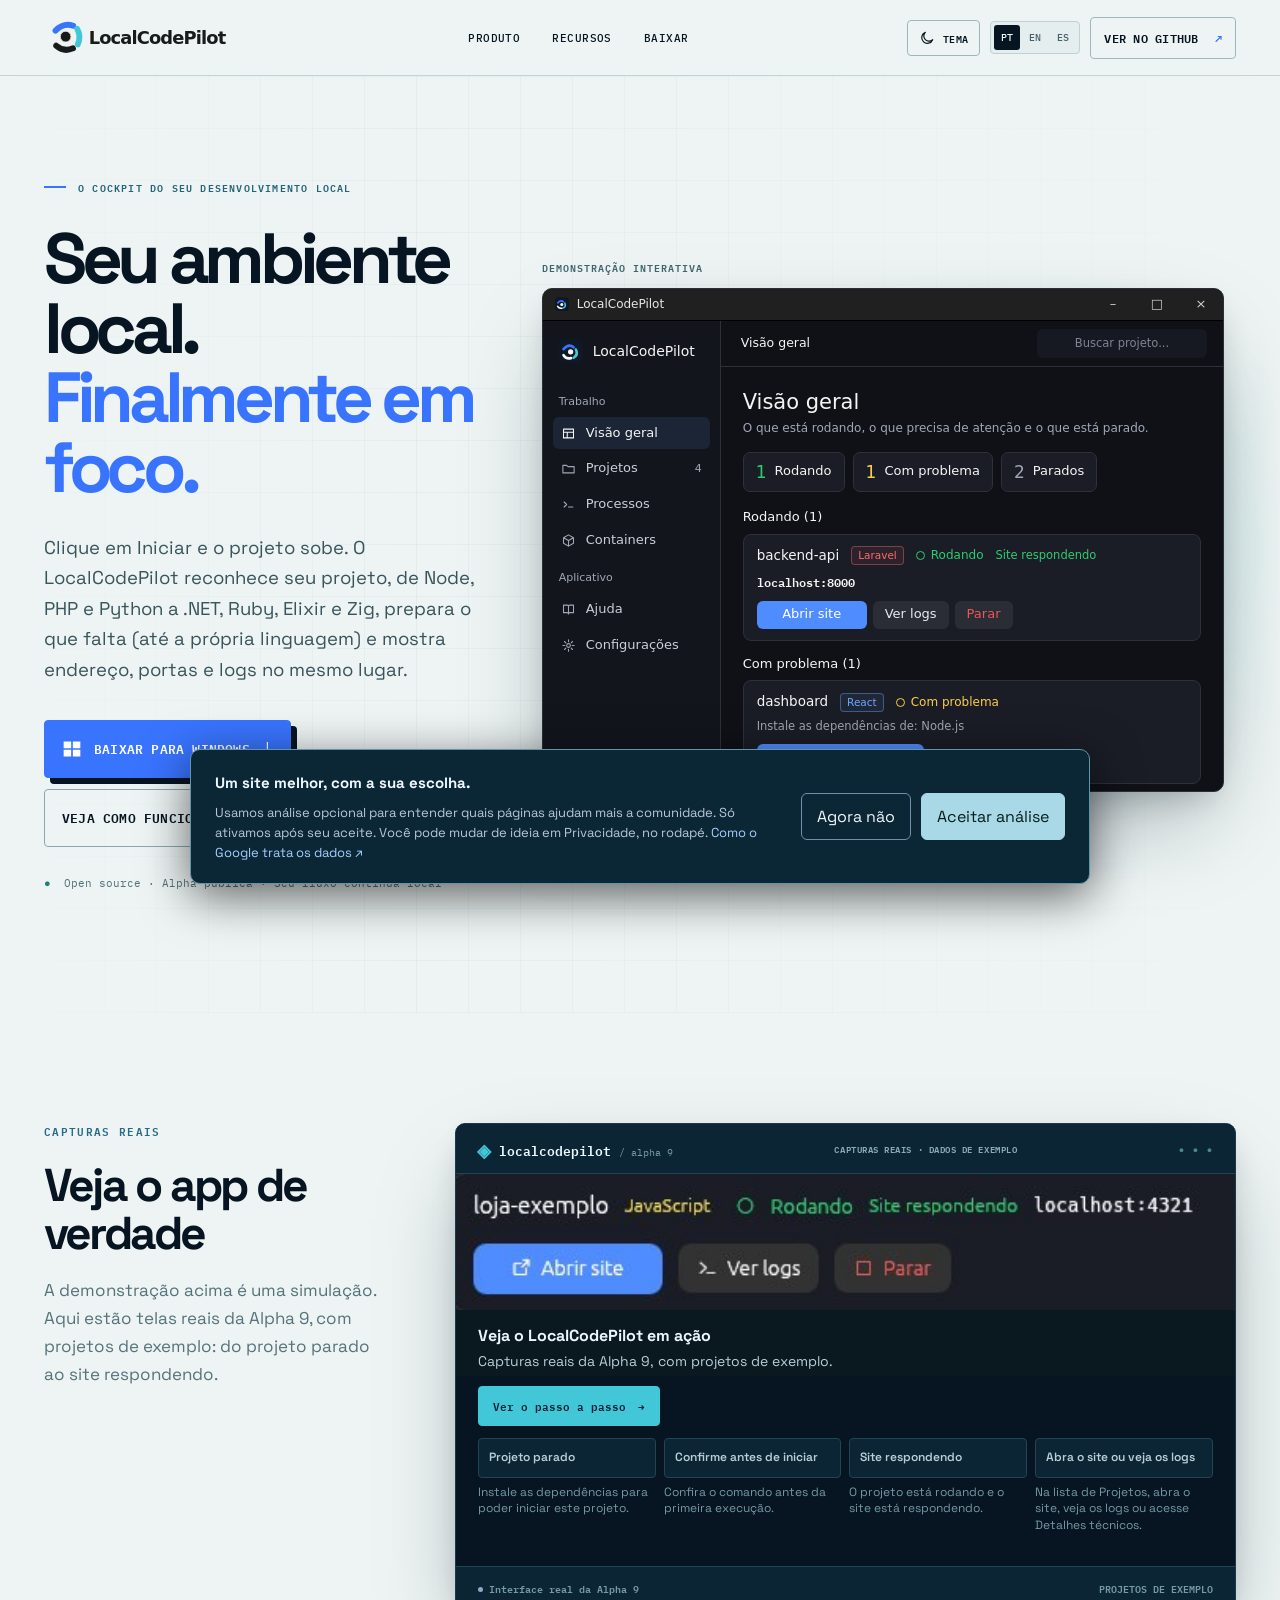
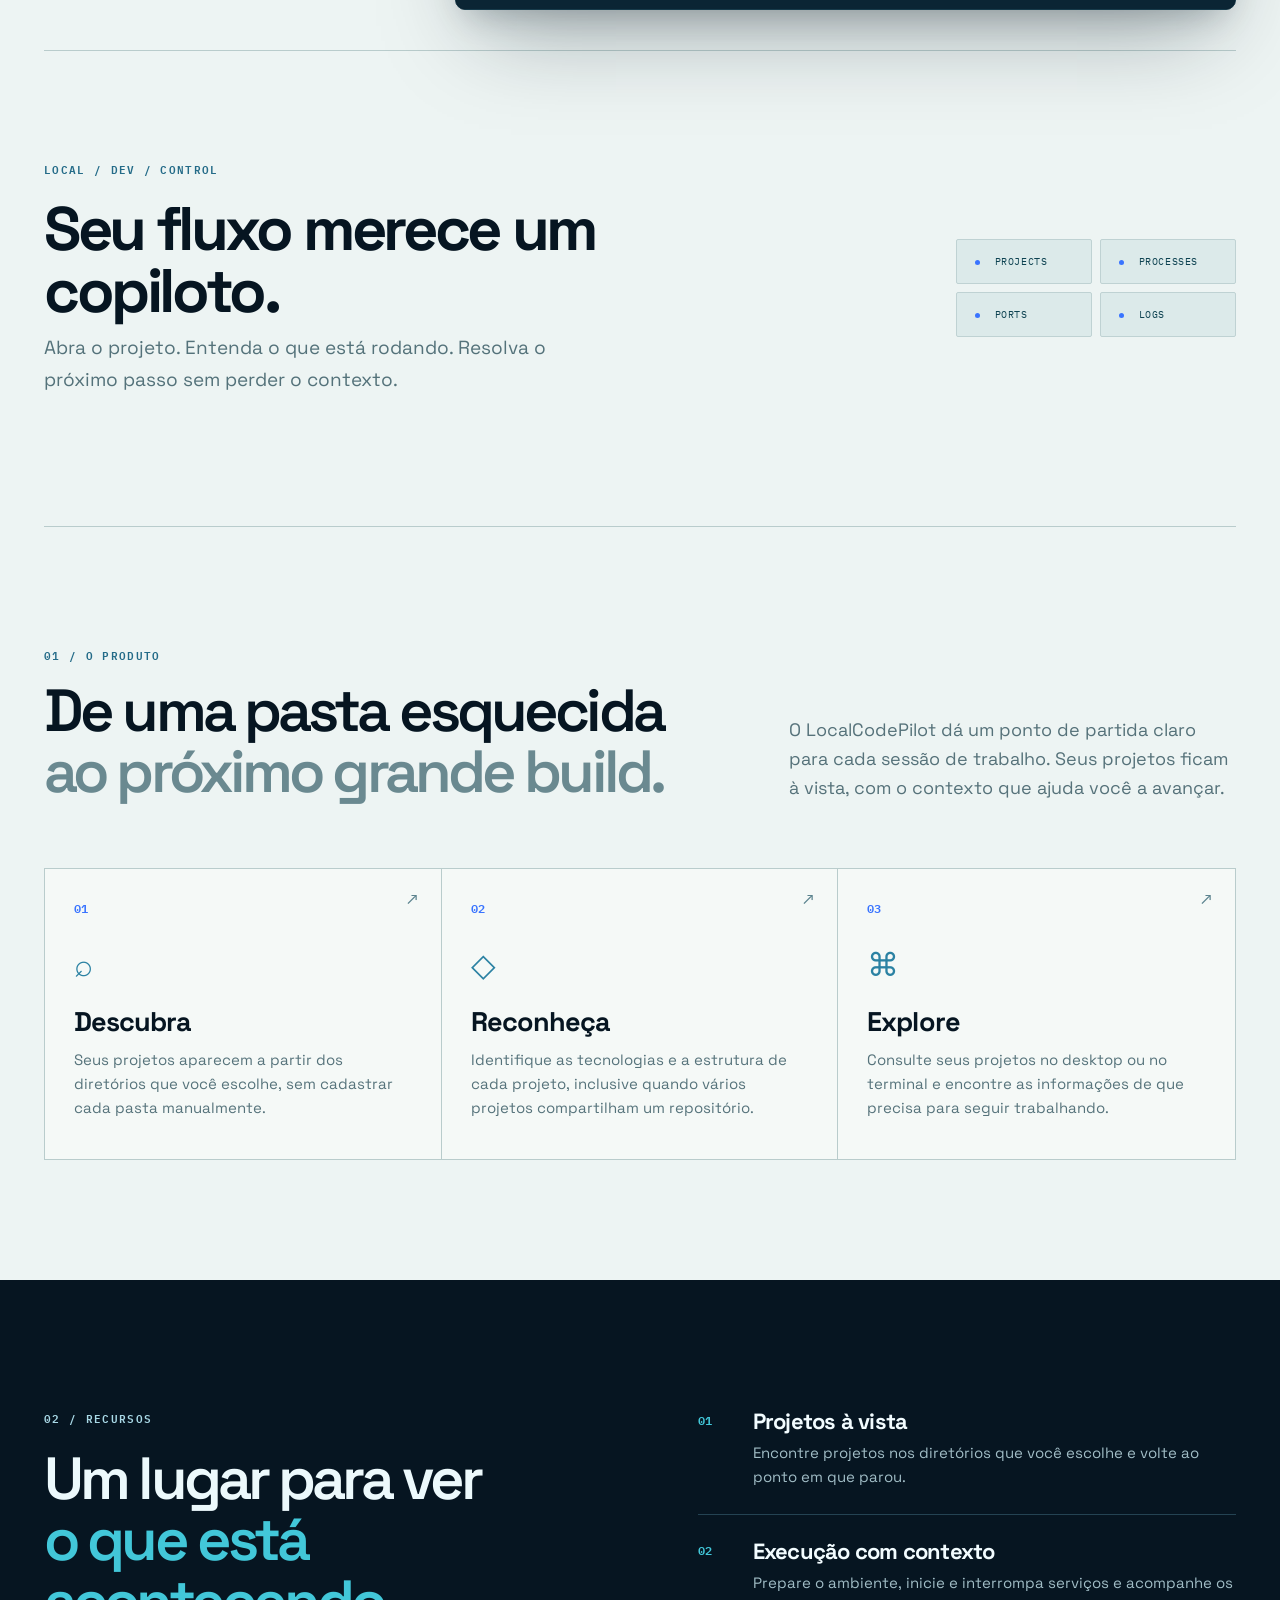
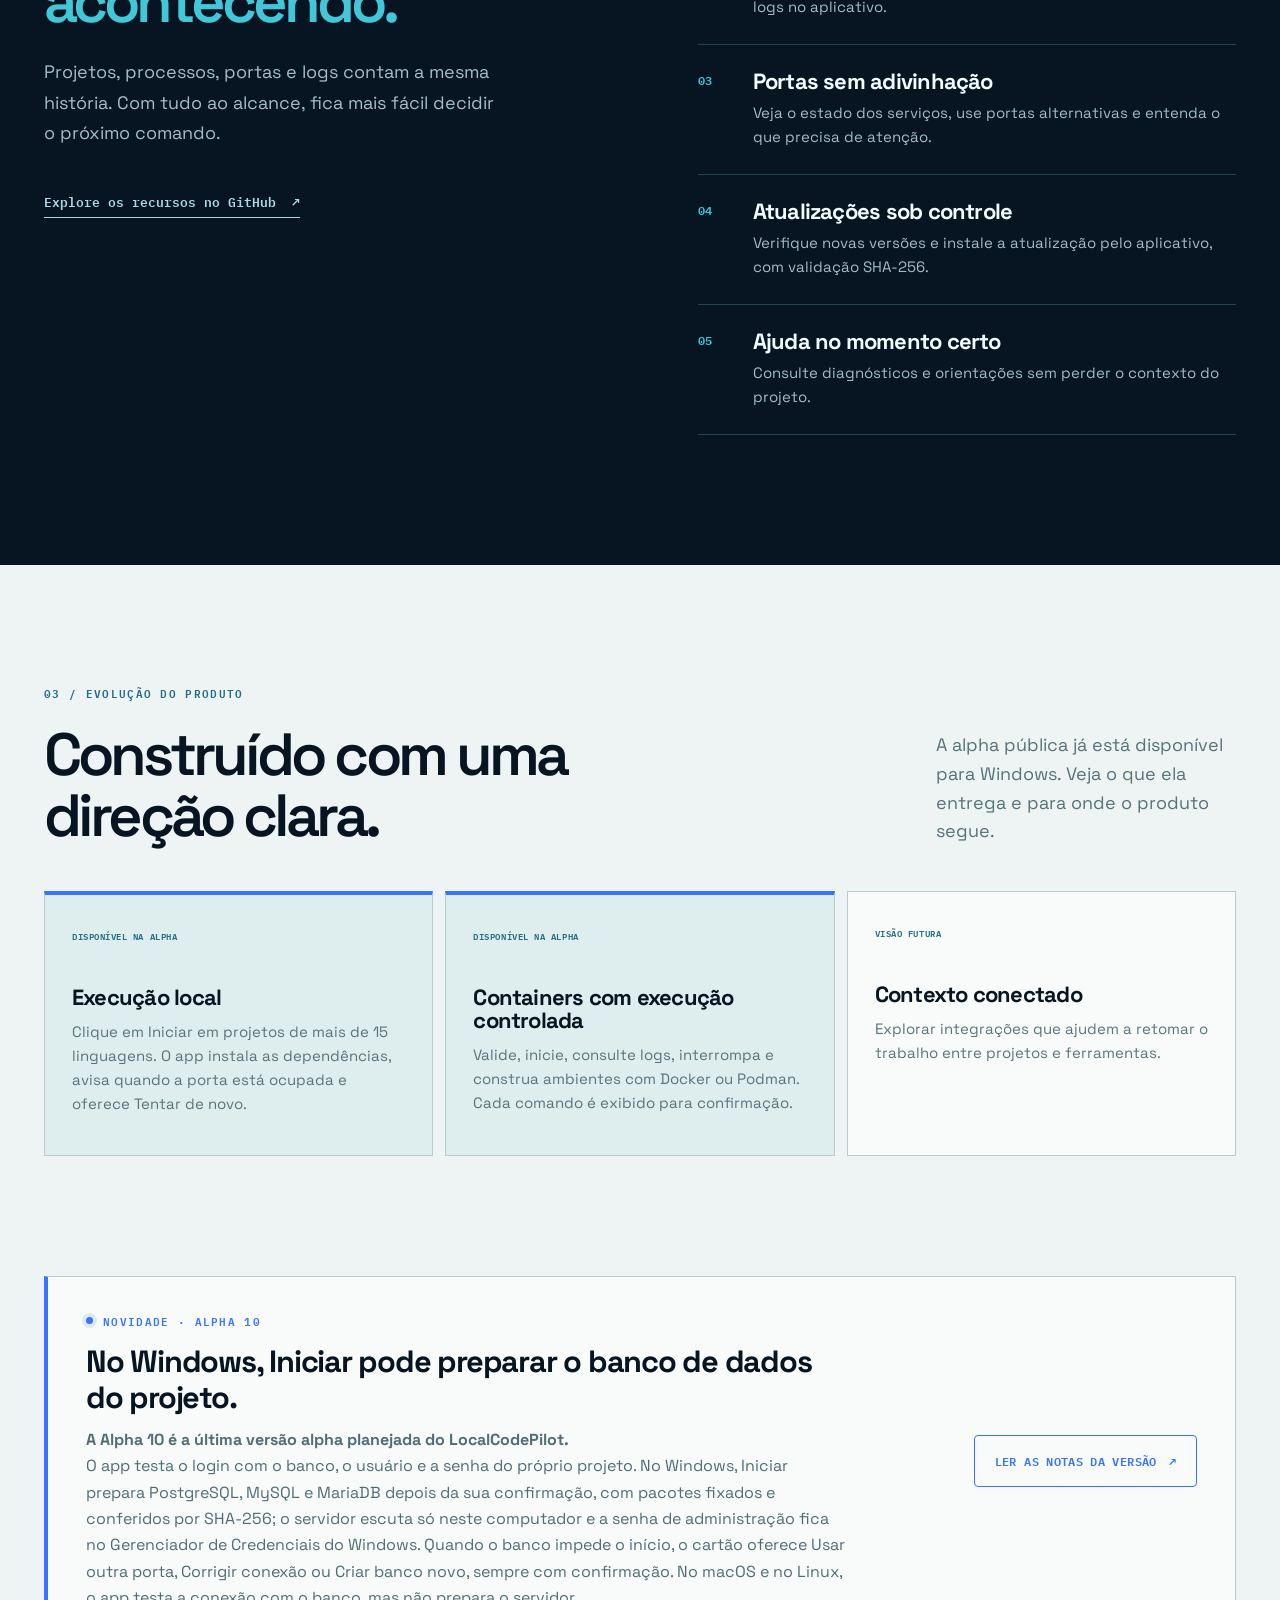
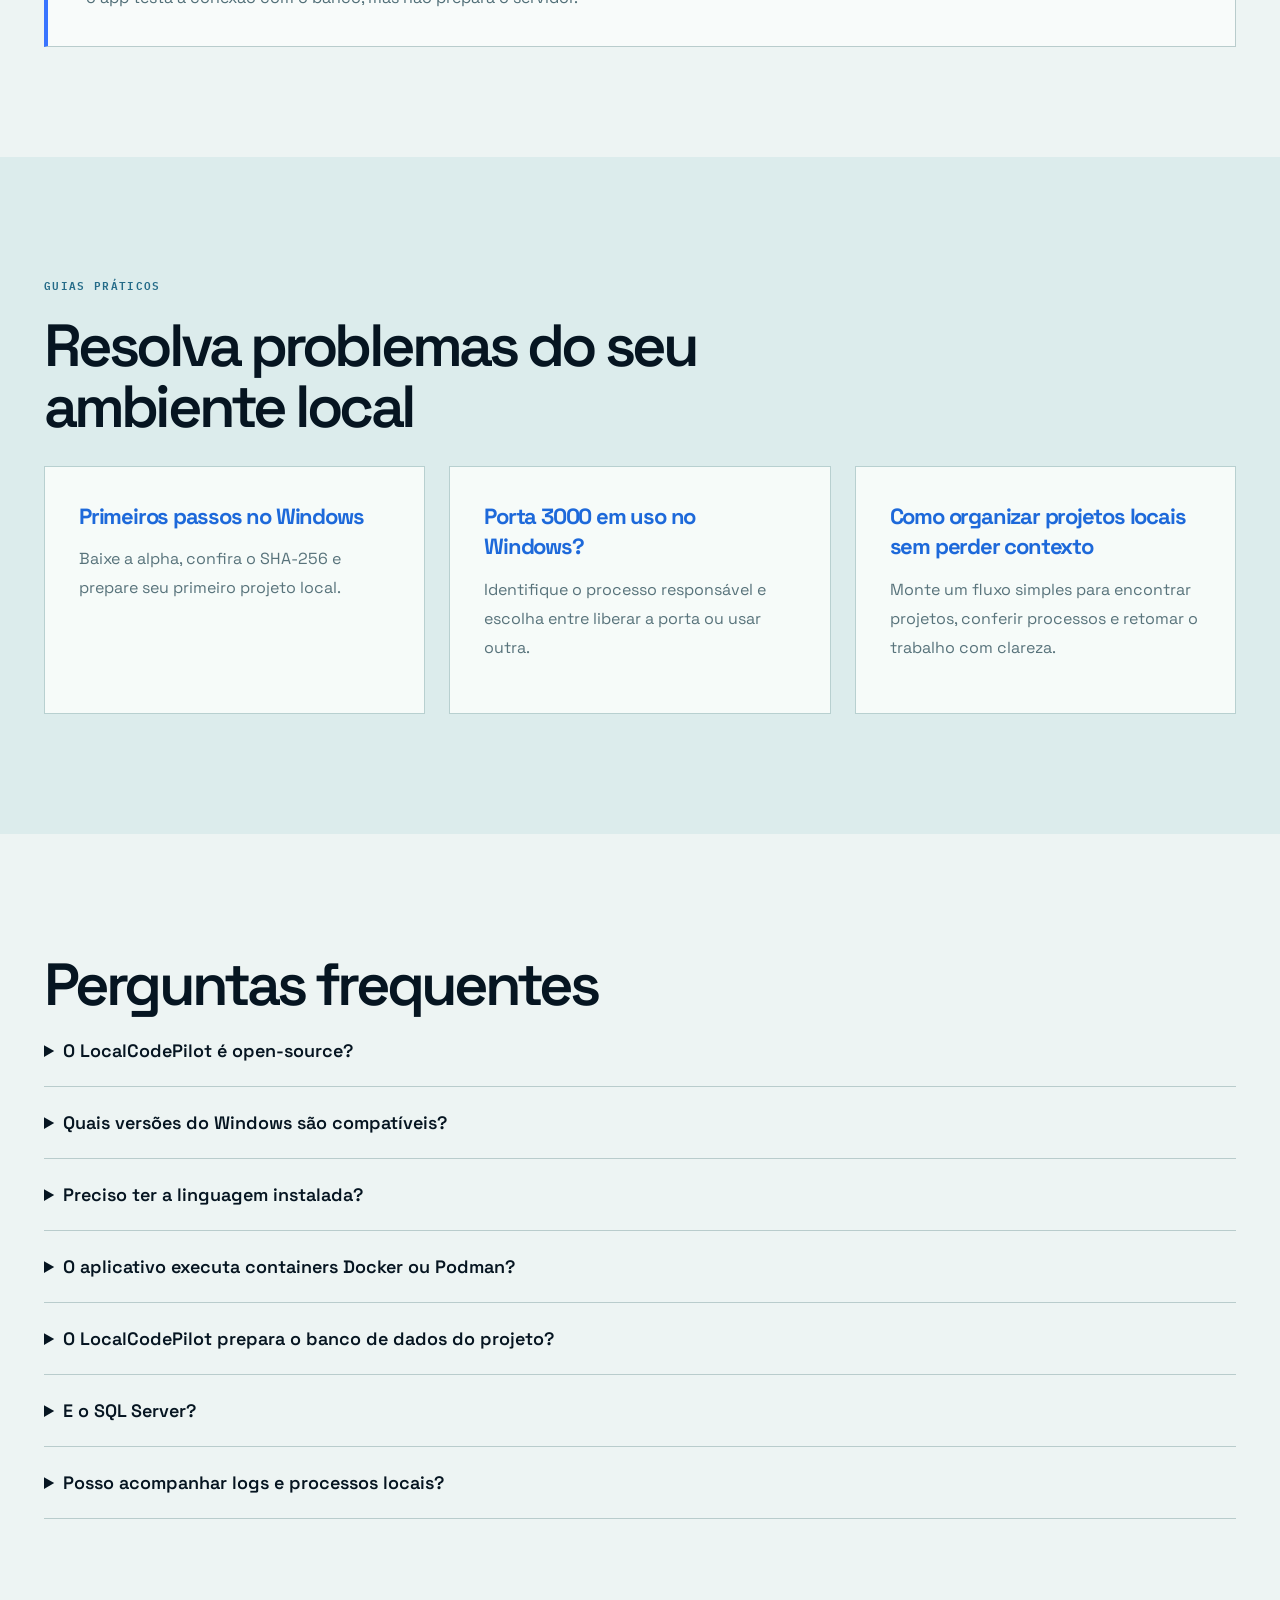
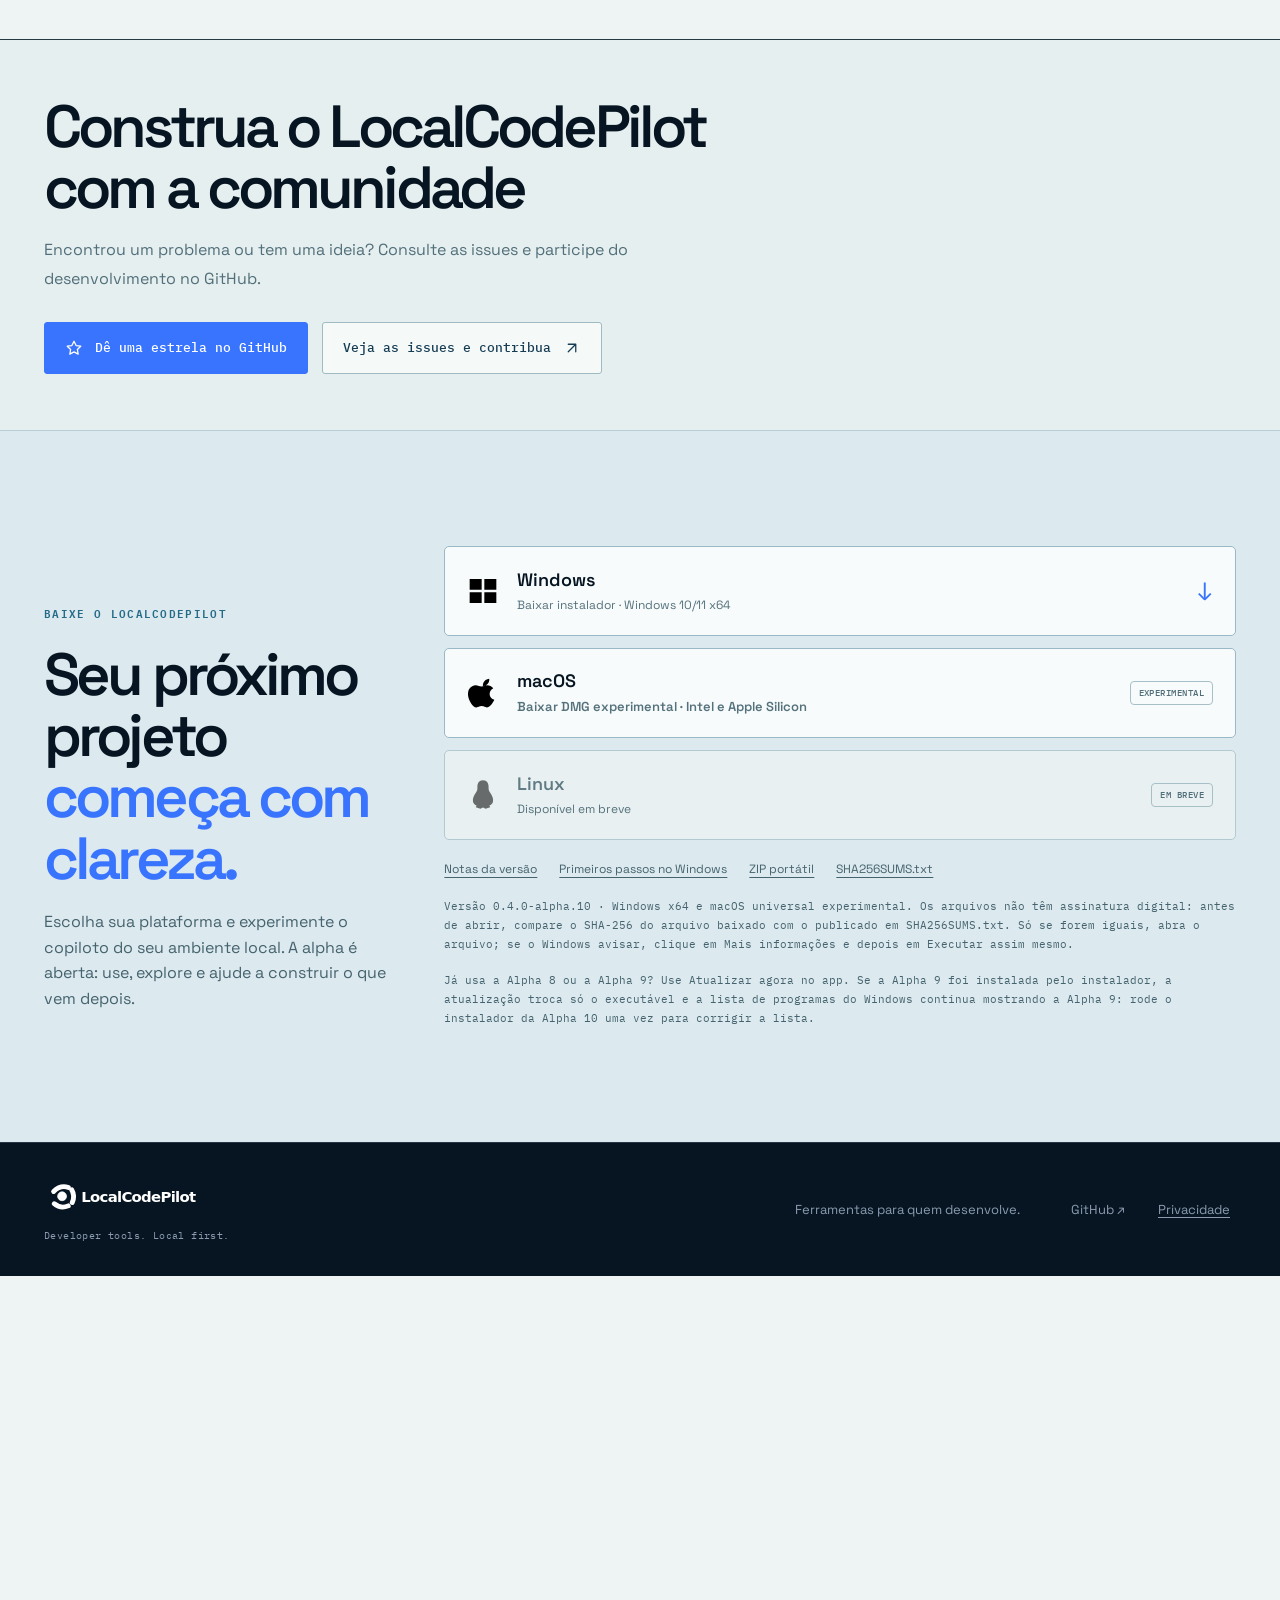
<file: index.html>
<!doctype html>
<html lang="pt-BR">
<head>
  <meta charset="utf-8">
  <meta http-equiv="Content-Security-Policy" content="base-uri 'none'; object-src 'none'; frame-src 'none'; form-action 'none'; connect-src 'self' https://www.google-analytics.com https://region1.google-analytics.com https://www.googletagmanager.com">
  <meta name="referrer" content="no-referrer">
  <meta name="viewport" content="width=device-width, initial-scale=1">
  <meta name="theme-color" content="#eaf2f2">
  <meta name="description" content="LocalCodePilot organiza projetos, processos, portas e logs do seu ambiente de desenvolvimento local. Conheça a ferramenta open source e baixe para Windows.">
  <title>LocalCodePilot | Projetos, processos e portas no Windows</title>
  <meta property="og:type" content="website">
  <meta property="og:site_name" content="LocalCodePilot">
  <meta property="og:url" content="https://localcodepilot.com.br/">
  <meta property="og:locale" content="pt_BR">
  <meta property="og:title" content="LocalCodePilot | Projetos, processos e portas no Windows">
  <meta property="og:description" content="LocalCodePilot organiza projetos, processos, portas e logs do seu ambiente de desenvolvimento local. Conheça a ferramenta open source e baixe para Windows.">
  <meta name="twitter:card" content="summary">
  <meta name="twitter:title" content="LocalCodePilot | Projetos, processos e portas no Windows">
  <meta name="twitter:description" content="LocalCodePilot organiza projetos, processos, portas e logs do seu ambiente de desenvolvimento local. Conheça a ferramenta open source e baixe para Windows.">
  <link rel="canonical" href="https://localcodepilot.com.br/">
  <link rel="alternate" hreflang="pt-BR" href="https://localcodepilot.com.br/">
  <link rel="alternate" hreflang="en" href="https://localcodepilot.com.br/en/">
  <link rel="alternate" hreflang="es" href="https://localcodepilot.com.br/es/">
  <link rel="alternate" hreflang="x-default" href="https://localcodepilot.com.br/">
  <link rel="icon" href="icon.svg" type="image/svg+xml">
  <script src="theme.js"></script>
  <link rel="stylesheet" href="styles.css">
  <link rel="stylesheet" href="experience.css">
  <script type="application/ld+json">{"@context":"https://schema.org","@type":"SoftwareApplication","name":"LocalCodePilot","url":"https://localcodepilot.com.br/","applicationCategory":"DeveloperApplication","operatingSystem":"Windows 10, Windows 11, macOS (experimental)","softwareVersion":"0.4.0-alpha.10","downloadUrl":"https://github.com/cjulio1993/LocalCodePilot/releases/tag/v0.4.0-alpha.10","description":"Aplicativo open source para organizar projetos, processos, portas e logs no ambiente local.","offers":{"@type":"Offer","price":"0","priceCurrency":"BRL"}}</script>
  <script src="navigation.js" defer></script>
  <script src="demo.js" defer></script>
  <script src="analytics.js" defer></script>
</head>
<body>
  <a class="skip" href="#conteudo">Pular para o conteúdo</a>
  <header class="site-header">
    <div class="wrap header-inner">
      <a class="brand" href="#inicio" aria-label="LocalCodePilot, início"><img src="logo.svg" alt="LocalCodePilot"></a>
      <nav aria-label="Navegação principal"><a href="#como-funciona">Produto</a><a href="#recursos">Recursos</a><a href="#comecar">Baixar</a></nav>
      <div class="header-actions">
        <button class="theme-toggle" id="theme-toggle" type="button" aria-label="Ativar tema escuro" aria-pressed="false"><span class="theme-icon" aria-hidden="true"></span><span class="theme-text">Tema</span></button>
        <div class="language-switch" role="group" aria-label="Idioma">
          <a href="./" lang="pt-BR" hreflang="pt-BR" aria-label="Português" aria-current="page">PT</a>
          <a href="en/" lang="en" hreflang="en" aria-label="English">EN</a>
          <a href="es/" lang="es" hreflang="es" aria-label="Español">ES</a>
        </div>
        <a class="header-github" href="https://github.com/cjulio1993/LocalCodePilot" target="_blank" rel="noopener noreferrer">Ver no GitHub <span aria-hidden="true">↗</span></a>
      </div>
    </div>
  </header>
  <main id="conteudo">
    <section class="hero wrap" id="inicio" aria-labelledby="hero-title">
      <div class="hero-copy">
        <div class="eyebrow"><span class="eyebrow-line"></span> O COCKPIT DO SEU DESENVOLVIMENTO LOCAL</div>
        <h1 id="hero-title">Seu ambiente local.<br><em>Finalmente em foco.</em></h1>
        <p class="lead">Clique em Iniciar e o projeto sobe. O LocalCodePilot reconhece seu projeto, de Node, PHP e Python a .NET, Ruby, Elixir e Zig, prepara o que falta (até a própria linguagem) e mostra endereço, portas e logs no mesmo lugar.</p>
        <div class="hero-actions"><a class="button primary platform-download" href="https://github.com/cjulio1993/LocalCodePilot/releases/download/v0.4.0-alpha.10/LocalCodePilotSetup-0.4.0-alpha.10-windows-x64.exe" target="_blank" rel="noopener noreferrer"><img src="windows.svg" alt="" width="20" height="20"><span>Baixar para Windows</span><span aria-hidden="true">↓</span></a><a class="button secondary" href="#como-funciona">Veja como funciona <span aria-hidden="true">↓</span></a></div>
        <p class="hero-note"><span aria-hidden="true">●</span> Open source · Alpha pública · Seu fluxo continua local</p>
      </div>
      <div class="product-stage">
        <p class="stage-caption"><span class="pulse" aria-hidden="true"></span>Demonstração interativa</p>
        <div class="app-window" id="app-demo" role="group" aria-label="Demonstração interativa do LocalCodePilot">
          <div class="app-titlebar" aria-hidden="true"><span class="app-title"><img src="icon.svg" alt="" width="14" height="14">LocalCodePilot</span><span class="app-winctl"><i>&#8211;</i><i>&#9633;</i><i>&#215;</i></span></div>
          <div class="app-body">
            <div class="app-sidebar" aria-hidden="true">
              <div class="app-brand"><img src="icon.svg" alt="" width="24" height="24"><span>LocalCodePilot</span></div>
              <p class="app-group">Trabalho</p>
              <span class="app-nav is-active"><svg viewBox="0 0 24 24" width="14" height="14" fill="none" stroke="currentColor" stroke-width="1.7" stroke-linecap="round" stroke-linejoin="round"><path d="M4 5h16v14H4zM4 10h16M10 10v9"/></svg><span>Visão geral</span></span>
              <span class="app-nav"><svg viewBox="0 0 24 24" width="14" height="14" fill="none" stroke="currentColor" stroke-width="1.7" stroke-linecap="round" stroke-linejoin="round"><path d="M3 7h6l2 2h10v10H3z"/></svg><span>Projetos</span><b>3</b></span>
              <span class="app-nav"><svg viewBox="0 0 24 24" width="14" height="14" fill="none" stroke="currentColor" stroke-width="1.7" stroke-linecap="round" stroke-linejoin="round"><path d="m5 8 4 4-4 4M12 16h7"/></svg><span>Processos</span></span>
              <span class="app-nav"><svg viewBox="0 0 24 24" width="14" height="14" fill="none" stroke="currentColor" stroke-width="1.7" stroke-linecap="round" stroke-linejoin="round"><path d="m12 3 8 4.5v9L12 21l-8-4.5v-9zM4 7.5l8 4.5 8-4.5M12 12v9"/></svg><span>Containers</span></span>
              <p class="app-group">Aplicativo</p>
              <span class="app-nav"><svg viewBox="0 0 24 24" width="14" height="14" fill="none" stroke="currentColor" stroke-width="1.7" stroke-linecap="round" stroke-linejoin="round"><path d="M4 5h6a2 2 0 0 1 2 2v12a2 2 0 0 0-2-2H4zM20 5h-6a2 2 0 0 0-2 2v12a2 2 0 0 1 2-2h6z"/></svg><span>Ajuda</span></span>
              <span class="app-nav"><svg viewBox="0 0 24 24" width="14" height="14" fill="none" stroke="currentColor" stroke-width="1.7" stroke-linecap="round" stroke-linejoin="round"><circle cx="12" cy="12" r="3"/><path d="M12 3v3M12 18v3M3 12h3M18 12h3M5.6 5.6l2.1 2.1M16.3 16.3l2.1 2.1M5.6 18.4l2.1-2.1M16.3 7.7l2.1-2.1"/></svg><span>Configurações</span></span>
            </div>
            <div class="app-main">
              <div class="app-topbar"><span>Visão geral</span><span class="app-search" aria-hidden="true">Buscar projeto...</span></div>
              <div class="app-content">
                <p class="app-h1">Visão geral</p>
                <p class="app-sub">O que está rodando, o que precisa de atenção e o que está parado.</p>
                <div class="app-stats"><span class="app-stat"><b class="is-ok" data-stat="running">1</b><span>Rodando</span></span><span class="app-stat"><b class="is-warn" data-stat="problem">1</b><span>Com problema</span></span><span class="app-stat"><b data-stat="stopped">1</b><span>Parados</span></span></div>
                <div class="app-list" id="app-list">
                  <p class="app-section">Rodando <span>(1)</span></p>
                  <article class="app-card"><div class="app-card-head"><strong>backend-api</strong><span class="app-tag tag-red">Laravel</span><span class="app-state is-ok"><i></i><span>Rodando</span></span><span class="app-note is-ok">Site respondendo</span><code>localhost:8000</code></div><div class="app-actions"><button class="app-btn is-primary" type="button" data-id="backend" data-action="open">Abrir site</button><button class="app-btn" type="button" data-id="backend" data-action="logs">Ver logs</button><button class="app-btn is-danger" type="button" data-id="backend" data-action="stop">Parar</button></div></article>
                  <p class="app-section">Com problema <span>(1)</span></p>
                  <article class="app-card"><div class="app-card-head"><strong>dashboard</strong><span class="app-tag tag-blue">React</span><span class="app-state is-warn"><i></i><span>Com problema</span></span><span class="app-note">Instale as dependências de: Node.js</span></div><div class="app-actions"><button class="app-btn is-primary" type="button" data-id="dashboard" data-action="install">Instalar dependências</button></div></article>
                  <p class="app-section">Parados <span>(1)</span></p>
                  <article class="app-card"><div class="app-card-head"><strong>frontend-app</strong><span class="app-tag tag-yellow">Node.js</span><span class="app-state"><i></i><span>Parado</span></span></div><div class="app-actions"><button class="app-btn is-primary" type="button" data-id="frontend" data-action="start">Iniciar</button></div></article>
                </div>
              </div>
              <div class="app-logs" id="app-logs" hidden></div>
              <p class="app-toast" id="app-toast" role="status" hidden></p>
            </div>
          </div>
          <div class="app-dialog-layer" id="app-dialog" hidden></div>
        </div>
        <p class="stage-note">Simulação no navegador: nenhum comando real é executado.</p>
      </div>
    </section>
    <section class="real-captures wrap" id="capturas" aria-labelledby="captures-title">
      <div class="real-captures-intro"><p class="section-kicker">CAPTURAS REAIS</p><h2 id="captures-title">Veja o app de verdade</h2><p>A demonstração acima é uma simulação. Aqui estão telas reais da Alpha 9, com projetos de exemplo: do projeto parado ao site respondendo.</p></div>
      <div class="real-captures-stage">
        <div class="product-window real-demo" id="demo-real" role="region" aria-label="Capturas reais do LocalCodePilot">
          <div class="window-top"><span class="window-mark"><span>◈</span> localcodepilot <small>/ alpha 9</small></span><span class="window-caption">CAPTURAS REAIS · DADOS DE EXEMPLO</span><span class="window-controls" aria-hidden="true">● ● ●</span></div>
          <figure class="real-demo-figure">
            <picture>
              <source id="real-demo-mobile" media="(max-width: 640px)" srcset="demo/demo-3-rodando-m.jpg" width="494" height="86">
              <img id="real-demo-image" src="demo/demo-3-rodando.jpg" width="1264" height="792" fetchpriority="high" decoding="async" alt="Projeto de exemplo loja-exemplo Rodando, com Site respondendo em localhost:4321 e as ações Abrir site, Ver logs e Parar.">
            </picture>
            <figcaption aria-live="polite" aria-atomic="true">
              <span class="real-demo-counter" id="real-demo-counter" hidden></span>
              <strong id="real-demo-title" tabindex="-1">Veja o LocalCodePilot em ação</strong>
              <span id="real-demo-caption">Capturas reais da Alpha 9, com projetos de exemplo.</span>
              <span class="real-demo-lang">A interface do aplicativo está em português.</span>
            </figcaption>
          </figure>
          <div class="real-demo-controls">
            <button type="button" id="real-demo-start" class="demo-run" hidden>Ver o passo a passo <span aria-hidden="true">→</span></button>
            <button type="button" id="real-demo-prev" class="demo-reset" hidden>Anterior</button>
            <button type="button" id="real-demo-next" class="demo-run" hidden>Próximo</button>
          </div>
          <ol class="real-demo-steps" aria-label="Passo a passo">
            <li><button type="button" data-step="0" disabled>Projeto parado</button><p>Instale as dependências para poder iniciar este projeto.</p></li>
            <li><button type="button" data-step="1" disabled>Confirme antes de iniciar</button><p>Confira o comando antes da primeira execução.</p></li>
            <li><button type="button" data-step="2" disabled>Site respondendo</button><p>O projeto está rodando e o site está respondendo.</p></li>
            <li><button type="button" data-step="3" disabled>Abra o site ou veja os logs</button><p>Na lista de Projetos, abra o site, veja os logs ou acesse Detalhes técnicos.</p></li>
          </ol>
          <div class="terminal-footer"><span>Interface real da Alpha 9</span><span>PROJETOS DE EXEMPLO</span></div>
        </div>
      </div>
    </section>
    <section class="diagnostic-band wrap" aria-labelledby="diagnostic-title"><div><p class="section-kicker">LOCAL / DEV / CONTROL</p><h2 id="diagnostic-title">Seu fluxo merece um copiloto.</h2><p>Abra o projeto. Entenda o que está rodando. Resolva o próximo passo sem perder o contexto.</p></div><div class="diagnostic-chips" aria-hidden="true"><span><i></i> PROJECTS</span><span><i></i> PROCESSES</span><span><i></i> PORTS</span><span><i></i> LOGS</span></div></section>
    <section class="section wrap" id="como-funciona"><div class="section-intro"><p class="section-kicker">01 / O PRODUTO</p><h2>De uma pasta esquecida<br><span>ao próximo grande build.</span></h2><p>O LocalCodePilot dá um ponto de partida claro para cada sessão de trabalho. Seus projetos ficam à vista, com o contexto que ajuda você a avançar.</p></div>
      <div class="steps"><article><span class="step-no">01</span><div class="step-icon">⌕</div><h3>Descubra</h3><p>Seus projetos aparecem a partir dos diretórios que você escolhe, sem cadastrar cada pasta manualmente.</p></article><article><span class="step-no">02</span><div class="step-icon">◇</div><h3>Reconheça</h3><p>Identifique as tecnologias e a estrutura de cada projeto, inclusive quando vários projetos compartilham um repositório.</p></article><article><span class="step-no">03</span><div class="step-icon">⌘</div><h3>Explore</h3><p>Consulte seus projetos no desktop ou no terminal e encontre as informações de que precisa para seguir trabalhando.</p></article></div>
    </section>
    <section class="feature-section" id="recursos"><div class="wrap feature-grid"><div><p class="section-kicker">02 / RECURSOS</p><h2>Um lugar para ver<br><span>o que está acontecendo.</span></h2><p class="feature-lead">Projetos, processos, portas e logs contam a mesma história. Com tudo ao alcance, fica mais fácil decidir o próximo comando.</p><a class="text-link" href="https://github.com/cjulio1993/LocalCodePilot#linguagens-e-projetos" target="_blank" rel="noopener noreferrer">Explore os recursos no GitHub <span>↗</span></a></div><div class="feature-list"><div><span>01</span><div><h3>Projetos à vista</h3><p>Encontre projetos nos diretórios que você escolhe e volte ao ponto em que parou.</p></div></div><div><span>02</span><div><h3>Execução com contexto</h3><p>Prepare o ambiente, inicie e interrompa serviços e acompanhe os logs no aplicativo.</p></div></div><div><span>03</span><div><h3>Portas sem adivinhação</h3><p>Veja o estado dos serviços, use portas alternativas e entenda o que precisa de atenção.</p></div></div><div><span>04</span><div><h3>Atualizações sob controle</h3><p>Verifique novas versões e instale a atualização pelo aplicativo, com validação SHA-256.</p></div></div><div><span>05</span><div><h3>Ajuda no momento certo</h3><p>Consulte diagnósticos e orientações sem perder o contexto do projeto.</p></div></div></div></div></section>
    <section class="roadmap wrap"><p class="section-kicker">03 / EVOLUÇÃO DO PRODUTO</p><div class="roadmap-head"><h2>Construído com uma direção clara.</h2><p>A alpha pública já está disponível para Windows. Veja o que ela entrega e para onde o produto segue.</p></div><div class="roadmap-grid"><div class="roadmap-card now"><span class="badge">DISPONÍVEL NA ALPHA</span><h3>Execução local</h3><p>Clique em Iniciar em projetos de mais de 15 linguagens. O app instala as dependências, avisa quando a porta está ocupada e oferece Tentar de novo.</p></div><div class="roadmap-card now"><span class="badge">DISPONÍVEL NA ALPHA</span><h3>Containers com execução controlada</h3><p>Valide, inicie, consulte logs, interrompa e construa ambientes com Docker ou Podman. Cada comando é exibido para confirmação.</p></div><div class="roadmap-card"><span class="badge muted">VISÃO FUTURA</span><h3>Contexto conectado</h3><p>Explorar integrações que ajudem a retomar o trabalho entre projetos e ferramentas.</p></div></div></section>
    <section class="release-callout wrap" id="novidades" aria-labelledby="release-title"><div class="release-copy"><p class="release-tag"><span aria-hidden="true"></span>Novidade · Alpha 10</p><h2 id="release-title">No Windows, Iniciar pode preparar o banco de dados do projeto.</h2><p><strong>A Alpha 10 é a última versão alpha planejada do LocalCodePilot.</strong></p><p>O app testa o login com o banco, o usuário e a senha do próprio projeto. No Windows, Iniciar prepara PostgreSQL, MySQL e MariaDB depois da sua confirmação, com pacotes fixados e conferidos por SHA-256; o servidor escuta só neste computador e a senha de administração fica no Gerenciador de Credenciais do Windows. Quando o banco impede o início, o cartão oferece Usar outra porta, Corrigir conexão ou Criar banco novo, sempre com confirmação. No macOS e no Linux, o app testa a conexão com o banco, mas não prepara o servidor.</p></div><a class="release-link" href="https://github.com/cjulio1993/LocalCodePilot/releases/tag/v0.4.0-alpha.10" target="_blank" rel="noopener noreferrer">Ler as notas da versão <span aria-hidden="true">↗</span></a></section>
    <section class="section wrap seo-guides" id="guias" aria-labelledby="guides-title">
      <p class="section-kicker">GUIAS PRÁTICOS</p><h2 id="guides-title">Resolva problemas do seu ambiente local</h2>
      <div class="guide-grid">
        <article><h3><a href="docs/primeiros-passos/">Primeiros passos no Windows</a></h3><p>Baixe a alpha, confira o SHA-256 e prepare seu primeiro projeto local.</p></article>
        <article><h3><a href="blog/porta-em-uso-windows/">Porta 3000 em uso no Windows?</a></h3><p>Identifique o processo responsável e escolha entre liberar a porta ou usar outra.</p></article>
        <article><h3><a href="blog/organizar-projetos-locais/">Como organizar projetos locais sem perder contexto</a></h3><p>Monte um fluxo simples para encontrar projetos, conferir processos e retomar o trabalho com clareza.</p></article>
      </div>
    </section>
    <section class="section wrap faq" id="perguntas" aria-labelledby="faq-title"><h2 id="faq-title">Perguntas frequentes</h2>
      <details><summary>O LocalCodePilot é open-source?</summary><p>Sim. O código está disponível no GitHub para consulta e contribuição. Consulte a licença do repositório para os termos de uso.</p></details>
      <details><summary>Quais versões do Windows são compatíveis?</summary><p>A alpha pública está disponível para Windows 10 e 11 x64. Um DMG universal experimental também está disponível para Macs Intel e Apple Silicon; Linux permanece fora desta publicação.</p></details>
      <details><summary>Preciso ter a linguagem instalada?</summary><p>Nem sempre. Quando falta a linguagem, o cartão do projeto mostra Preparar ambiente, que instala pelo winget depois da sua confirmação. A instalação foi validada com Clojure, Haskell e Zig; para as demais linguagens, ela ainda está em validação.</p></details>
      <details><summary>O aplicativo executa containers Docker ou Podman?</summary><p>Sim. A Alpha 10 executa operações de Compose com Docker ou Podman depois de mostrar o comando e pedir confirmação, e protege um projeto de mexer nos containers de outro. O motor precisa estar instalado e em execução.</p></details>
      <details><summary>O LocalCodePilot prepara o banco de dados do projeto?</summary><p>No Windows, sim: ao clicar em Iniciar, o app pode preparar PostgreSQL, MySQL ou MariaDB depois da sua confirmação, e o projeto só inicia depois que o banco aceita os dados de acesso dele. Um banco que já responde na porta do projeto só tem o login testado: nada é criado, alterado ou parado. No macOS e no Linux, o app testa a conexão, mas não prepara o servidor. O app não cria tabelas: as migrations continuam com você.</p></details>
      <details><summary>E o SQL Server?</summary><p>O login do projeto é testado. No Windows, com o Docker ou o Podman prontos, Iniciar pode criar um container do SQL Server 2022 Developer depois que você marcar que leu e aceita os termos de licença da Microsoft; o app nunca aceita por você. Esse preparo foi testado em Linux com Docker e ainda não foi testado de ponta a ponta no Windows.</p></details>
      <details><summary>Posso acompanhar logs e processos locais?</summary><p>Sim. A alpha permite iniciar e interromper serviços compatíveis, acompanhar logs e trabalhar com portas alternativas. A compatibilidade depende da tecnologia e dos requisitos do projeto.</p></details>
    </section>
    <section class="section wrap community" id="comunidade">
      <div class="community-copy"><h2>Construa o LocalCodePilot com a comunidade</h2><p>Encontrou um problema ou tem uma ideia? Consulte as issues e participe do desenvolvimento no GitHub.</p></div>
      <div class="community-actions">
        <a class="community-action community-star" href="https://github.com/cjulio1993/LocalCodePilot" target="_blank" rel="noopener noreferrer"><svg aria-hidden="true" width="18" height="18" viewBox="0 0 24 24" fill="none" stroke="currentColor" stroke-width="1.7" stroke-linejoin="round"><path d="m12 3 2.8 5.7 6.2.9-4.5 4.4 1.1 6.2-5.6-3-5.6 3 1.1-6.2L3 9.6l6.2-.9Z"/></svg><span>Dê uma estrela no GitHub</span></a>
        <a class="community-action community-contribute" href="https://github.com/cjulio1993/LocalCodePilot/issues" target="_blank" rel="noopener noreferrer"><span>Veja as issues e contribua</span><svg aria-hidden="true" width="18" height="18" viewBox="0 0 24 24" fill="none" stroke="currentColor" stroke-width="1.7" stroke-linecap="round" stroke-linejoin="round"><path d="M7 17 17 7M7 7h10v10"/></svg></a>
      </div>
    </section>
    <section class="cta-section" id="comecar"><div class="wrap cta-inner"><div><p class="section-kicker">BAIXE O LOCALCODEPILOT</p><h2>Seu próximo projeto<br><em>começa com clareza.</em></h2><p>Escolha sua plataforma e experimente o copiloto do seu ambiente local. A alpha é aberta: use, explore e ajude a construir o que vem depois.</p></div><div class="cta-links platform-downloads">
      <a class="platform-card platform-available" href="https://github.com/cjulio1993/LocalCodePilot/releases/download/v0.4.0-alpha.10/LocalCodePilotSetup-0.4.0-alpha.10-windows-x64.exe" target="_blank" rel="noopener noreferrer"><img src="windows.svg" alt="" width="32" height="32"><span class="platform-copy"><strong>Windows</strong><span>Baixar instalador · Windows 10/11 x64</span></span><span class="platform-arrow" aria-hidden="true">↓</span></a>
      <a class="platform-card platform-available platform-download" href="https://github.com/cjulio1993/LocalCodePilot/releases/download/v0.4.0-alpha.10/LocalCodePilot-0.4.0-alpha.10-macos-universal.dmg" target="_blank" rel="noopener noreferrer"><img src="macos.svg" alt="" width="32" height="32"><span class="platform-copy"><strong>macOS</strong><span>Baixar DMG experimental · Intel e Apple Silicon</span></span><span class="platform-badge">EXPERIMENTAL</span></a>
      <div class="platform-card platform-soon"><img src="linux.svg" alt="" width="32" height="32"><span class="platform-copy"><strong>Linux</strong><span>Disponível em breve</span></span><span class="platform-badge">EM BREVE</span></div>
      <div class="download-details"><a href="https://github.com/cjulio1993/LocalCodePilot/releases/tag/v0.4.0-alpha.10" target="_blank" rel="noopener noreferrer">Notas da versão</a><a href="docs/primeiros-passos/">Primeiros passos no Windows</a><a href="https://github.com/cjulio1993/LocalCodePilot/releases/download/v0.4.0-alpha.10/LocalCodePilot-0.4.0-alpha.10-windows-x64.zip" target="_blank" rel="noopener noreferrer">ZIP portátil</a><a href="https://github.com/cjulio1993/LocalCodePilot/releases/download/v0.4.0-alpha.10/SHA256SUMS.txt" target="_blank" rel="noopener noreferrer">SHA256SUMS.txt</a></div>
      <small>Versão 0.4.0-alpha.10 · Windows x64 e macOS universal experimental. Os arquivos não têm assinatura digital: antes de abrir, compare o SHA-256 do arquivo baixado com o publicado em SHA256SUMS.txt. Só se forem iguais, abra o arquivo; se o Windows avisar, clique em Mais informações e depois em Executar assim mesmo.</small>
      <small>Já usa a Alpha 8 ou a Alpha 9? Use Atualizar agora no app. Se a Alpha 9 foi instalada pelo instalador, a atualização troca só o executável e a lista de programas do Windows continua mostrando a Alpha 9: rode o instalador da Alpha 10 uma vez para corrigir a lista.</small></div></div></section>
  </main>
  <footer class="site-footer"><div class="wrap footer-inner"><div class="footer-brand"><img src="logo.svg" alt="LocalCodePilot"><p>Developer tools. Local first.</p></div><p class="footer-mission">Ferramentas para quem desenvolve.</p><a href="https://github.com/cjulio1993/LocalCodePilot" target="_blank" rel="noopener noreferrer">GitHub ↗</a><button class="privacy-link" id="privacy-settings" type="button">Privacidade</button></div></footer>
  <aside class="privacy-banner" id="privacy-banner" aria-label="Preferências de privacidade" hidden>
    <div class="privacy-copy"><strong>Um site melhor, com a sua escolha.</strong><p>Usamos análise opcional para entender quais páginas ajudam mais a comunidade. Só ativamos após seu aceite. Você pode mudar de ideia em Privacidade, no rodapé. <a href="https://policies.google.com/privacy" target="_blank" rel="noopener noreferrer">Como o Google trata os dados ↗</a></p></div>
    <div class="privacy-actions"><button id="privacy-decline" type="button">Agora não</button><button id="privacy-accept" type="button">Aceitar análise</button></div>
  </aside>
</body>
</html>
</file>
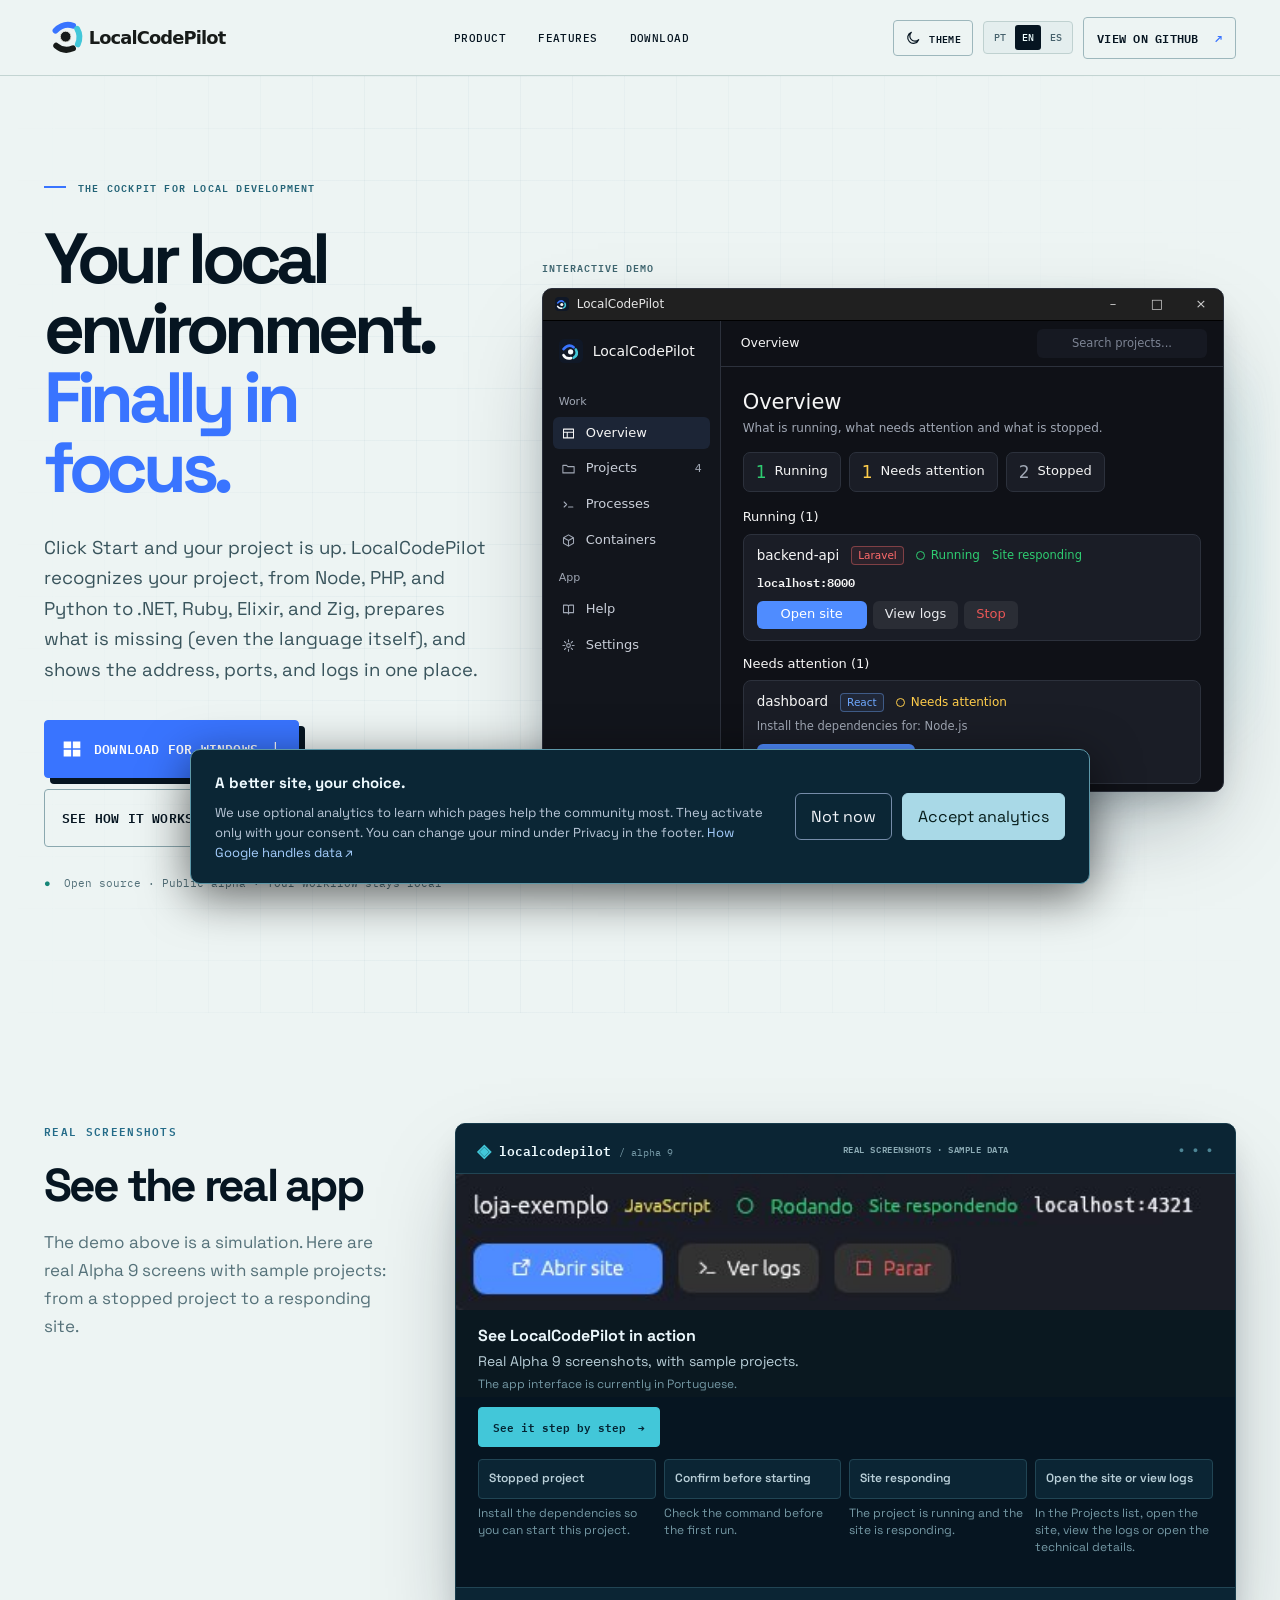
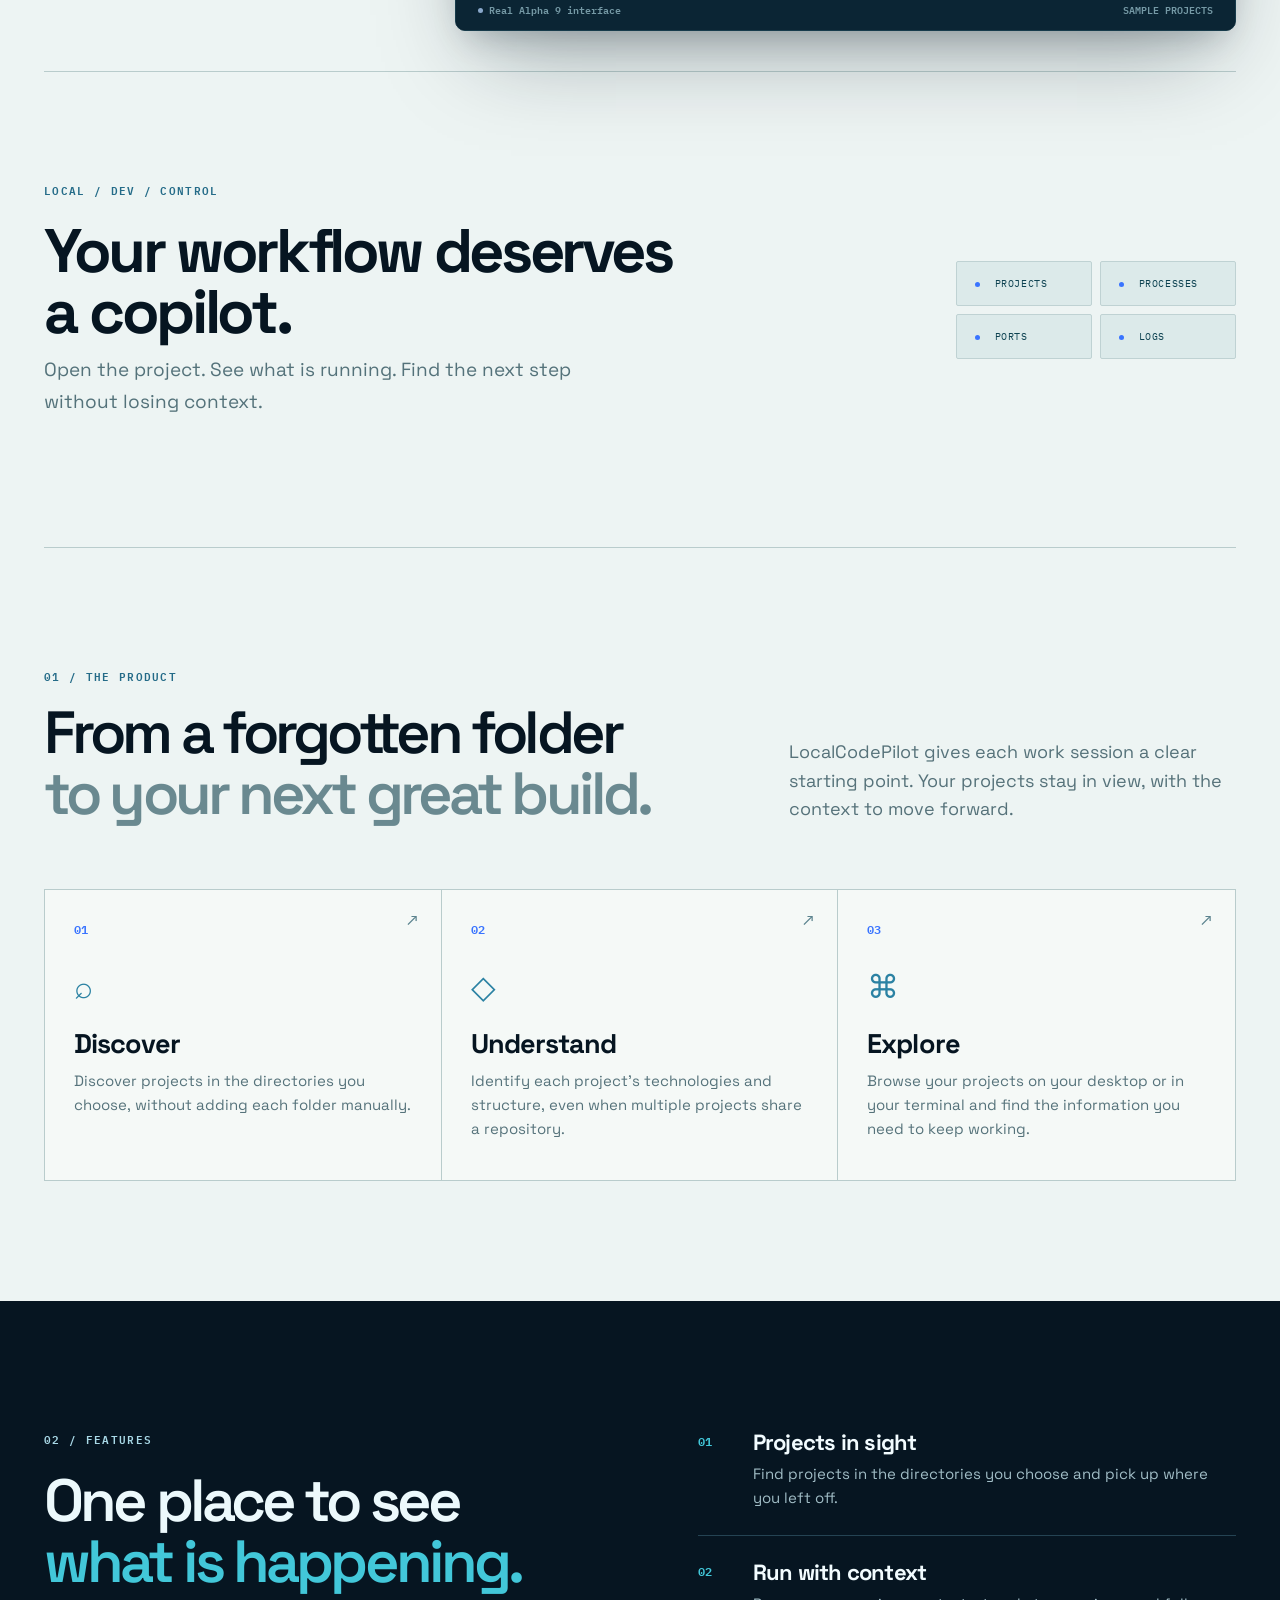
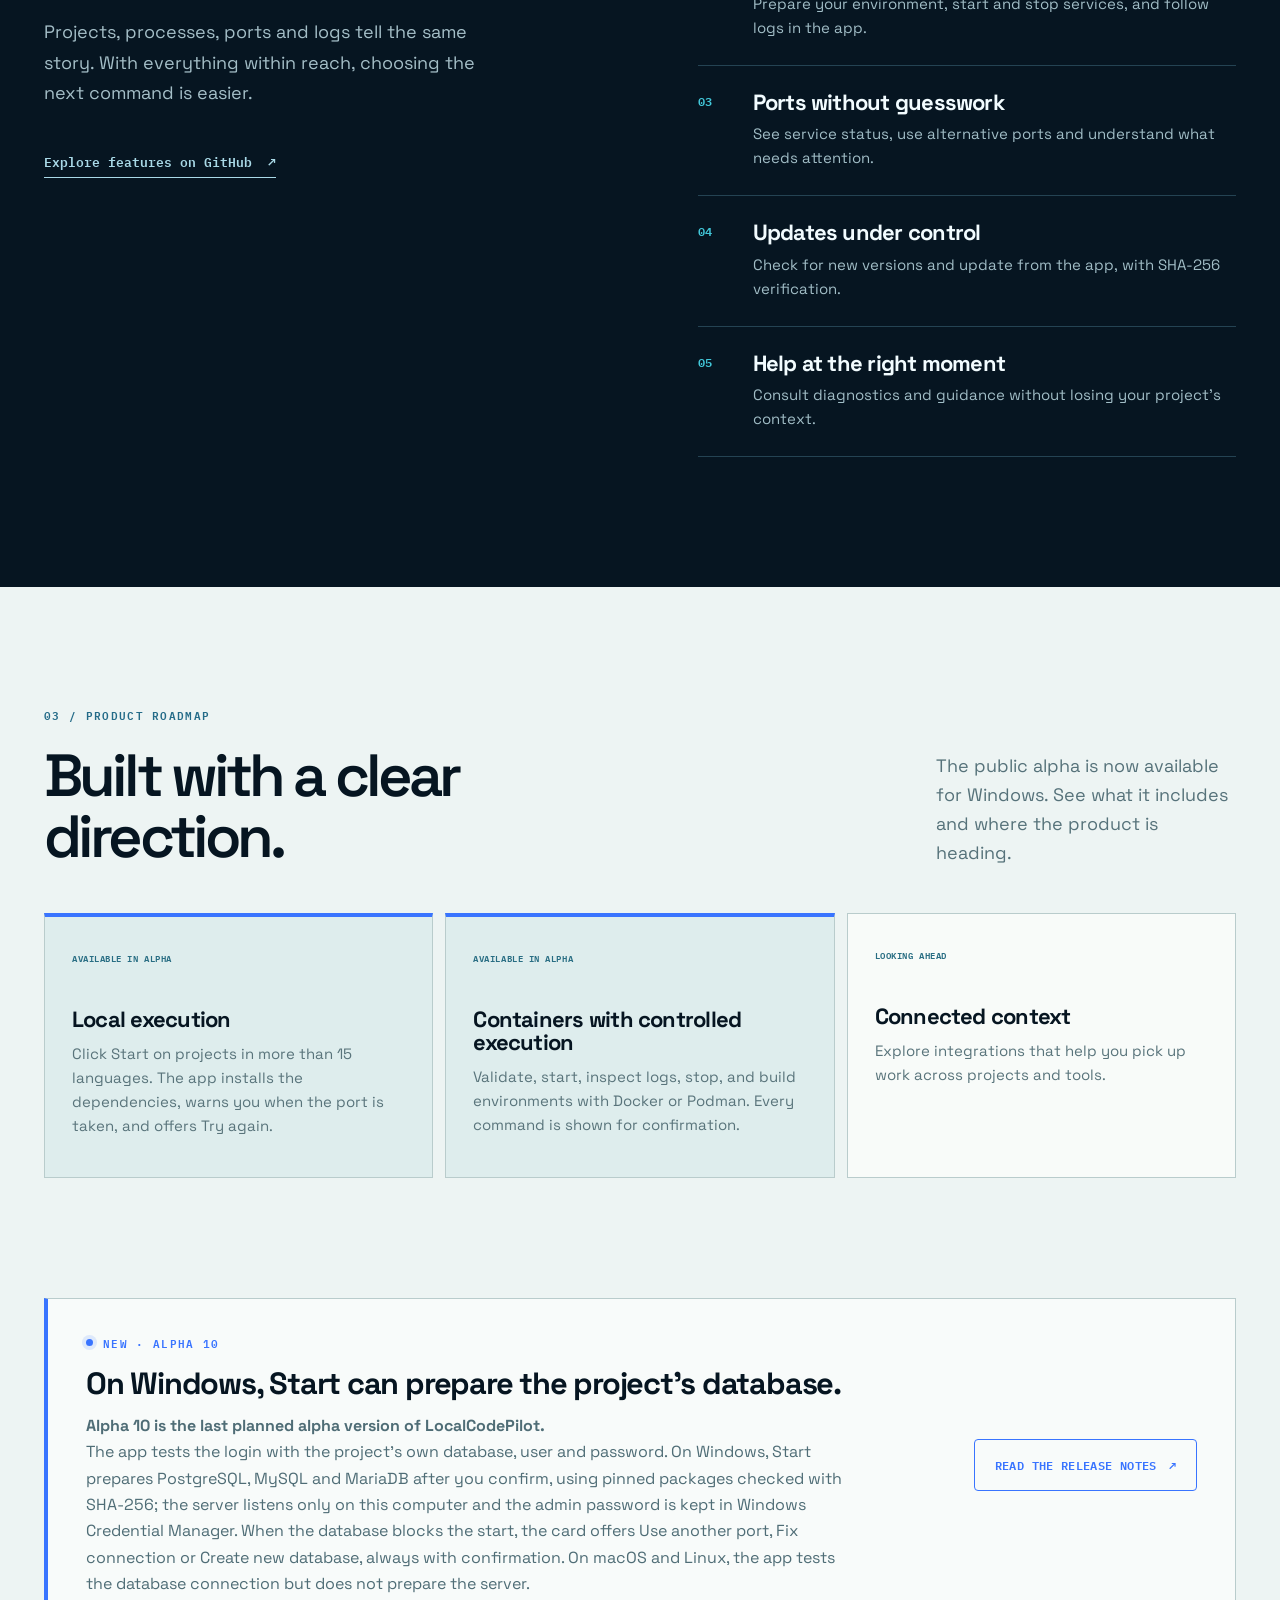
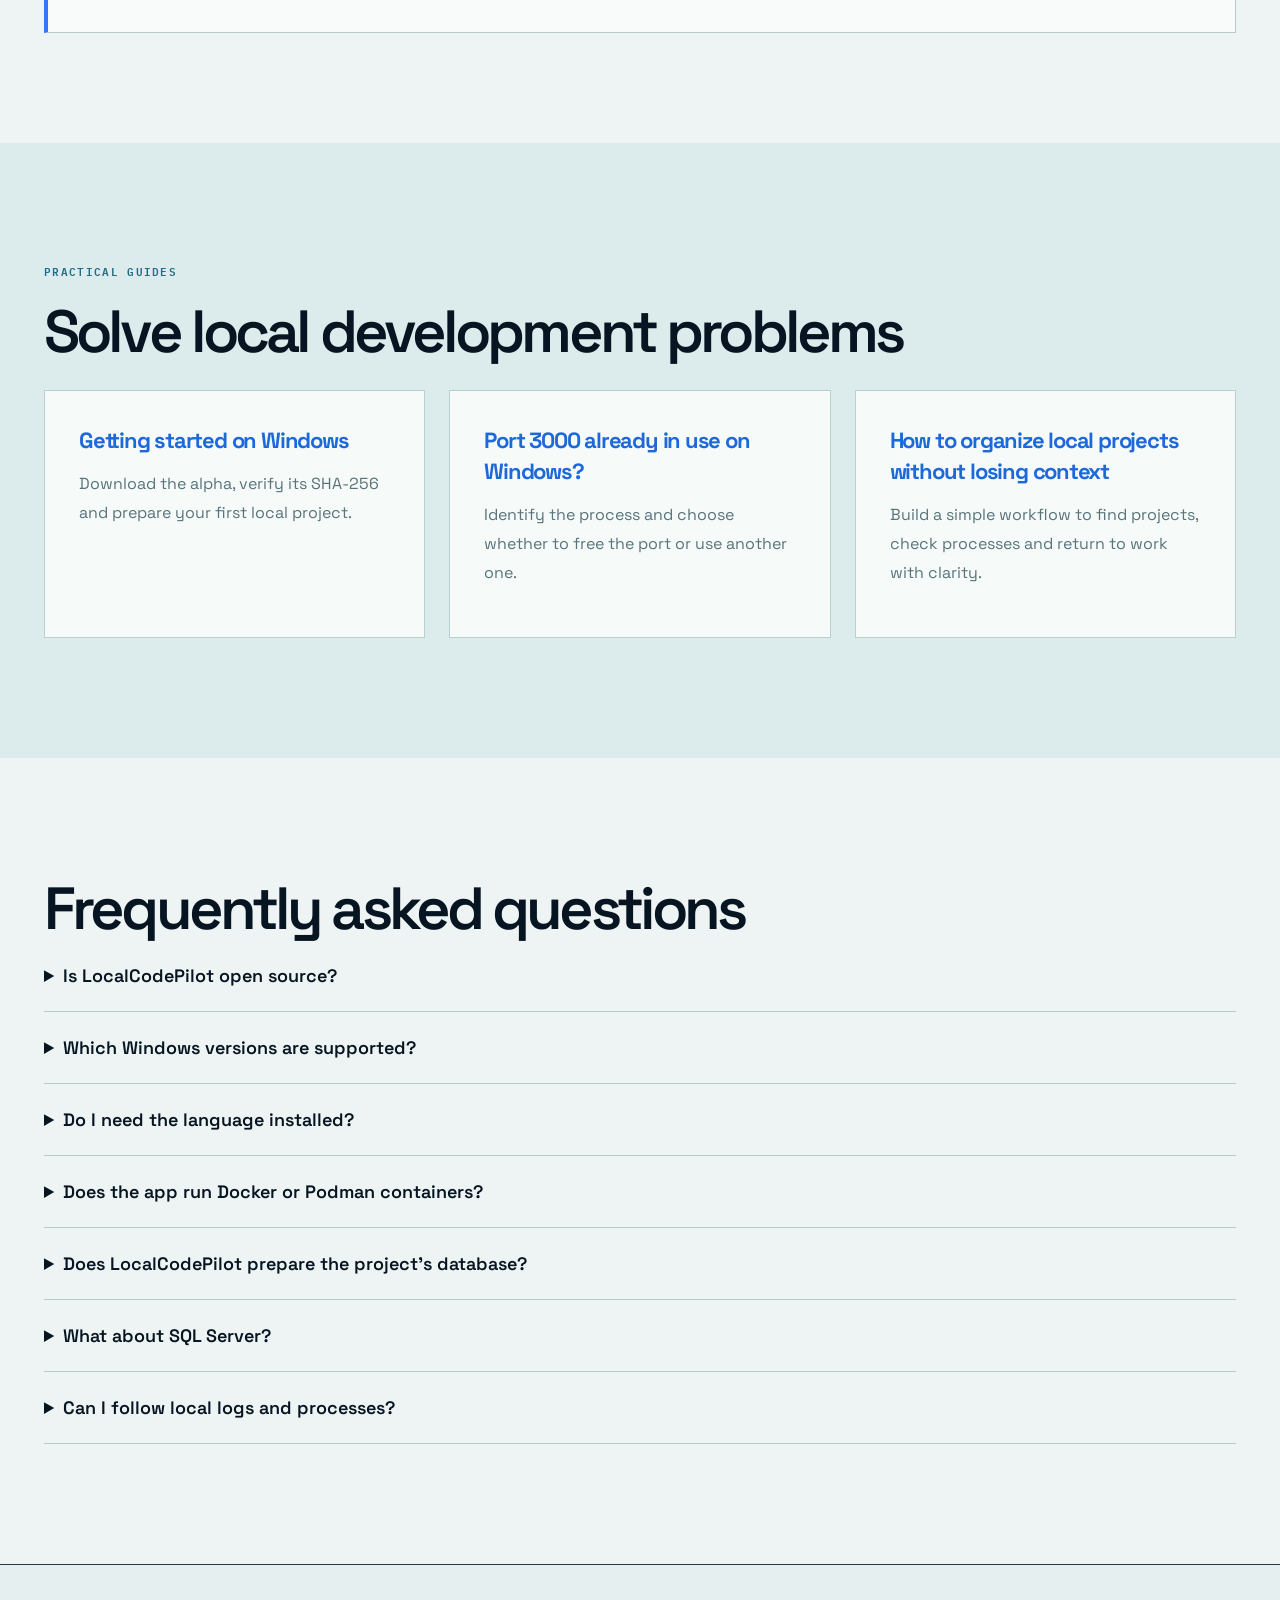
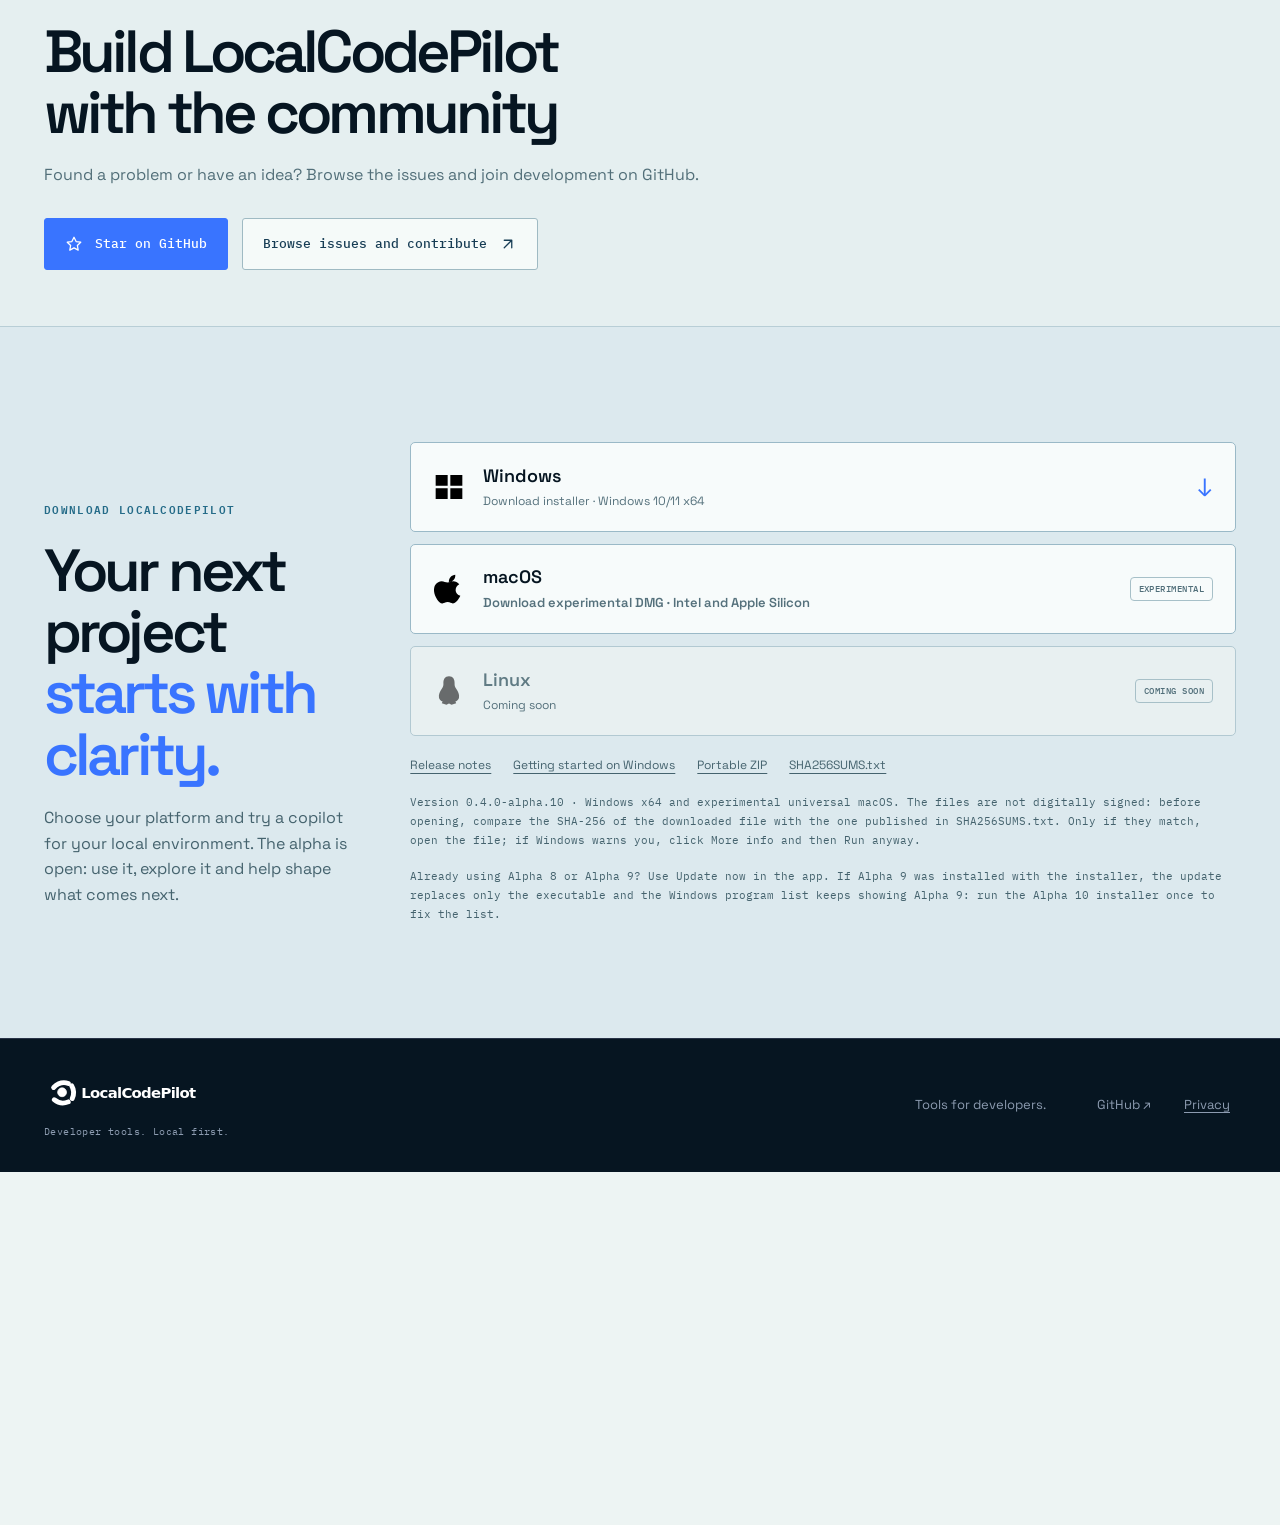
<file: en/index.html>
<!doctype html>
<html lang="en">
<head>
  <meta charset="utf-8">
  <meta http-equiv="Content-Security-Policy" content="base-uri 'none'; object-src 'none'; frame-src 'none'; form-action 'none'; connect-src 'self' https://www.google-analytics.com https://region1.google-analytics.com https://www.googletagmanager.com">
  <meta name="referrer" content="no-referrer">
  <meta name="viewport" content="width=device-width, initial-scale=1">
  <meta name="theme-color" content="#eaf2f2">
  <meta name="description" content="LocalCodePilot organizes projects, processes, ports and logs in your local development environment. Explore the open source tool and download it for Windows.">
  <title>LocalCodePilot | Projects, processes and ports on Windows</title>
  <meta property="og:type" content="website">
  <meta property="og:site_name" content="LocalCodePilot">
  <meta property="og:url" content="https://localcodepilot.com.br/en/">
  <meta property="og:locale" content="en_US">
  <meta property="og:title" content="LocalCodePilot | Projects, processes and ports on Windows">
  <meta property="og:description" content="LocalCodePilot organizes projects, processes, ports and logs in your local development environment. Explore the open source tool and download it for Windows.">
  <meta name="twitter:card" content="summary">
  <meta name="twitter:title" content="LocalCodePilot | Projects, processes and ports on Windows">
  <meta name="twitter:description" content="LocalCodePilot organizes projects, processes, ports and logs in your local development environment. Explore the open source tool and download it for Windows.">
  <link rel="canonical" href="https://localcodepilot.com.br/en/">
  <link rel="alternate" hreflang="pt-BR" href="https://localcodepilot.com.br/">
  <link rel="alternate" hreflang="en" href="https://localcodepilot.com.br/en/">
  <link rel="alternate" hreflang="es" href="https://localcodepilot.com.br/es/">
  <link rel="alternate" hreflang="x-default" href="https://localcodepilot.com.br/">
  <link rel="icon" href="../icon.svg" type="image/svg+xml">
  <script src="../theme.js"></script>
  <link rel="stylesheet" href="../styles.css">
  <link rel="stylesheet" href="../experience.css">
  <script type="application/ld+json">{"@context":"https://schema.org","@type":"SoftwareApplication","name":"LocalCodePilot","url":"https://localcodepilot.com.br/","applicationCategory":"DeveloperApplication","operatingSystem":"Windows 10, Windows 11, macOS (experimental)","softwareVersion":"0.4.0-alpha.10","downloadUrl":"https://github.com/cjulio1993/LocalCodePilot/releases/tag/v0.4.0-alpha.10","description":"Aplicativo open source para organizar projetos, processos, portas e logs no ambiente local.","offers":{"@type":"Offer","price":"0","priceCurrency":"BRL"}}</script>
  <script src="../navigation.js" defer></script>
  <script src="../demo.js" defer></script>
  <script src="../analytics.js" defer></script>
</head>
<body>
  <a class="skip" href="#conteudo">Skip to content</a>
  <header class="site-header">
    <div class="wrap header-inner">
      <a class="brand" href="#inicio" aria-label="LocalCodePilot, home"><img src="../logo.svg" alt="LocalCodePilot"></a>
      <nav aria-label="Main navigation"><a href="#como-funciona">Product</a><a href="#recursos">Features</a><a href="#comecar">Download</a></nav>
      <div class="header-actions">
        <button class="theme-toggle" id="theme-toggle" type="button" aria-label="Switch to dark theme" aria-pressed="false"><span class="theme-icon" aria-hidden="true"></span><span class="theme-text">Theme</span></button>
        <div class="language-switch" role="group" aria-label="Language">
          <a href="../" lang="pt-BR" hreflang="pt-BR" aria-label="Português">PT</a>
          <a href="./" lang="en" hreflang="en" aria-label="English" aria-current="page">EN</a>
          <a href="../es/" lang="es" hreflang="es" aria-label="Español">ES</a>
        </div>
        <a class="header-github" href="https://github.com/cjulio1993/LocalCodePilot" target="_blank" rel="noopener noreferrer">View on GitHub <span aria-hidden="true">↗</span></a>
      </div>
    </div>
  </header>
  <main id="conteudo">
    <section class="hero wrap" id="inicio" aria-labelledby="hero-title">
      <div class="hero-copy">
        <div class="eyebrow"><span class="eyebrow-line"></span> THE COCKPIT FOR LOCAL DEVELOPMENT</div>
        <h1 id="hero-title">Your local environment.<br><em>Finally in focus.</em></h1>
        <p class="lead">Click Start and your project is up. LocalCodePilot recognizes your project, from Node, PHP, and Python to .NET, Ruby, Elixir, and Zig, prepares what is missing (even the language itself), and shows the address, ports, and logs in one place.</p>
        <div class="hero-actions"><a class="button primary platform-download" href="https://github.com/cjulio1993/LocalCodePilot/releases/download/v0.4.0-alpha.10/LocalCodePilotSetup-0.4.0-alpha.10-windows-x64.exe" target="_blank" rel="noopener noreferrer"><img src="../windows.svg" alt="" width="20" height="20"><span>Download for Windows</span><span aria-hidden="true">↓</span></a><a class="button secondary" href="#como-funciona">See how it works <span aria-hidden="true">↓</span></a></div>
        <p class="hero-note"><span aria-hidden="true">●</span> Open source · Public alpha · Your workflow stays local</p>
      </div>
      <div class="product-stage">
        <p class="stage-caption"><span class="pulse" aria-hidden="true"></span>Interactive demo</p>
        <div class="app-window" id="app-demo" role="group" aria-label="Interactive LocalCodePilot demo">
          <div class="app-titlebar" aria-hidden="true"><span class="app-title"><img src="../icon.svg" alt="" width="14" height="14">LocalCodePilot</span><span class="app-winctl"><i>&#8211;</i><i>&#9633;</i><i>&#215;</i></span></div>
          <div class="app-body">
            <div class="app-sidebar" aria-hidden="true">
              <div class="app-brand"><img src="../icon.svg" alt="" width="24" height="24"><span>LocalCodePilot</span></div>
              <p class="app-group">Work</p>
              <span class="app-nav is-active"><svg viewBox="0 0 24 24" width="14" height="14" fill="none" stroke="currentColor" stroke-width="1.7" stroke-linecap="round" stroke-linejoin="round"><path d="M4 5h16v14H4zM4 10h16M10 10v9"/></svg><span>Overview</span></span>
              <span class="app-nav"><svg viewBox="0 0 24 24" width="14" height="14" fill="none" stroke="currentColor" stroke-width="1.7" stroke-linecap="round" stroke-linejoin="round"><path d="M3 7h6l2 2h10v10H3z"/></svg><span>Projects</span><b>3</b></span>
              <span class="app-nav"><svg viewBox="0 0 24 24" width="14" height="14" fill="none" stroke="currentColor" stroke-width="1.7" stroke-linecap="round" stroke-linejoin="round"><path d="m5 8 4 4-4 4M12 16h7"/></svg><span>Processes</span></span>
              <span class="app-nav"><svg viewBox="0 0 24 24" width="14" height="14" fill="none" stroke="currentColor" stroke-width="1.7" stroke-linecap="round" stroke-linejoin="round"><path d="m12 3 8 4.5v9L12 21l-8-4.5v-9zM4 7.5l8 4.5 8-4.5M12 12v9"/></svg><span>Containers</span></span>
              <p class="app-group">App</p>
              <span class="app-nav"><svg viewBox="0 0 24 24" width="14" height="14" fill="none" stroke="currentColor" stroke-width="1.7" stroke-linecap="round" stroke-linejoin="round"><path d="M4 5h6a2 2 0 0 1 2 2v12a2 2 0 0 0-2-2H4zM20 5h-6a2 2 0 0 0-2 2v12a2 2 0 0 1 2-2h6z"/></svg><span>Help</span></span>
              <span class="app-nav"><svg viewBox="0 0 24 24" width="14" height="14" fill="none" stroke="currentColor" stroke-width="1.7" stroke-linecap="round" stroke-linejoin="round"><circle cx="12" cy="12" r="3"/><path d="M12 3v3M12 18v3M3 12h3M18 12h3M5.6 5.6l2.1 2.1M16.3 16.3l2.1 2.1M5.6 18.4l2.1-2.1M16.3 7.7l2.1-2.1"/></svg><span>Settings</span></span>
            </div>
            <div class="app-main">
              <div class="app-topbar"><span>Overview</span><span class="app-search" aria-hidden="true">Search projects...</span></div>
              <div class="app-content">
                <p class="app-h1">Overview</p>
                <p class="app-sub">What is running, what needs attention and what is stopped.</p>
                <div class="app-stats"><span class="app-stat"><b class="is-ok" data-stat="running">1</b><span>Running</span></span><span class="app-stat"><b class="is-warn" data-stat="problem">1</b><span>Needs attention</span></span><span class="app-stat"><b data-stat="stopped">1</b><span>Stopped</span></span></div>
                <div class="app-list" id="app-list">
                  <p class="app-section">Running <span>(1)</span></p>
                  <article class="app-card"><div class="app-card-head"><strong>backend-api</strong><span class="app-tag tag-red">Laravel</span><span class="app-state is-ok"><i></i><span>Running</span></span><span class="app-note is-ok">Site responding</span><code>localhost:8000</code></div><div class="app-actions"><button class="app-btn is-primary" type="button" data-id="backend" data-action="open">Open site</button><button class="app-btn" type="button" data-id="backend" data-action="logs">View logs</button><button class="app-btn is-danger" type="button" data-id="backend" data-action="stop">Stop</button></div></article>
                  <p class="app-section">Needs attention <span>(1)</span></p>
                  <article class="app-card"><div class="app-card-head"><strong>dashboard</strong><span class="app-tag tag-blue">React</span><span class="app-state is-warn"><i></i><span>Needs attention</span></span><span class="app-note">Install the dependencies for: Node.js</span></div><div class="app-actions"><button class="app-btn is-primary" type="button" data-id="dashboard" data-action="install">Install dependencies</button></div></article>
                  <p class="app-section">Stopped <span>(1)</span></p>
                  <article class="app-card"><div class="app-card-head"><strong>frontend-app</strong><span class="app-tag tag-yellow">Node.js</span><span class="app-state"><i></i><span>Stopped</span></span></div><div class="app-actions"><button class="app-btn is-primary" type="button" data-id="frontend" data-action="start">Start</button></div></article>
                </div>
              </div>
              <div class="app-logs" id="app-logs" hidden></div>
              <p class="app-toast" id="app-toast" role="status" hidden></p>
            </div>
          </div>
          <div class="app-dialog-layer" id="app-dialog" hidden></div>
        </div>
        <p class="stage-note">Simulated in your browser: no real command is run.</p>
      </div>
    </section>
    <section class="real-captures wrap" id="capturas" aria-labelledby="captures-title">
      <div class="real-captures-intro"><p class="section-kicker">REAL SCREENSHOTS</p><h2 id="captures-title">See the real app</h2><p>The demo above is a simulation. Here are real Alpha 9 screens with sample projects: from a stopped project to a responding site.</p></div>
      <div class="real-captures-stage">
        <div class="product-window real-demo" id="demo-real" role="region" aria-label="Real LocalCodePilot screenshots">
          <div class="window-top"><span class="window-mark"><span>◈</span> localcodepilot <small>/ alpha 9</small></span><span class="window-caption">REAL SCREENSHOTS · SAMPLE DATA</span><span class="window-controls" aria-hidden="true">● ● ●</span></div>
          <figure class="real-demo-figure">
            <picture>
              <source id="real-demo-mobile" media="(max-width: 640px)" srcset="../demo/demo-3-rodando-m.jpg" width="494" height="86">
              <img id="real-demo-image" src="../demo/demo-3-rodando.jpg" width="1264" height="792" fetchpriority="high" decoding="async" alt="Sample project loja-exemplo Running (Rodando), with Site responding on localhost:4321 and the Open site, View logs and Stop actions.">
            </picture>
            <figcaption aria-live="polite" aria-atomic="true">
              <span class="real-demo-counter" id="real-demo-counter" hidden></span>
              <strong id="real-demo-title" tabindex="-1">See LocalCodePilot in action</strong>
              <span id="real-demo-caption">Real Alpha 9 screenshots, with sample projects.</span>
              <span class="real-demo-lang">The app interface is currently in Portuguese.</span>
            </figcaption>
          </figure>
          <div class="real-demo-controls">
            <button type="button" id="real-demo-start" class="demo-run" hidden>See it step by step <span aria-hidden="true">→</span></button>
            <button type="button" id="real-demo-prev" class="demo-reset" hidden>Previous</button>
            <button type="button" id="real-demo-next" class="demo-run" hidden>Next</button>
          </div>
          <ol class="real-demo-steps" aria-label="Step by step">
            <li><button type="button" data-step="0" disabled>Stopped project</button><p>Install the dependencies so you can start this project.</p></li>
            <li><button type="button" data-step="1" disabled>Confirm before starting</button><p>Check the command before the first run.</p></li>
            <li><button type="button" data-step="2" disabled>Site responding</button><p>The project is running and the site is responding.</p></li>
            <li><button type="button" data-step="3" disabled>Open the site or view logs</button><p>In the Projects list, open the site, view the logs or open the technical details.</p></li>
          </ol>
          <div class="terminal-footer"><span>Real Alpha 9 interface</span><span>SAMPLE PROJECTS</span></div>
        </div>
      </div>
    </section>
    <section class="diagnostic-band wrap" aria-labelledby="diagnostic-title"><div><p class="section-kicker">LOCAL / DEV / CONTROL</p><h2 id="diagnostic-title">Your workflow deserves a copilot.</h2><p>Open the project. See what is running. Find the next step without losing context.</p></div><div class="diagnostic-chips" aria-hidden="true"><span><i></i> PROJECTS</span><span><i></i> PROCESSES</span><span><i></i> PORTS</span><span><i></i> LOGS</span></div></section>
    <section class="section wrap" id="como-funciona"><div class="section-intro"><p class="section-kicker">01 / THE PRODUCT</p><h2>From a forgotten folder<br><span>to your next great build.</span></h2><p>LocalCodePilot gives each work session a clear starting point. Your projects stay in view, with the context to move forward.</p></div>
      <div class="steps"><article><span class="step-no">01</span><div class="step-icon">⌕</div><h3>Discover</h3><p>Discover projects in the directories you choose, without adding each folder manually.</p></article><article><span class="step-no">02</span><div class="step-icon">◇</div><h3>Understand</h3><p>Identify each project's technologies and structure, even when multiple projects share a repository.</p></article><article><span class="step-no">03</span><div class="step-icon">⌘</div><h3>Explore</h3><p>Browse your projects on your desktop or in your terminal and find the information you need to keep working.</p></article></div>
    </section>
    <section class="feature-section" id="recursos"><div class="wrap feature-grid"><div><p class="section-kicker">02 / FEATURES</p><h2>One place to see<br><span>what is happening.</span></h2><p class="feature-lead">Projects, processes, ports and logs tell the same story. With everything within reach, choosing the next command is easier.</p><a class="text-link" href="https://github.com/cjulio1993/LocalCodePilot#linguagens-e-projetos" target="_blank" rel="noopener noreferrer">Explore features on GitHub <span>↗</span></a></div><div class="feature-list"><div><span>01</span><div><h3>Projects in sight</h3><p>Find projects in the directories you choose and pick up where you left off.</p></div></div><div><span>02</span><div><h3>Run with context</h3><p>Prepare your environment, start and stop services, and follow logs in the app.</p></div></div><div><span>03</span><div><h3>Ports without guesswork</h3><p>See service status, use alternative ports and understand what needs attention.</p></div></div><div><span>04</span><div><h3>Updates under control</h3><p>Check for new versions and update from the app, with SHA-256 verification.</p></div></div><div><span>05</span><div><h3>Help at the right moment</h3><p>Consult diagnostics and guidance without losing your project's context.</p></div></div></div></div></section>
    <section class="roadmap wrap"><p class="section-kicker">03 / PRODUCT ROADMAP</p><div class="roadmap-head"><h2>Built with a clear direction.</h2><p>The public alpha is now available for Windows. See what it includes and where the product is heading.</p></div><div class="roadmap-grid"><div class="roadmap-card now"><span class="badge">AVAILABLE IN ALPHA</span><h3>Local execution</h3><p>Click Start on projects in more than 15 languages. The app installs the dependencies, warns you when the port is taken, and offers Try again.</p></div><div class="roadmap-card now"><span class="badge">AVAILABLE IN ALPHA</span><h3>Containers with controlled execution</h3><p>Validate, start, inspect logs, stop, and build environments with Docker or Podman. Every command is shown for confirmation.</p></div><div class="roadmap-card"><span class="badge muted">LOOKING AHEAD</span><h3>Connected context</h3><p>Explore integrations that help you pick up work across projects and tools.</p></div></div></section>
    <section class="release-callout wrap" id="novidades" aria-labelledby="release-title"><div class="release-copy"><p class="release-tag"><span aria-hidden="true"></span>New · Alpha 10</p><h2 id="release-title">On Windows, Start can prepare the project's database.</h2><p><strong>Alpha 10 is the last planned alpha version of LocalCodePilot.</strong></p><p>The app tests the login with the project's own database, user and password. On Windows, Start prepares PostgreSQL, MySQL and MariaDB after you confirm, using pinned packages checked with SHA-256; the server listens only on this computer and the admin password is kept in Windows Credential Manager. When the database blocks the start, the card offers Use another port, Fix connection or Create new database, always with confirmation. On macOS and Linux, the app tests the database connection but does not prepare the server.</p></div><a class="release-link" href="https://github.com/cjulio1993/LocalCodePilot/releases/tag/v0.4.0-alpha.10" target="_blank" rel="noopener noreferrer">Read the release notes <span aria-hidden="true">↗</span></a></section>
    <section class="section wrap seo-guides" id="guias" aria-labelledby="guides-title">
      <p class="section-kicker">PRACTICAL GUIDES</p><h2 id="guides-title">Solve local development problems</h2>
      <div class="guide-grid">
        <article><h3><a href="docs/getting-started/">Getting started on Windows</a></h3><p>Download the alpha, verify its SHA-256 and prepare your first local project.</p></article>
        <article><h3><a href="blog/port-already-in-use-windows/">Port 3000 already in use on Windows?</a></h3><p>Identify the process and choose whether to free the port or use another one.</p></article>
        <article><h3><a href="blog/organize-local-projects/">How to organize local projects without losing context</a></h3><p>Build a simple workflow to find projects, check processes and return to work with clarity.</p></article>
      </div>
    </section>
    <section class="section wrap faq" id="perguntas" aria-labelledby="faq-title"><h2 id="faq-title">Frequently asked questions</h2>
      <details><summary>Is LocalCodePilot open source?</summary><p>Yes. The code is available on GitHub for review and contribution. See the repository license for terms of use.</p></details>
      <details><summary>Which Windows versions are supported?</summary><p>The public alpha is available for Windows 10 and 11 x64. An experimental universal DMG is also available for Intel and Apple Silicon Macs; Linux is not included in this release.</p></details>
      <details><summary>Do I need the language installed?</summary><p>Not always. When the language is missing, the project card shows Prepare environment, which installs it with winget after you confirm. Installation was validated with Clojure, Haskell, and Zig; for the other languages it is still being validated.</p></details>
      <details><summary>Does the app run Docker or Podman containers?</summary><p>Yes. Alpha 10 runs Compose operations with Docker or Podman after showing the command and asking for confirmation, and keeps one project from touching another project's containers. The engine must be installed and running.</p></details>
      <details><summary>Does LocalCodePilot prepare the project's database?</summary><p>On Windows, yes: when you click Start, the app can prepare PostgreSQL, MySQL or MariaDB after you confirm, and the project only starts once the database accepts its credentials. A database that already answers on the project's port only has its login tested: nothing is created, changed or stopped. On macOS and Linux, the app tests the connection but does not prepare the server. The app does not create tables: migrations are still up to you.</p></details>
      <details><summary>What about SQL Server?</summary><p>The project's login is tested. On Windows, with Docker or Podman ready, Start can create a SQL Server 2022 Developer container after you check that you have read and accept Microsoft's license terms; the app never accepts them for you. This setup was tested on Linux with Docker and has not yet been tested end to end on Windows.</p></details>
      <details><summary>Can I follow local logs and processes?</summary><p>Yes. The alpha can start and stop supported services, follow logs and work with alternative ports. Compatibility depends on the project technology and requirements.</p></details>
    </section>
    <section class="section wrap community" id="comunidade">
      <div class="community-copy"><h2>Build LocalCodePilot with the community</h2><p>Found a problem or have an idea? Browse the issues and join development on GitHub.</p></div>
      <div class="community-actions">
        <a class="community-action community-star" href="https://github.com/cjulio1993/LocalCodePilot" target="_blank" rel="noopener noreferrer"><svg aria-hidden="true" width="18" height="18" viewBox="0 0 24 24" fill="none" stroke="currentColor" stroke-width="1.7" stroke-linejoin="round"><path d="m12 3 2.8 5.7 6.2.9-4.5 4.4 1.1 6.2-5.6-3-5.6 3 1.1-6.2L3 9.6l6.2-.9Z"/></svg><span>Star on GitHub</span></a>
        <a class="community-action community-contribute" href="https://github.com/cjulio1993/LocalCodePilot/issues" target="_blank" rel="noopener noreferrer"><span>Browse issues and contribute</span><svg aria-hidden="true" width="18" height="18" viewBox="0 0 24 24" fill="none" stroke="currentColor" stroke-width="1.7" stroke-linecap="round" stroke-linejoin="round"><path d="M7 17 17 7M7 7h10v10"/></svg></a>
      </div>
    </section>
    <section class="cta-section" id="comecar"><div class="wrap cta-inner"><div><p class="section-kicker">DOWNLOAD LOCALCODEPILOT</p><h2>Your next project<br><em>starts with clarity.</em></h2><p>Choose your platform and try a copilot for your local environment. The alpha is open: use it, explore it and help shape what comes next.</p></div><div class="cta-links platform-downloads">
      <a class="platform-card platform-available" href="https://github.com/cjulio1993/LocalCodePilot/releases/download/v0.4.0-alpha.10/LocalCodePilotSetup-0.4.0-alpha.10-windows-x64.exe" target="_blank" rel="noopener noreferrer"><img src="../windows.svg" alt="" width="32" height="32"><span class="platform-copy"><strong>Windows</strong><span>Download installer · Windows 10/11 x64</span></span><span class="platform-arrow" aria-hidden="true">↓</span></a>
      <a class="platform-card platform-available platform-download" href="https://github.com/cjulio1993/LocalCodePilot/releases/download/v0.4.0-alpha.10/LocalCodePilot-0.4.0-alpha.10-macos-universal.dmg" target="_blank" rel="noopener noreferrer"><img src="../macos.svg" alt="" width="32" height="32"><span class="platform-copy"><strong>macOS</strong><span>Download experimental DMG · Intel and Apple Silicon</span></span><span class="platform-badge">EXPERIMENTAL</span></a>
      <div class="platform-card platform-soon"><img src="../linux.svg" alt="" width="32" height="32"><span class="platform-copy"><strong>Linux</strong><span>Coming soon</span></span><span class="platform-badge">COMING SOON</span></div>
      <div class="download-details"><a href="https://github.com/cjulio1993/LocalCodePilot/releases/tag/v0.4.0-alpha.10" target="_blank" rel="noopener noreferrer">Release notes</a><a href="docs/getting-started/">Getting started on Windows</a><a href="https://github.com/cjulio1993/LocalCodePilot/releases/download/v0.4.0-alpha.10/LocalCodePilot-0.4.0-alpha.10-windows-x64.zip" target="_blank" rel="noopener noreferrer">Portable ZIP</a><a href="https://github.com/cjulio1993/LocalCodePilot/releases/download/v0.4.0-alpha.10/SHA256SUMS.txt" target="_blank" rel="noopener noreferrer">SHA256SUMS.txt</a></div>
      <small>Version 0.4.0-alpha.10 · Windows x64 and experimental universal macOS. The files are not digitally signed: before opening, compare the SHA-256 of the downloaded file with the one published in SHA256SUMS.txt. Only if they match, open the file; if Windows warns you, click More info and then Run anyway.</small>
      <small>Already using Alpha 8 or Alpha 9? Use Update now in the app. If Alpha 9 was installed with the installer, the update replaces only the executable and the Windows program list keeps showing Alpha 9: run the Alpha 10 installer once to fix the list.</small></div></div></section>
  </main>
  <footer class="site-footer"><div class="wrap footer-inner"><div class="footer-brand"><img src="../logo.svg" alt="LocalCodePilot"><p>Developer tools. Local first.</p></div><p class="footer-mission">Tools for developers.</p><a href="https://github.com/cjulio1993/LocalCodePilot" target="_blank" rel="noopener noreferrer">GitHub ↗</a><button class="privacy-link" id="privacy-settings" type="button">Privacy</button></div></footer>
  <aside class="privacy-banner" id="privacy-banner" aria-label="Privacy preferences" hidden>
    <div class="privacy-copy"><strong>A better site, your choice.</strong><p>We use optional analytics to learn which pages help the community most. They activate only with your consent. You can change your mind under Privacy in the footer. <a href="https://policies.google.com/privacy" target="_blank" rel="noopener noreferrer">How Google handles data ↗</a></p></div>
    <div class="privacy-actions"><button id="privacy-decline" type="button">Not now</button><button id="privacy-accept" type="button">Accept analytics</button></div>
  </aside>
</body>
</html>
</file>
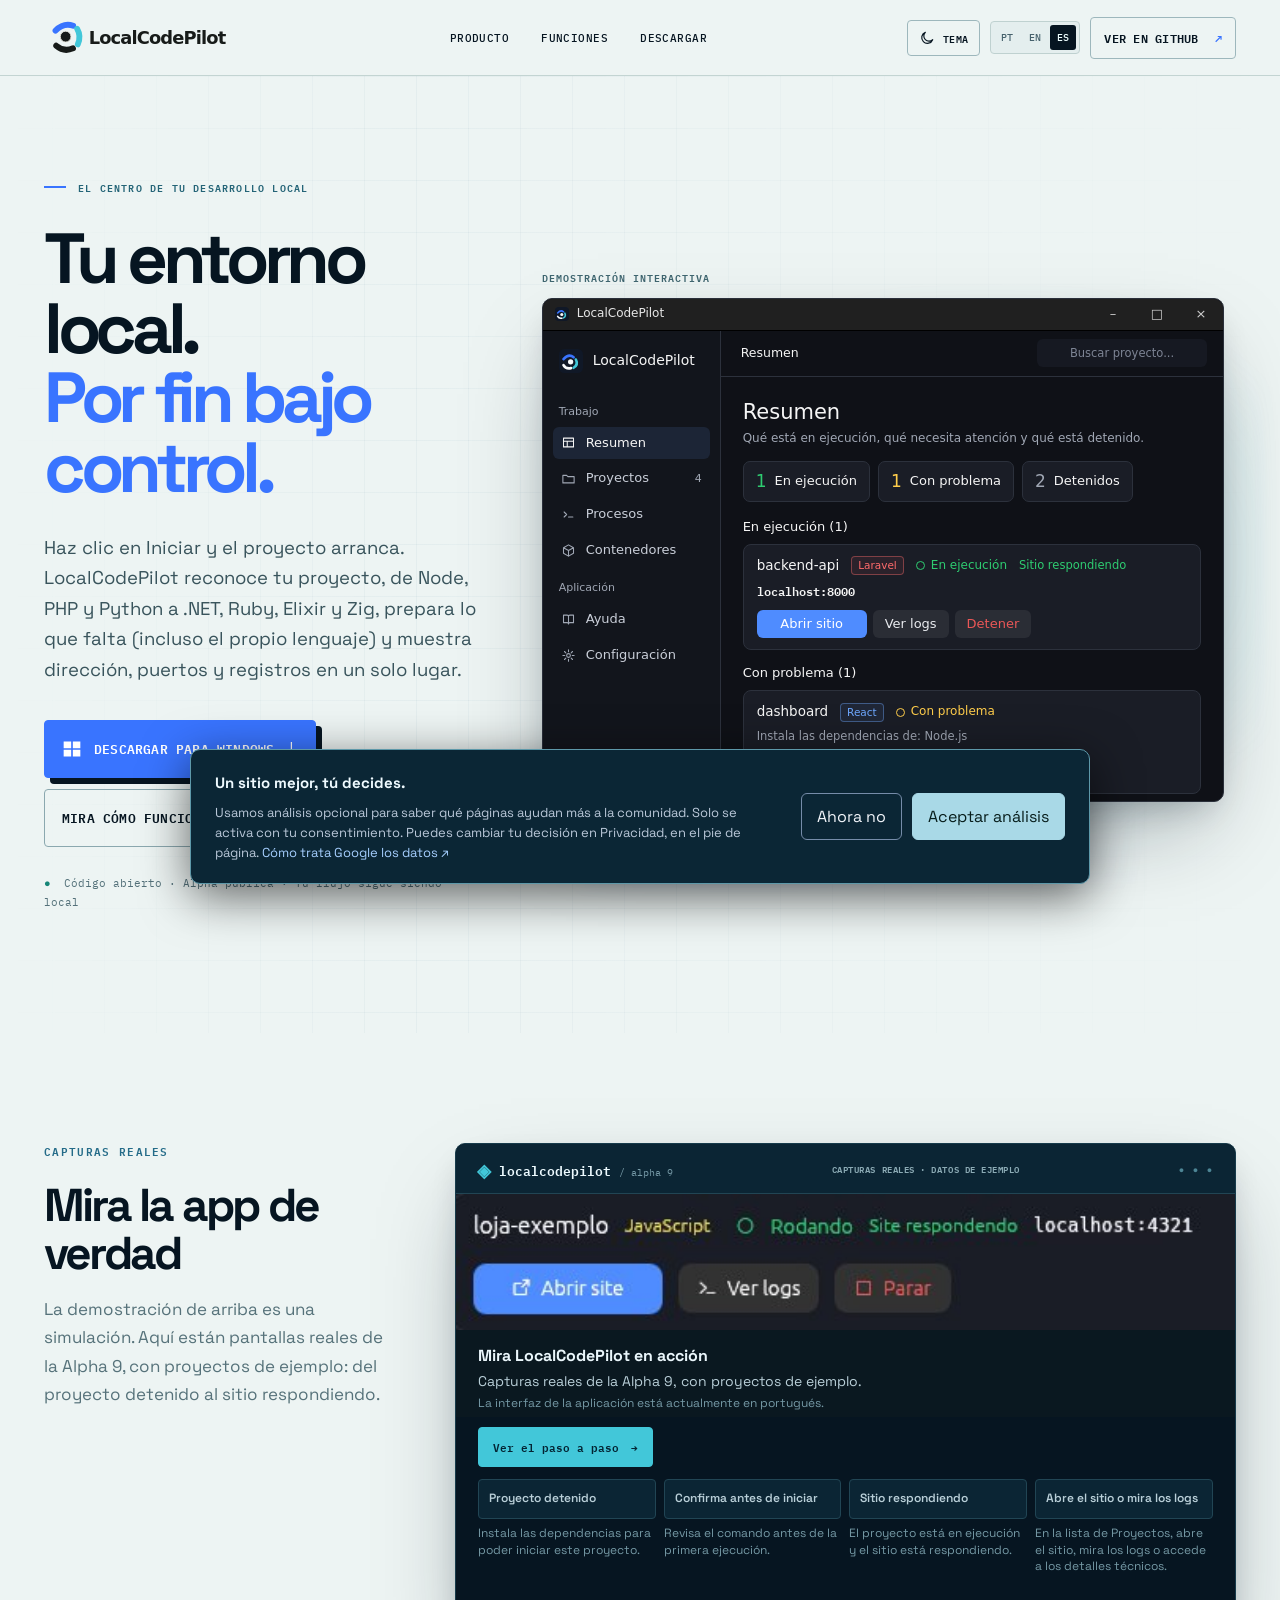
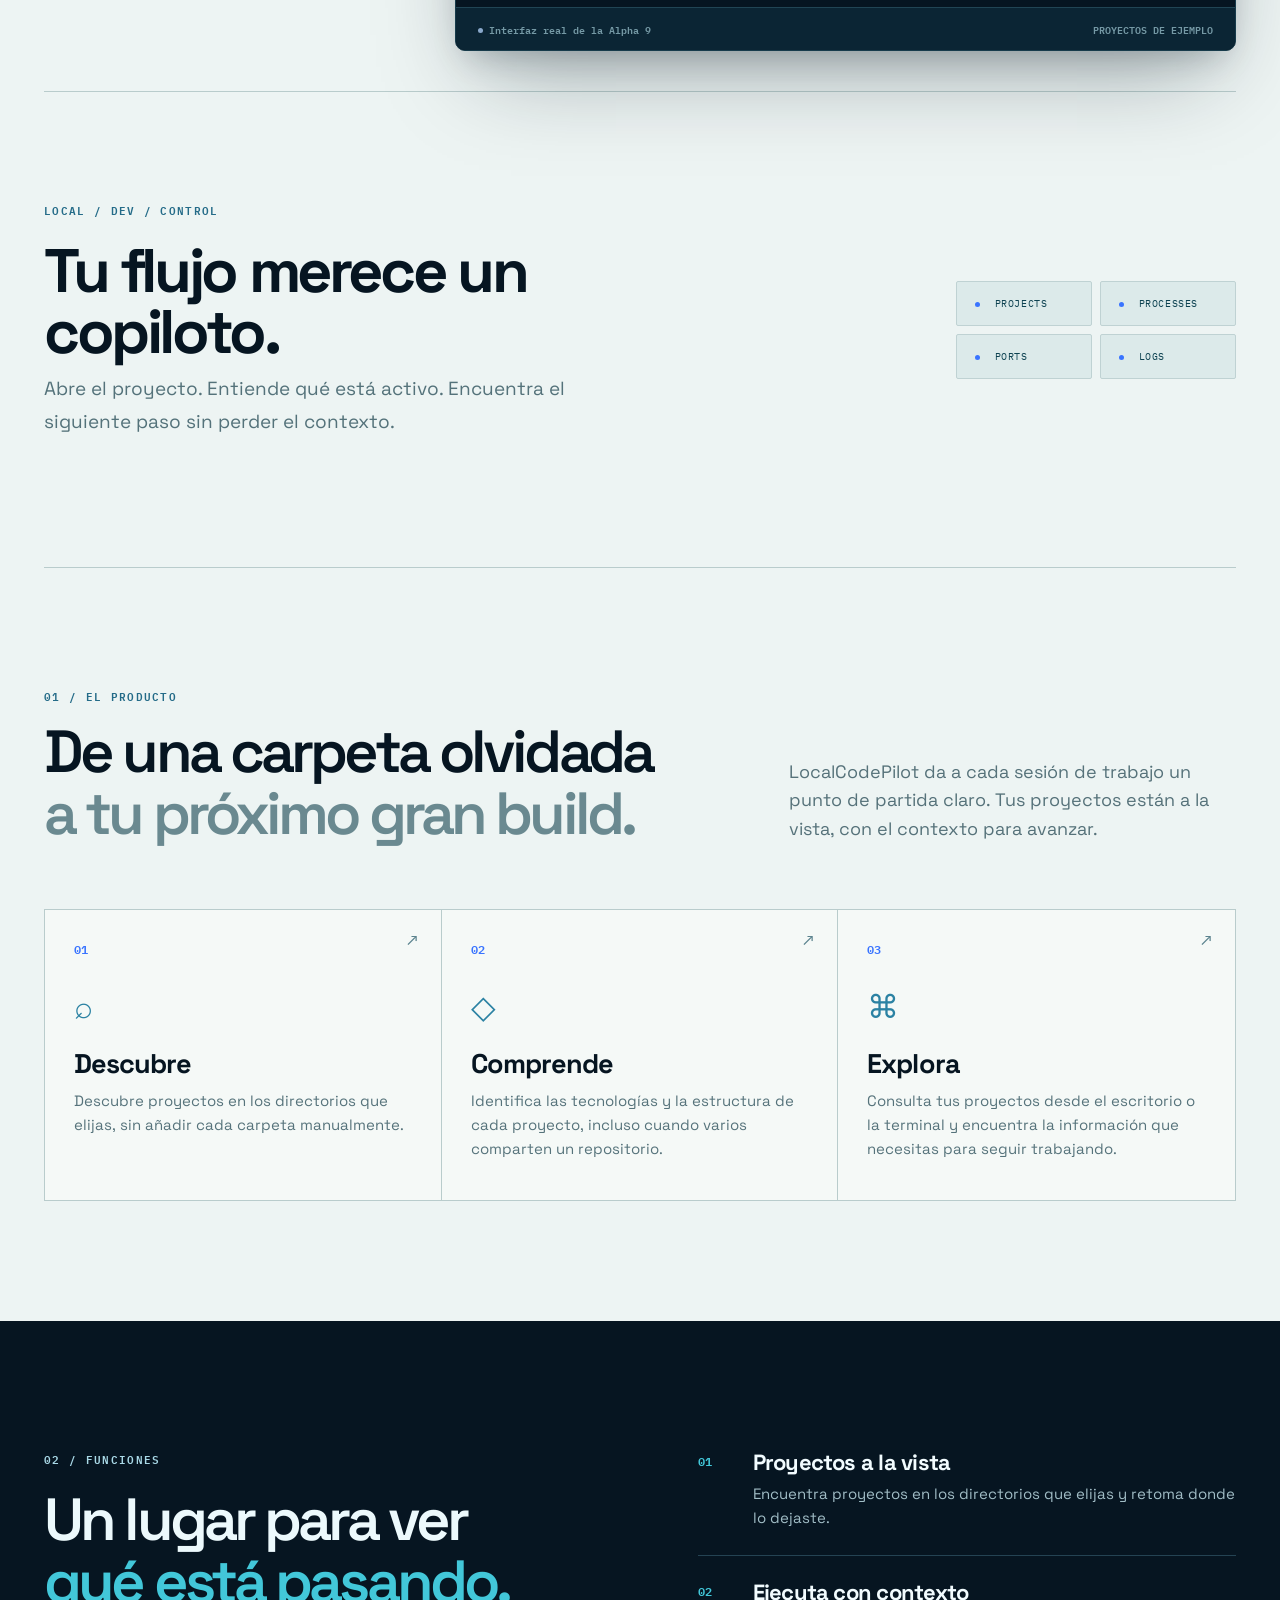
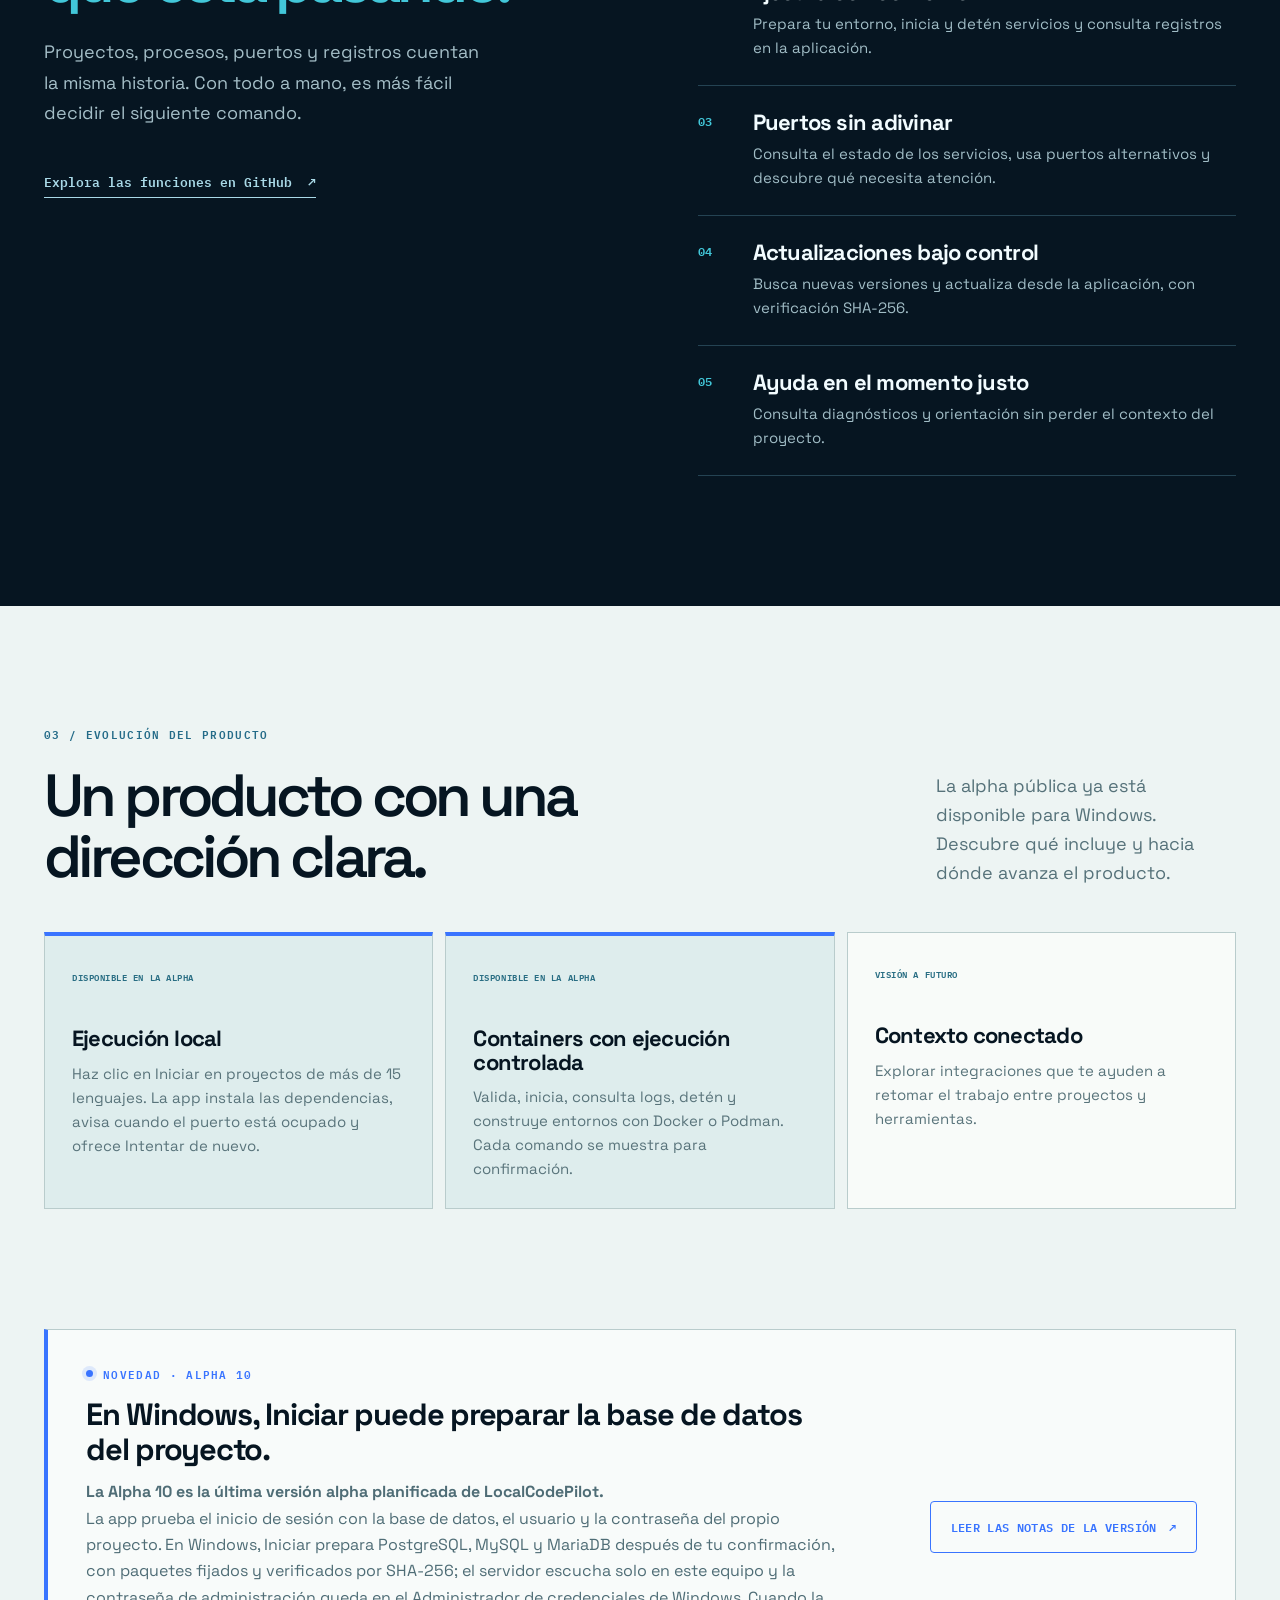
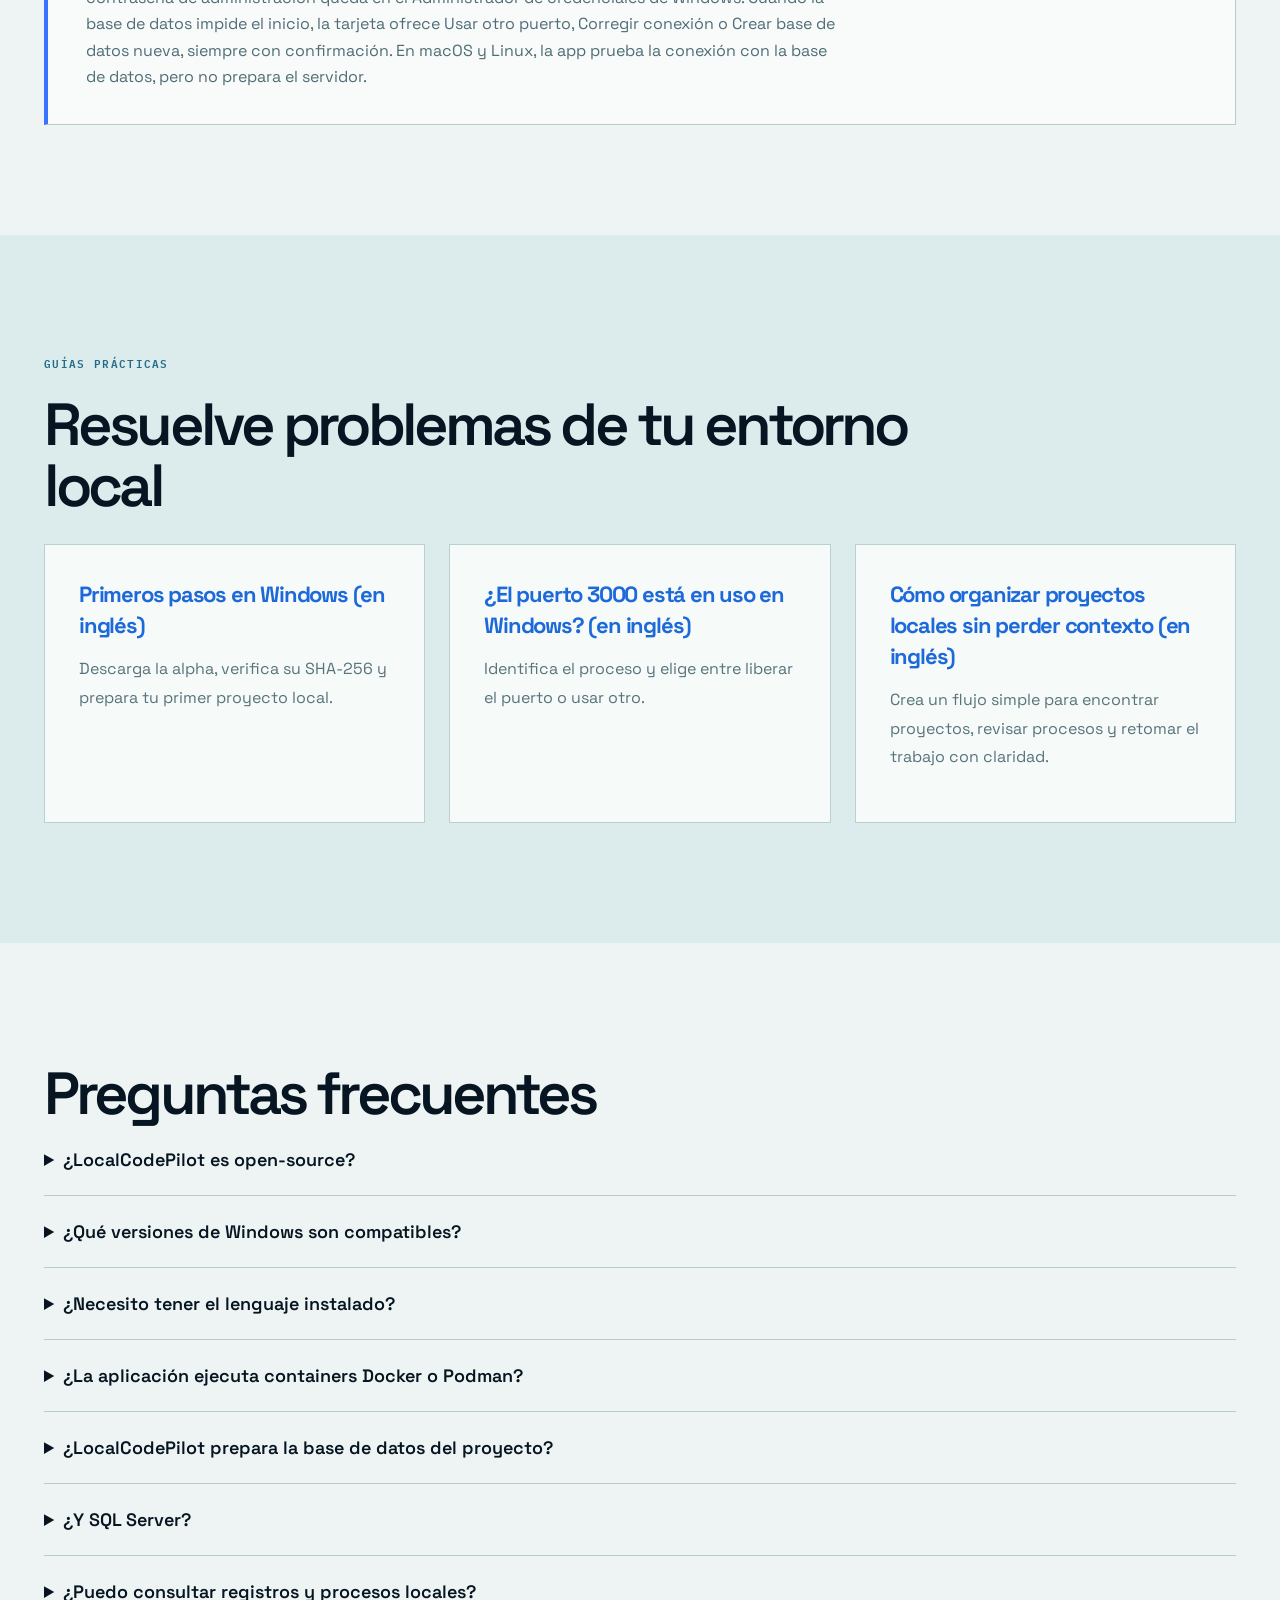
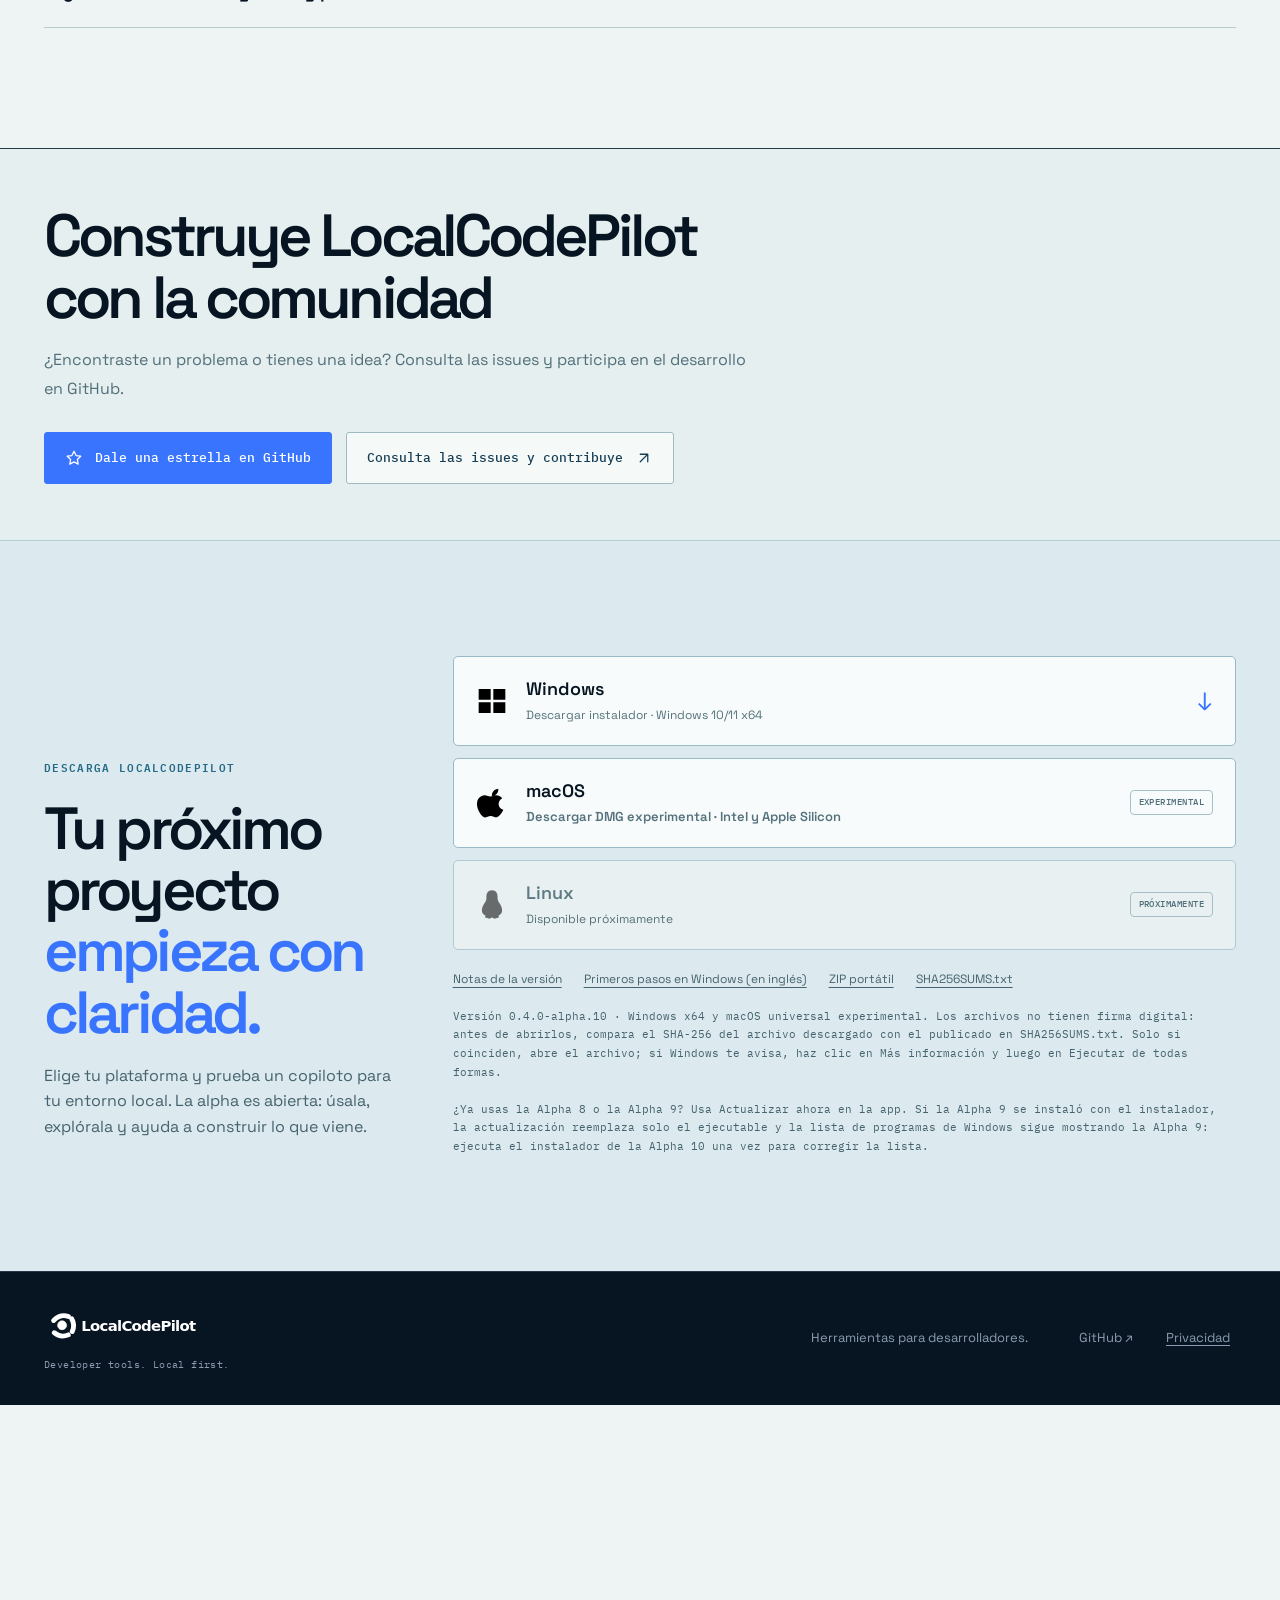
<file: es/index.html>
<!doctype html>
<html lang="es">
<head>
  <meta charset="utf-8">
  <meta http-equiv="Content-Security-Policy" content="base-uri 'none'; object-src 'none'; frame-src 'none'; form-action 'none'; connect-src 'self' https://www.google-analytics.com https://region1.google-analytics.com https://www.googletagmanager.com">
  <meta name="referrer" content="no-referrer">
  <meta name="viewport" content="width=device-width, initial-scale=1">
  <meta name="theme-color" content="#eaf2f2">
  <meta name="description" content="LocalCodePilot organiza proyectos, procesos, puertos y registros de tu entorno de desarrollo local. Descubre la herramienta de código abierto y descárgala para Windows.">
  <title>LocalCodePilot | Proyectos, procesos y puertos en Windows</title>
  <meta property="og:type" content="website">
  <meta property="og:site_name" content="LocalCodePilot">
  <meta property="og:url" content="https://localcodepilot.com.br/es/">
  <meta property="og:locale" content="es_ES">
  <meta property="og:title" content="LocalCodePilot | Proyectos, procesos y puertos en Windows">
  <meta property="og:description" content="LocalCodePilot organiza proyectos, procesos, puertos y registros de tu entorno de desarrollo local. Descubre la herramienta de código abierto y descárgala para Windows.">
  <meta name="twitter:card" content="summary">
  <meta name="twitter:title" content="LocalCodePilot | Proyectos, procesos y puertos en Windows">
  <meta name="twitter:description" content="LocalCodePilot organiza proyectos, procesos, puertos y registros de tu entorno de desarrollo local. Descubre la herramienta de código abierto y descárgala para Windows.">
  <link rel="canonical" href="https://localcodepilot.com.br/es/">
  <link rel="alternate" hreflang="pt-BR" href="https://localcodepilot.com.br/">
  <link rel="alternate" hreflang="en" href="https://localcodepilot.com.br/en/">
  <link rel="alternate" hreflang="es" href="https://localcodepilot.com.br/es/">
  <link rel="alternate" hreflang="x-default" href="https://localcodepilot.com.br/">
  <link rel="icon" href="../icon.svg" type="image/svg+xml">
  <script src="../theme.js"></script>
  <link rel="stylesheet" href="../styles.css">
  <link rel="stylesheet" href="../experience.css">
  <script type="application/ld+json">{"@context":"https://schema.org","@type":"SoftwareApplication","name":"LocalCodePilot","url":"https://localcodepilot.com.br/","applicationCategory":"DeveloperApplication","operatingSystem":"Windows 10, Windows 11, macOS (experimental)","softwareVersion":"0.4.0-alpha.10","downloadUrl":"https://github.com/cjulio1993/LocalCodePilot/releases/tag/v0.4.0-alpha.10","description":"Aplicativo open source para organizar projetos, processos, portas e logs no ambiente local.","offers":{"@type":"Offer","price":"0","priceCurrency":"BRL"}}</script>
  <script src="../navigation.js" defer></script>
  <script src="../demo.js" defer></script>
  <script src="../analytics.js" defer></script>
</head>
<body>
  <a class="skip" href="#conteudo">Saltar al contenido</a>
  <header class="site-header">
    <div class="wrap header-inner">
      <a class="brand" href="#inicio" aria-label="LocalCodePilot, inicio"><img src="../logo.svg" alt="LocalCodePilot"></a>
      <nav aria-label="Navegación principal"><a href="#como-funciona">Producto</a><a href="#recursos">Funciones</a><a href="#comecar">Descargar</a></nav>
      <div class="header-actions">
        <button class="theme-toggle" id="theme-toggle" type="button" aria-label="Activar tema oscuro" aria-pressed="false"><span class="theme-icon" aria-hidden="true"></span><span class="theme-text">Tema</span></button>
        <div class="language-switch" role="group" aria-label="Idioma">
          <a href="../" lang="pt-BR" hreflang="pt-BR" aria-label="Português">PT</a>
          <a href="../en/" lang="en" hreflang="en" aria-label="English">EN</a>
          <a href="./" lang="es" hreflang="es" aria-label="Español" aria-current="page">ES</a>
        </div>
        <a class="header-github" href="https://github.com/cjulio1993/LocalCodePilot" target="_blank" rel="noopener noreferrer">Ver en GitHub <span aria-hidden="true">↗</span></a>
      </div>
    </div>
  </header>
  <main id="conteudo">
    <section class="hero wrap" id="inicio" aria-labelledby="hero-title">
      <div class="hero-copy">
        <div class="eyebrow"><span class="eyebrow-line"></span> EL CENTRO DE TU DESARROLLO LOCAL</div>
        <h1 id="hero-title">Tu entorno local.<br><em>Por fin bajo control.</em></h1>
        <p class="lead">Haz clic en Iniciar y el proyecto arranca. LocalCodePilot reconoce tu proyecto, de Node, PHP y Python a .NET, Ruby, Elixir y Zig, prepara lo que falta (incluso el propio lenguaje) y muestra dirección, puertos y registros en un solo lugar.</p>
        <div class="hero-actions"><a class="button primary platform-download" href="https://github.com/cjulio1993/LocalCodePilot/releases/download/v0.4.0-alpha.10/LocalCodePilotSetup-0.4.0-alpha.10-windows-x64.exe" target="_blank" rel="noopener noreferrer"><img src="../windows.svg" alt="" width="20" height="20"><span>Descargar para Windows</span><span aria-hidden="true">↓</span></a><a class="button secondary" href="#como-funciona">Mira cómo funciona <span aria-hidden="true">↓</span></a></div>
        <p class="hero-note"><span aria-hidden="true">●</span> Código abierto · Alpha pública · Tu flujo sigue siendo local</p>
      </div>
      <div class="product-stage">
        <p class="stage-caption"><span class="pulse" aria-hidden="true"></span>Demostración interactiva</p>
        <div class="app-window" id="app-demo" role="group" aria-label="Demostración interactiva de LocalCodePilot">
          <div class="app-titlebar" aria-hidden="true"><span class="app-title"><img src="../icon.svg" alt="" width="14" height="14">LocalCodePilot</span><span class="app-winctl"><i>&#8211;</i><i>&#9633;</i><i>&#215;</i></span></div>
          <div class="app-body">
            <div class="app-sidebar" aria-hidden="true">
              <div class="app-brand"><img src="../icon.svg" alt="" width="24" height="24"><span>LocalCodePilot</span></div>
              <p class="app-group">Trabajo</p>
              <span class="app-nav is-active"><svg viewBox="0 0 24 24" width="14" height="14" fill="none" stroke="currentColor" stroke-width="1.7" stroke-linecap="round" stroke-linejoin="round"><path d="M4 5h16v14H4zM4 10h16M10 10v9"/></svg><span>Resumen</span></span>
              <span class="app-nav"><svg viewBox="0 0 24 24" width="14" height="14" fill="none" stroke="currentColor" stroke-width="1.7" stroke-linecap="round" stroke-linejoin="round"><path d="M3 7h6l2 2h10v10H3z"/></svg><span>Proyectos</span><b>3</b></span>
              <span class="app-nav"><svg viewBox="0 0 24 24" width="14" height="14" fill="none" stroke="currentColor" stroke-width="1.7" stroke-linecap="round" stroke-linejoin="round"><path d="m5 8 4 4-4 4M12 16h7"/></svg><span>Procesos</span></span>
              <span class="app-nav"><svg viewBox="0 0 24 24" width="14" height="14" fill="none" stroke="currentColor" stroke-width="1.7" stroke-linecap="round" stroke-linejoin="round"><path d="m12 3 8 4.5v9L12 21l-8-4.5v-9zM4 7.5l8 4.5 8-4.5M12 12v9"/></svg><span>Contenedores</span></span>
              <p class="app-group">Aplicación</p>
              <span class="app-nav"><svg viewBox="0 0 24 24" width="14" height="14" fill="none" stroke="currentColor" stroke-width="1.7" stroke-linecap="round" stroke-linejoin="round"><path d="M4 5h6a2 2 0 0 1 2 2v12a2 2 0 0 0-2-2H4zM20 5h-6a2 2 0 0 0-2 2v12a2 2 0 0 1 2-2h6z"/></svg><span>Ayuda</span></span>
              <span class="app-nav"><svg viewBox="0 0 24 24" width="14" height="14" fill="none" stroke="currentColor" stroke-width="1.7" stroke-linecap="round" stroke-linejoin="round"><circle cx="12" cy="12" r="3"/><path d="M12 3v3M12 18v3M3 12h3M18 12h3M5.6 5.6l2.1 2.1M16.3 16.3l2.1 2.1M5.6 18.4l2.1-2.1M16.3 7.7l2.1-2.1"/></svg><span>Configuración</span></span>
            </div>
            <div class="app-main">
              <div class="app-topbar"><span>Resumen</span><span class="app-search" aria-hidden="true">Buscar proyecto...</span></div>
              <div class="app-content">
                <p class="app-h1">Resumen</p>
                <p class="app-sub">Qué está en ejecución, qué necesita atención y qué está detenido.</p>
                <div class="app-stats"><span class="app-stat"><b class="is-ok" data-stat="running">1</b><span>En ejecución</span></span><span class="app-stat"><b class="is-warn" data-stat="problem">1</b><span>Con problema</span></span><span class="app-stat"><b data-stat="stopped">1</b><span>Detenidos</span></span></div>
                <div class="app-list" id="app-list">
                  <p class="app-section">En ejecución <span>(1)</span></p>
                  <article class="app-card"><div class="app-card-head"><strong>backend-api</strong><span class="app-tag tag-red">Laravel</span><span class="app-state is-ok"><i></i><span>En ejecución</span></span><span class="app-note is-ok">Sitio respondiendo</span><code>localhost:8000</code></div><div class="app-actions"><button class="app-btn is-primary" type="button" data-id="backend" data-action="open">Abrir sitio</button><button class="app-btn" type="button" data-id="backend" data-action="logs">Ver logs</button><button class="app-btn is-danger" type="button" data-id="backend" data-action="stop">Detener</button></div></article>
                  <p class="app-section">Con problema <span>(1)</span></p>
                  <article class="app-card"><div class="app-card-head"><strong>dashboard</strong><span class="app-tag tag-blue">React</span><span class="app-state is-warn"><i></i><span>Con problema</span></span><span class="app-note">Instala las dependencias de: Node.js</span></div><div class="app-actions"><button class="app-btn is-primary" type="button" data-id="dashboard" data-action="install">Instalar dependencias</button></div></article>
                  <p class="app-section">Detenidos <span>(1)</span></p>
                  <article class="app-card"><div class="app-card-head"><strong>frontend-app</strong><span class="app-tag tag-yellow">Node.js</span><span class="app-state"><i></i><span>Detenido</span></span></div><div class="app-actions"><button class="app-btn is-primary" type="button" data-id="frontend" data-action="start">Iniciar</button></div></article>
                </div>
              </div>
              <div class="app-logs" id="app-logs" hidden></div>
              <p class="app-toast" id="app-toast" role="status" hidden></p>
            </div>
          </div>
          <div class="app-dialog-layer" id="app-dialog" hidden></div>
        </div>
        <p class="stage-note">Simulación en el navegador: no se ejecuta ningún comando real.</p>
      </div>
    </section>
    <section class="real-captures wrap" id="capturas" aria-labelledby="captures-title">
      <div class="real-captures-intro"><p class="section-kicker">CAPTURAS REALES</p><h2 id="captures-title">Mira la app de verdad</h2><p>La demostración de arriba es una simulación. Aquí están pantallas reales de la Alpha 9, con proyectos de ejemplo: del proyecto detenido al sitio respondiendo.</p></div>
      <div class="real-captures-stage">
        <div class="product-window real-demo" id="demo-real" role="region" aria-label="Capturas reales de LocalCodePilot">
          <div class="window-top"><span class="window-mark"><span>◈</span> localcodepilot <small>/ alpha 9</small></span><span class="window-caption">CAPTURAS REALES · DATOS DE EJEMPLO</span><span class="window-controls" aria-hidden="true">● ● ●</span></div>
          <figure class="real-demo-figure">
            <picture>
              <source id="real-demo-mobile" media="(max-width: 640px)" srcset="../demo/demo-3-rodando-m.jpg" width="494" height="86">
              <img id="real-demo-image" src="../demo/demo-3-rodando.jpg" width="1264" height="792" fetchpriority="high" decoding="async" alt="Proyecto de ejemplo loja-exemplo en ejecución (Rodando), con Sitio respondiendo en localhost:4321 y las acciones Abrir sitio, Ver logs y Detener.">
            </picture>
            <figcaption aria-live="polite" aria-atomic="true">
              <span class="real-demo-counter" id="real-demo-counter" hidden></span>
              <strong id="real-demo-title" tabindex="-1">Mira LocalCodePilot en acción</strong>
              <span id="real-demo-caption">Capturas reales de la Alpha 9, con proyectos de ejemplo.</span>
              <span class="real-demo-lang">La interfaz de la aplicación está actualmente en portugués.</span>
            </figcaption>
          </figure>
          <div class="real-demo-controls">
            <button type="button" id="real-demo-start" class="demo-run" hidden>Ver el paso a paso <span aria-hidden="true">→</span></button>
            <button type="button" id="real-demo-prev" class="demo-reset" hidden>Anterior</button>
            <button type="button" id="real-demo-next" class="demo-run" hidden>Siguiente</button>
          </div>
          <ol class="real-demo-steps" aria-label="Paso a paso">
            <li><button type="button" data-step="0" disabled>Proyecto detenido</button><p>Instala las dependencias para poder iniciar este proyecto.</p></li>
            <li><button type="button" data-step="1" disabled>Confirma antes de iniciar</button><p>Revisa el comando antes de la primera ejecución.</p></li>
            <li><button type="button" data-step="2" disabled>Sitio respondiendo</button><p>El proyecto está en ejecución y el sitio está respondiendo.</p></li>
            <li><button type="button" data-step="3" disabled>Abre el sitio o mira los logs</button><p>En la lista de Proyectos, abre el sitio, mira los logs o accede a los detalles técnicos.</p></li>
          </ol>
          <div class="terminal-footer"><span>Interfaz real de la Alpha 9</span><span>PROYECTOS DE EJEMPLO</span></div>
        </div>
      </div>
    </section>
    <section class="diagnostic-band wrap" aria-labelledby="diagnostic-title"><div><p class="section-kicker">LOCAL / DEV / CONTROL</p><h2 id="diagnostic-title">Tu flujo merece un copiloto.</h2><p>Abre el proyecto. Entiende qué está activo. Encuentra el siguiente paso sin perder el contexto.</p></div><div class="diagnostic-chips" aria-hidden="true"><span><i></i> PROJECTS</span><span><i></i> PROCESSES</span><span><i></i> PORTS</span><span><i></i> LOGS</span></div></section>
    <section class="section wrap" id="como-funciona"><div class="section-intro"><p class="section-kicker">01 / EL PRODUCTO</p><h2>De una carpeta olvidada<br><span>a tu próximo gran build.</span></h2><p>LocalCodePilot da a cada sesión de trabajo un punto de partida claro. Tus proyectos están a la vista, con el contexto para avanzar.</p></div>
      <div class="steps"><article><span class="step-no">01</span><div class="step-icon">⌕</div><h3>Descubre</h3><p>Descubre proyectos en los directorios que elijas, sin añadir cada carpeta manualmente.</p></article><article><span class="step-no">02</span><div class="step-icon">◇</div><h3>Comprende</h3><p>Identifica las tecnologías y la estructura de cada proyecto, incluso cuando varios comparten un repositorio.</p></article><article><span class="step-no">03</span><div class="step-icon">⌘</div><h3>Explora</h3><p>Consulta tus proyectos desde el escritorio o la terminal y encuentra la información que necesitas para seguir trabajando.</p></article></div>
    </section>
    <section class="feature-section" id="recursos"><div class="wrap feature-grid"><div><p class="section-kicker">02 / FUNCIONES</p><h2>Un lugar para ver<br><span>qué está pasando.</span></h2><p class="feature-lead">Proyectos, procesos, puertos y registros cuentan la misma historia. Con todo a mano, es más fácil decidir el siguiente comando.</p><a class="text-link" href="https://github.com/cjulio1993/LocalCodePilot#linguagens-e-projetos" target="_blank" rel="noopener noreferrer">Explora las funciones en GitHub <span>↗</span></a></div><div class="feature-list"><div><span>01</span><div><h3>Proyectos a la vista</h3><p>Encuentra proyectos en los directorios que elijas y retoma donde lo dejaste.</p></div></div><div><span>02</span><div><h3>Ejecuta con contexto</h3><p>Prepara tu entorno, inicia y detén servicios y consulta registros en la aplicación.</p></div></div><div><span>03</span><div><h3>Puertos sin adivinar</h3><p>Consulta el estado de los servicios, usa puertos alternativos y descubre qué necesita atención.</p></div></div><div><span>04</span><div><h3>Actualizaciones bajo control</h3><p>Busca nuevas versiones y actualiza desde la aplicación, con verificación SHA-256.</p></div></div><div><span>05</span><div><h3>Ayuda en el momento justo</h3><p>Consulta diagnósticos y orientación sin perder el contexto del proyecto.</p></div></div></div></div></section>
    <section class="roadmap wrap"><p class="section-kicker">03 / EVOLUCIÓN DEL PRODUCTO</p><div class="roadmap-head"><h2>Un producto con una dirección clara.</h2><p>La alpha pública ya está disponible para Windows. Descubre qué incluye y hacia dónde avanza el producto.</p></div><div class="roadmap-grid"><div class="roadmap-card now"><span class="badge">DISPONIBLE EN LA ALPHA</span><h3>Ejecución local</h3><p>Haz clic en Iniciar en proyectos de más de 15 lenguajes. La app instala las dependencias, avisa cuando el puerto está ocupado y ofrece Intentar de nuevo.</p></div><div class="roadmap-card now"><span class="badge">DISPONIBLE EN LA ALPHA</span><h3>Containers con ejecución controlada</h3><p>Valida, inicia, consulta logs, detén y construye entornos con Docker o Podman. Cada comando se muestra para confirmación.</p></div><div class="roadmap-card"><span class="badge muted">VISIÓN A FUTURO</span><h3>Contexto conectado</h3><p>Explorar integraciones que te ayuden a retomar el trabajo entre proyectos y herramientas.</p></div></div></section>
    <section class="release-callout wrap" id="novidades" aria-labelledby="release-title"><div class="release-copy"><p class="release-tag"><span aria-hidden="true"></span>Novedad · Alpha 10</p><h2 id="release-title">En Windows, Iniciar puede preparar la base de datos del proyecto.</h2><p><strong>La Alpha 10 es la última versión alpha planificada de LocalCodePilot.</strong></p><p>La app prueba el inicio de sesión con la base de datos, el usuario y la contraseña del propio proyecto. En Windows, Iniciar prepara PostgreSQL, MySQL y MariaDB después de tu confirmación, con paquetes fijados y verificados por SHA-256; el servidor escucha solo en este equipo y la contraseña de administración queda en el Administrador de credenciales de Windows. Cuando la base de datos impide el inicio, la tarjeta ofrece Usar otro puerto, Corregir conexión o Crear base de datos nueva, siempre con confirmación. En macOS y Linux, la app prueba la conexión con la base de datos, pero no prepara el servidor.</p></div><a class="release-link" href="https://github.com/cjulio1993/LocalCodePilot/releases/tag/v0.4.0-alpha.10" target="_blank" rel="noopener noreferrer">Leer las notas de la versión <span aria-hidden="true">↗</span></a></section>
    <section class="section wrap seo-guides" id="guias" aria-labelledby="guides-title">
      <p class="section-kicker">GUÍAS PRÁCTICAS</p><h2 id="guides-title">Resuelve problemas de tu entorno local</h2>
      <div class="guide-grid">
        <article><h3><a href="../en/docs/getting-started/">Primeros pasos en Windows (en inglés)</a></h3><p>Descarga la alpha, verifica su SHA-256 y prepara tu primer proyecto local.</p></article>
        <article><h3><a href="../en/blog/port-already-in-use-windows/">¿El puerto 3000 está en uso en Windows? (en inglés)</a></h3><p>Identifica el proceso y elige entre liberar el puerto o usar otro.</p></article>
        <article><h3><a href="../en/blog/organize-local-projects/">Cómo organizar proyectos locales sin perder contexto (en inglés)</a></h3><p>Crea un flujo simple para encontrar proyectos, revisar procesos y retomar el trabajo con claridad.</p></article>
      </div>
    </section>
    <section class="section wrap faq" id="perguntas" aria-labelledby="faq-title"><h2 id="faq-title">Preguntas frecuentes</h2>
      <details><summary>¿LocalCodePilot es open-source?</summary><p>Sí. El código está disponible en GitHub para consulta y contribución. Consulta la licencia del repositorio para los términos de uso.</p></details>
      <details><summary>¿Qué versiones de Windows son compatibles?</summary><p>La alpha pública está disponible para Windows 10 y 11 x64. También hay un DMG universal experimental para Mac Intel y Apple Silicon; Linux no forma parte de esta versión.</p></details>
      <details><summary>¿Necesito tener el lenguaje instalado?</summary><p>No siempre. Cuando falta el lenguaje, la tarjeta del proyecto muestra Preparar entorno, que lo instala con winget después de tu confirmación. La instalación se validó con Clojure, Haskell y Zig; para los demás lenguajes aún está en validación.</p></details>
      <details><summary>¿La aplicación ejecuta containers Docker o Podman?</summary><p>Sí. La Alpha 10 ejecuta operaciones de Compose con Docker o Podman después de mostrar el comando y pedir confirmación, y evita que un proyecto toque los contenedores de otro. El motor debe estar instalado y en ejecución.</p></details>
      <details><summary>¿LocalCodePilot prepara la base de datos del proyecto?</summary><p>En Windows, sí: al hacer clic en Iniciar, la app puede preparar PostgreSQL, MySQL o MariaDB después de tu confirmación, y el proyecto solo inicia cuando la base de datos acepta sus datos de acceso. Una base de datos que ya responde en el puerto del proyecto solo tiene su inicio de sesión probado: no se crea, cambia ni detiene nada. En macOS y Linux, la app prueba la conexión, pero no prepara el servidor. La app no crea tablas: las migraciones siguen a tu cargo.</p></details>
      <details><summary>¿Y SQL Server?</summary><p>Se prueba el inicio de sesión del proyecto. En Windows, con Docker o Podman listos, Iniciar puede crear un contenedor de SQL Server 2022 Developer después de que marques que leíste y aceptas los términos de licencia de Microsoft; la app nunca los acepta por ti. Esta preparación se probó en Linux con Docker y aún no se probó de extremo a extremo en Windows.</p></details>
      <details><summary>¿Puedo consultar registros y procesos locales?</summary><p>Sí. La alpha permite iniciar y detener servicios compatibles, consultar registros y trabajar con puertos alternativos. La compatibilidad depende de la tecnología y los requisitos del proyecto.</p></details>
    </section>
    <section class="section wrap community" id="comunidade">
      <div class="community-copy"><h2>Construye LocalCodePilot con la comunidad</h2><p>¿Encontraste un problema o tienes una idea? Consulta las issues y participa en el desarrollo en GitHub.</p></div>
      <div class="community-actions">
        <a class="community-action community-star" href="https://github.com/cjulio1993/LocalCodePilot" target="_blank" rel="noopener noreferrer"><svg aria-hidden="true" width="18" height="18" viewBox="0 0 24 24" fill="none" stroke="currentColor" stroke-width="1.7" stroke-linejoin="round"><path d="m12 3 2.8 5.7 6.2.9-4.5 4.4 1.1 6.2-5.6-3-5.6 3 1.1-6.2L3 9.6l6.2-.9Z"/></svg><span>Dale una estrella en GitHub</span></a>
        <a class="community-action community-contribute" href="https://github.com/cjulio1993/LocalCodePilot/issues" target="_blank" rel="noopener noreferrer"><span>Consulta las issues y contribuye</span><svg aria-hidden="true" width="18" height="18" viewBox="0 0 24 24" fill="none" stroke="currentColor" stroke-width="1.7" stroke-linecap="round" stroke-linejoin="round"><path d="M7 17 17 7M7 7h10v10"/></svg></a>
      </div>
    </section>
    <section class="cta-section" id="comecar"><div class="wrap cta-inner"><div><p class="section-kicker">DESCARGA LOCALCODEPILOT</p><h2>Tu próximo proyecto<br><em>empieza con claridad.</em></h2><p>Elige tu plataforma y prueba un copiloto para tu entorno local. La alpha es abierta: úsala, explórala y ayuda a construir lo que viene.</p></div><div class="cta-links platform-downloads">
      <a class="platform-card platform-available" href="https://github.com/cjulio1993/LocalCodePilot/releases/download/v0.4.0-alpha.10/LocalCodePilotSetup-0.4.0-alpha.10-windows-x64.exe" target="_blank" rel="noopener noreferrer"><img src="../windows.svg" alt="" width="32" height="32"><span class="platform-copy"><strong>Windows</strong><span>Descargar instalador · Windows 10/11 x64</span></span><span class="platform-arrow" aria-hidden="true">↓</span></a>
      <a class="platform-card platform-available platform-download" href="https://github.com/cjulio1993/LocalCodePilot/releases/download/v0.4.0-alpha.10/LocalCodePilot-0.4.0-alpha.10-macos-universal.dmg" target="_blank" rel="noopener noreferrer"><img src="../macos.svg" alt="" width="32" height="32"><span class="platform-copy"><strong>macOS</strong><span>Descargar DMG experimental · Intel y Apple Silicon</span></span><span class="platform-badge">EXPERIMENTAL</span></a>
      <div class="platform-card platform-soon"><img src="../linux.svg" alt="" width="32" height="32"><span class="platform-copy"><strong>Linux</strong><span>Disponible próximamente</span></span><span class="platform-badge">PRÓXIMAMENTE</span></div>
      <div class="download-details"><a href="https://github.com/cjulio1993/LocalCodePilot/releases/tag/v0.4.0-alpha.10" target="_blank" rel="noopener noreferrer">Notas de la versión</a><a href="../en/docs/getting-started/">Primeros pasos en Windows (en inglés)</a><a href="https://github.com/cjulio1993/LocalCodePilot/releases/download/v0.4.0-alpha.10/LocalCodePilot-0.4.0-alpha.10-windows-x64.zip" target="_blank" rel="noopener noreferrer">ZIP portátil</a><a href="https://github.com/cjulio1993/LocalCodePilot/releases/download/v0.4.0-alpha.10/SHA256SUMS.txt" target="_blank" rel="noopener noreferrer">SHA256SUMS.txt</a></div>
      <small>Versión 0.4.0-alpha.10 · Windows x64 y macOS universal experimental. Los archivos no tienen firma digital: antes de abrirlos, compara el SHA-256 del archivo descargado con el publicado en SHA256SUMS.txt. Solo si coinciden, abre el archivo; si Windows te avisa, haz clic en Más información y luego en Ejecutar de todas formas.</small>
      <small>¿Ya usas la Alpha 8 o la Alpha 9? Usa Actualizar ahora en la app. Si la Alpha 9 se instaló con el instalador, la actualización reemplaza solo el ejecutable y la lista de programas de Windows sigue mostrando la Alpha 9: ejecuta el instalador de la Alpha 10 una vez para corregir la lista.</small></div></div></section>
  </main>
  <footer class="site-footer"><div class="wrap footer-inner"><div class="footer-brand"><img src="../logo.svg" alt="LocalCodePilot"><p>Developer tools. Local first.</p></div><p class="footer-mission">Herramientas para desarrolladores.</p><a href="https://github.com/cjulio1993/LocalCodePilot" target="_blank" rel="noopener noreferrer">GitHub ↗</a><button class="privacy-link" id="privacy-settings" type="button">Privacidad</button></div></footer>
  <aside class="privacy-banner" id="privacy-banner" aria-label="Preferencias de privacidad" hidden>
    <div class="privacy-copy"><strong>Un sitio mejor, tú decides.</strong><p>Usamos análisis opcional para saber qué páginas ayudan más a la comunidad. Solo se activa con tu consentimiento. Puedes cambiar tu decisión en Privacidad, en el pie de página. <a href="https://policies.google.com/privacy" target="_blank" rel="noopener noreferrer">Cómo trata Google los datos ↗</a></p></div>
    <div class="privacy-actions"><button id="privacy-decline" type="button">Ahora no</button><button id="privacy-accept" type="button">Aceptar análisis</button></div>
  </aside>
</body>
</html>
</file>
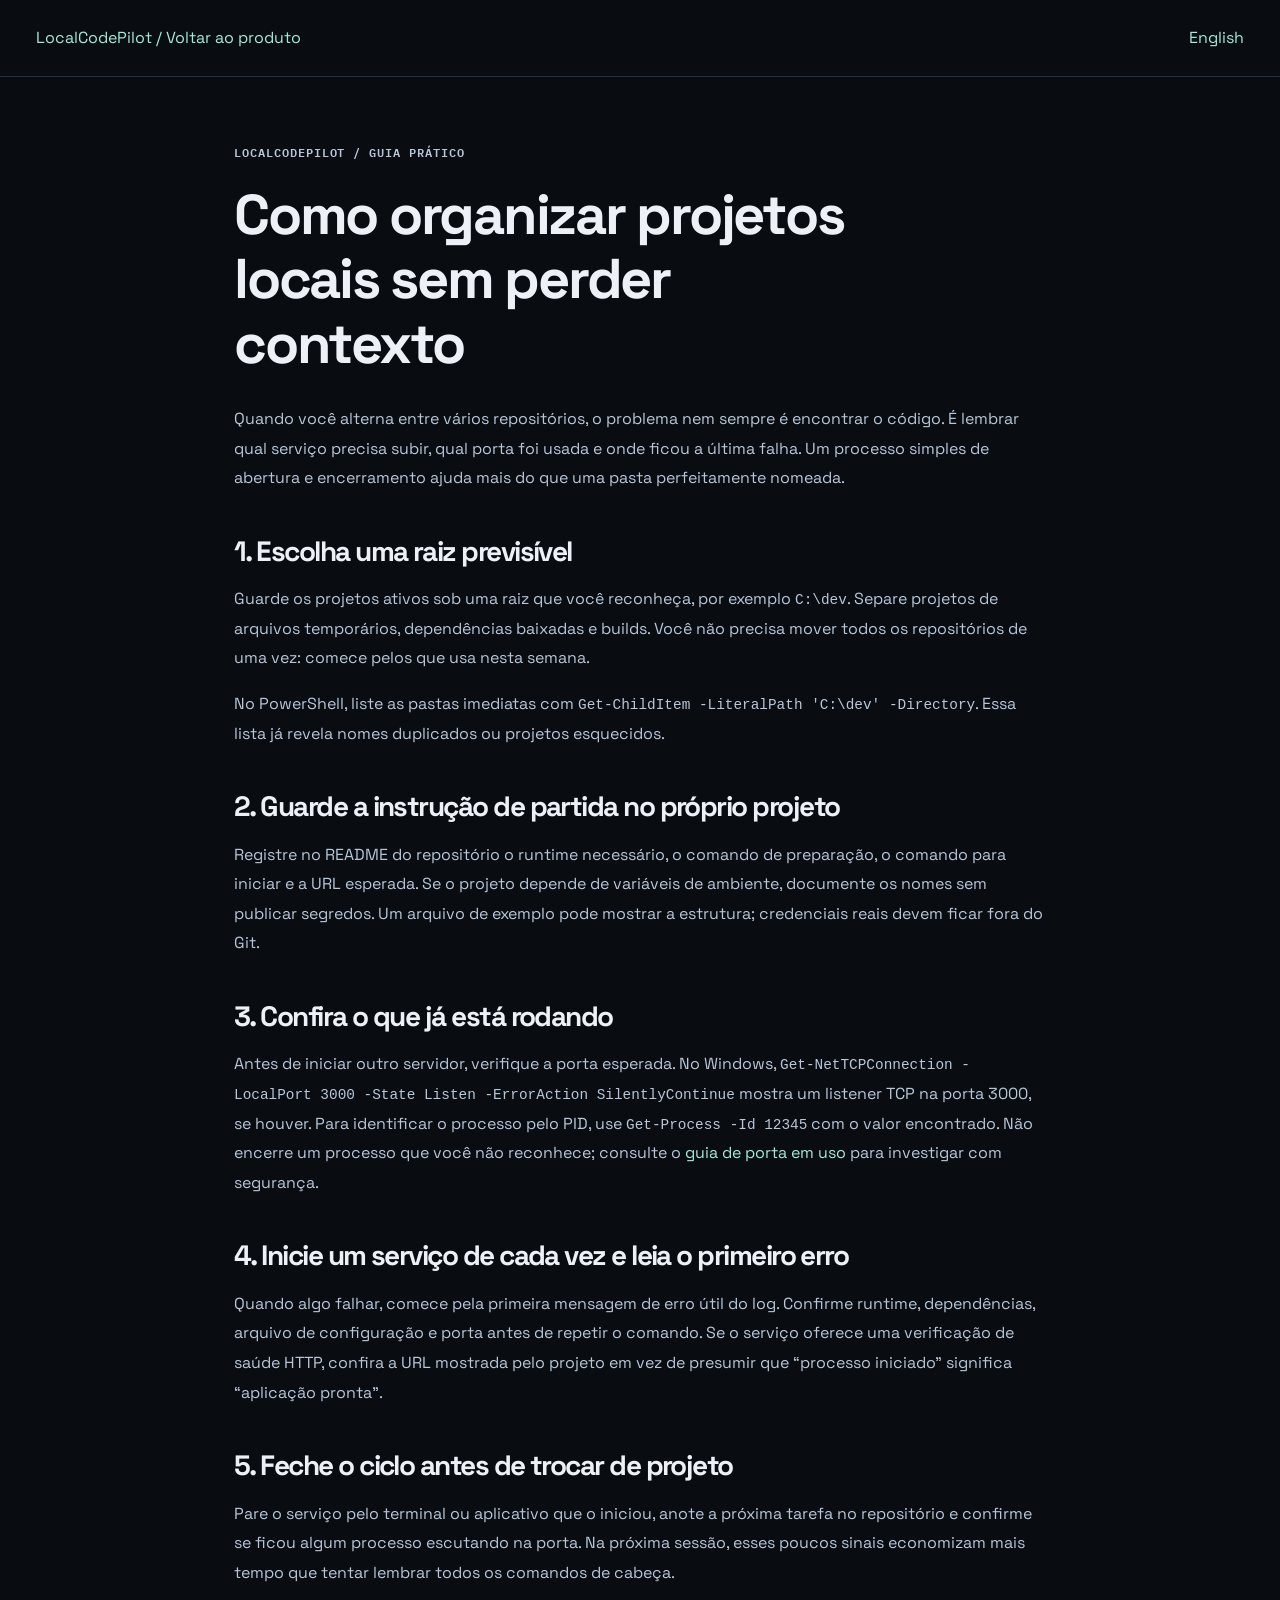
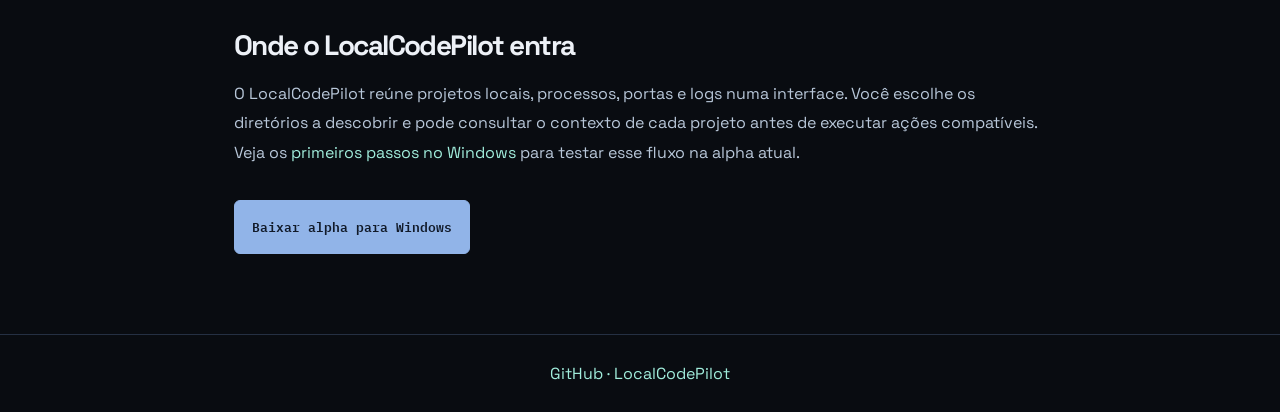
<file: blog/organizar-projetos-locais/index.html>
<!doctype html>
<html lang="pt-BR"><head><meta charset="utf-8"><meta name="viewport" content="width=device-width,initial-scale=1"><meta name="referrer" content="no-referrer"><meta http-equiv="Content-Security-Policy" content="base-uri 'none'; object-src 'none'; frame-src 'none'; form-action 'none'">
<title>Como organizar projetos locais sem perder contexto</title><meta name="description" content="Um fluxo prático para organizar projetos de desenvolvimento local no Windows, conferir processos e portas e retomar o trabalho sem adivinhação."><link rel="canonical" href="https://localcodepilot.com.br/blog/organizar-projetos-locais/"><link rel="alternate" hreflang="pt-BR" href="https://localcodepilot.com.br/blog/organizar-projetos-locais/"><link rel="alternate" hreflang="en" href="https://localcodepilot.com.br/en/blog/organize-local-projects/"><link rel="alternate" hreflang="x-default" href="https://localcodepilot.com.br/en/blog/organize-local-projects/">
<meta property="og:type" content="article"><meta property="og:site_name" content="LocalCodePilot"><meta property="og:title" content="Como organizar projetos locais sem perder contexto"><meta property="og:description" content="Um fluxo prático para organizar projetos de desenvolvimento local no Windows, conferir processos e portas e retomar o trabalho sem adivinhação."><meta property="og:url" content="https://localcodepilot.com.br/blog/organizar-projetos-locais/"><meta name="twitter:card" content="summary"><link rel="icon" href="/icon.svg" type="image/svg+xml"><link rel="stylesheet" href="/styles.css"></head>
<body><a class="skip" href="#conteudo">Pular para o conteúdo</a><header class="doc-header"><div class="wrap"><a href="/">LocalCodePilot / Voltar ao produto</a><a href="/en/blog/organize-local-projects/" hreflang="en" lang="en">English</a></div></header>
<main id="conteudo" class="doc-page"><p class="section-kicker">LOCALCODEPILOT / GUIA PRÁTICO</p><h1>Como organizar projetos locais sem perder contexto</h1><p>Quando você alterna entre vários repositórios, o problema nem sempre é encontrar o código. É lembrar qual serviço precisa subir, qual porta foi usada e onde ficou a última falha. Um processo simples de abertura e encerramento ajuda mais do que uma pasta perfeitamente nomeada.</p>
<h2>1. Escolha uma raiz previsível</h2><p>Guarde os projetos ativos sob uma raiz que você reconheça, por exemplo <code>C:\dev</code>. Separe projetos de arquivos temporários, dependências baixadas e builds. Você não precisa mover todos os repositórios de uma vez: comece pelos que usa nesta semana.</p><p>No PowerShell, liste as pastas imediatas com <code>Get-ChildItem -LiteralPath 'C:\dev' -Directory</code>. Essa lista já revela nomes duplicados ou projetos esquecidos.</p>
<h2>2. Guarde a instrução de partida no próprio projeto</h2><p>Registre no README do repositório o runtime necessário, o comando de preparação, o comando para iniciar e a URL esperada. Se o projeto depende de variáveis de ambiente, documente os nomes sem publicar segredos. Um arquivo de exemplo pode mostrar a estrutura; credenciais reais devem ficar fora do Git.</p>
<h2>3. Confira o que já está rodando</h2><p>Antes de iniciar outro servidor, verifique a porta esperada. No Windows, <code>Get-NetTCPConnection -LocalPort 3000 -State Listen -ErrorAction SilentlyContinue</code> mostra um listener TCP na porta 3000, se houver. Para identificar o processo pelo PID, use <code>Get-Process -Id 12345</code> com o valor encontrado. Não encerre um processo que você não reconhece; consulte o <a href="/blog/porta-em-uso-windows/">guia de porta em uso</a> para investigar com segurança.</p>
<h2>4. Inicie um serviço de cada vez e leia o primeiro erro</h2><p>Quando algo falhar, comece pela primeira mensagem de erro útil do log. Confirme runtime, dependências, arquivo de configuração e porta antes de repetir o comando. Se o serviço oferece uma verificação de saúde HTTP, confira a URL mostrada pelo projeto em vez de presumir que “processo iniciado” significa “aplicação pronta”.</p>
<h2>5. Feche o ciclo antes de trocar de projeto</h2><p>Pare o serviço pelo terminal ou aplicativo que o iniciou, anote a próxima tarefa no repositório e confirme se ficou algum processo escutando na porta. Na próxima sessão, esses poucos sinais economizam mais tempo que tentar lembrar todos os comandos de cabeça.</p>
<h2>Onde o LocalCodePilot entra</h2><p>O LocalCodePilot reúne projetos locais, processos, portas e logs numa interface. Você escolhe os diretórios a descobrir e pode consultar o contexto de cada projeto antes de executar ações compatíveis. Veja os <a href="/docs/primeiros-passos/">primeiros passos no Windows</a> para testar esse fluxo na alpha atual.</p><a class="button primary" href="/#comecar">Baixar alpha para Windows</a></main><footer class="doc-footer"><a href="https://github.com/cjulio1993/LocalCodePilot">GitHub · LocalCodePilot</a></footer></body></html>
</file>
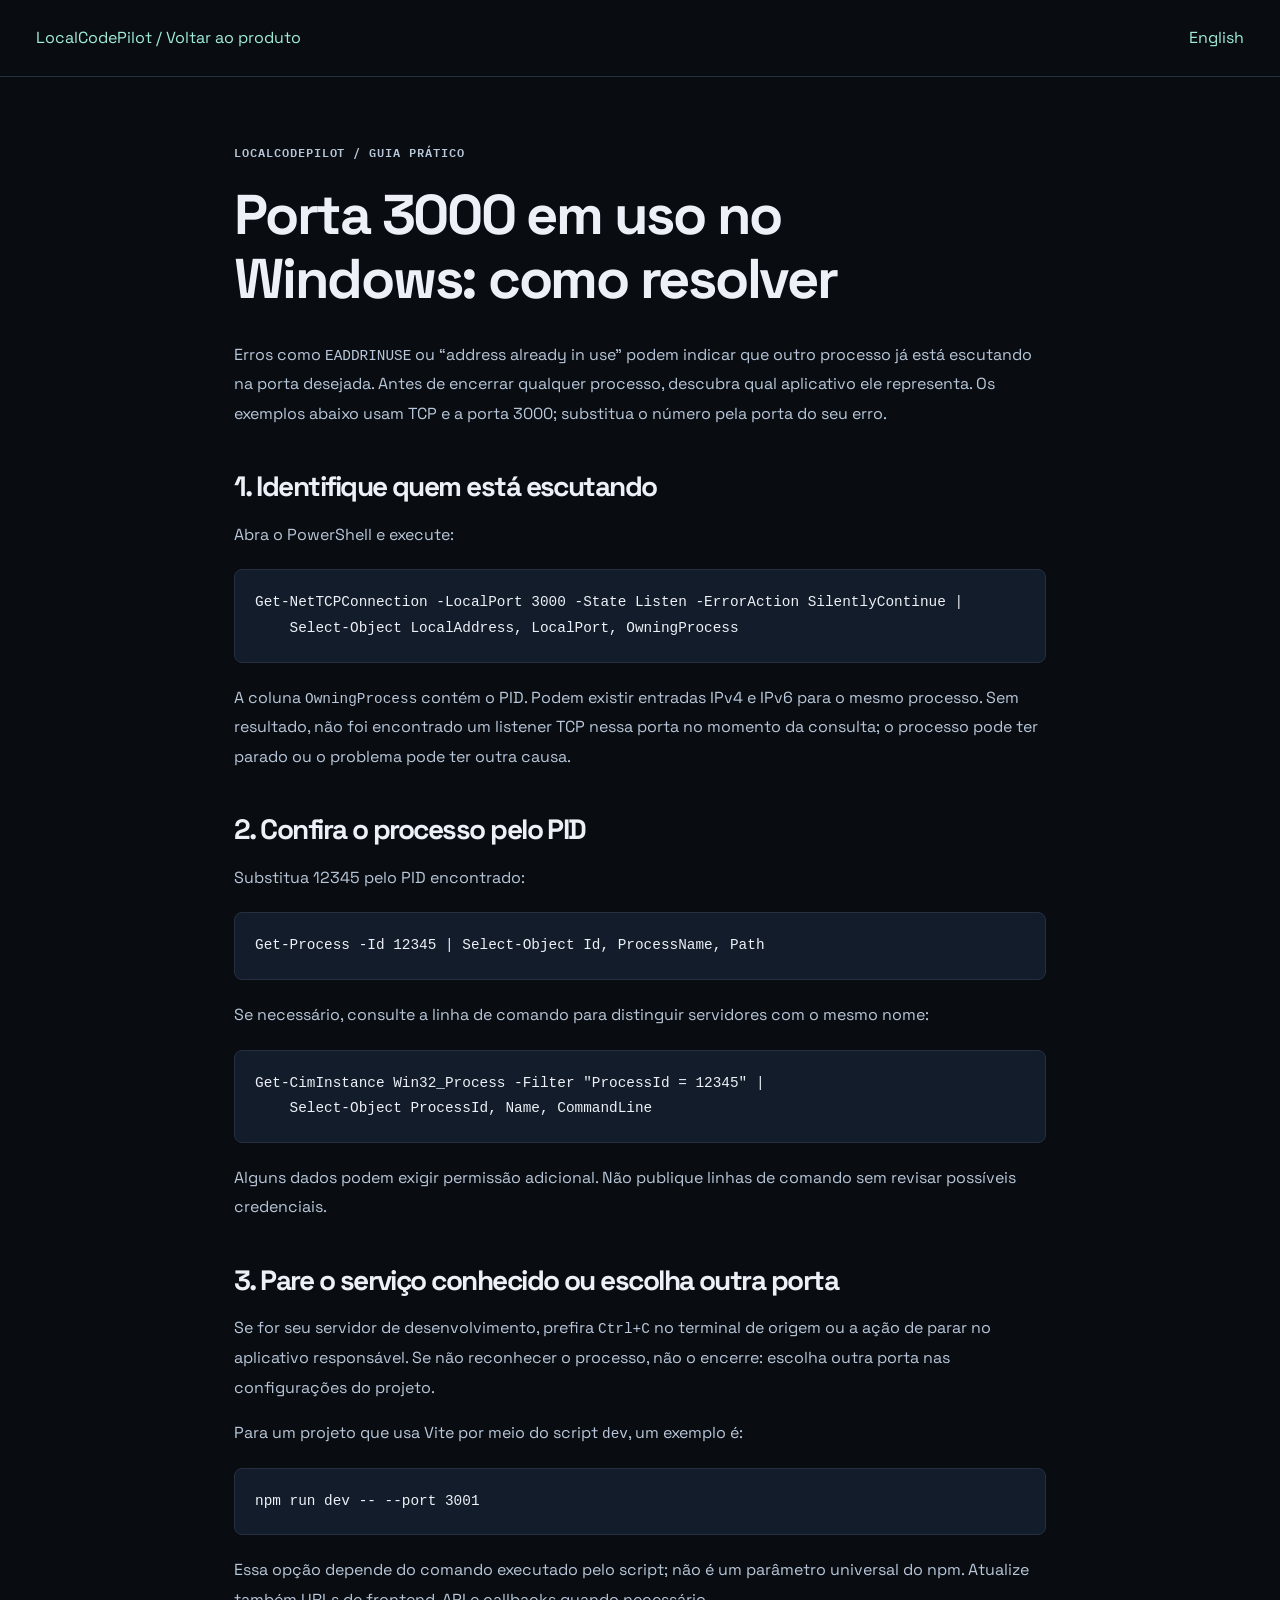
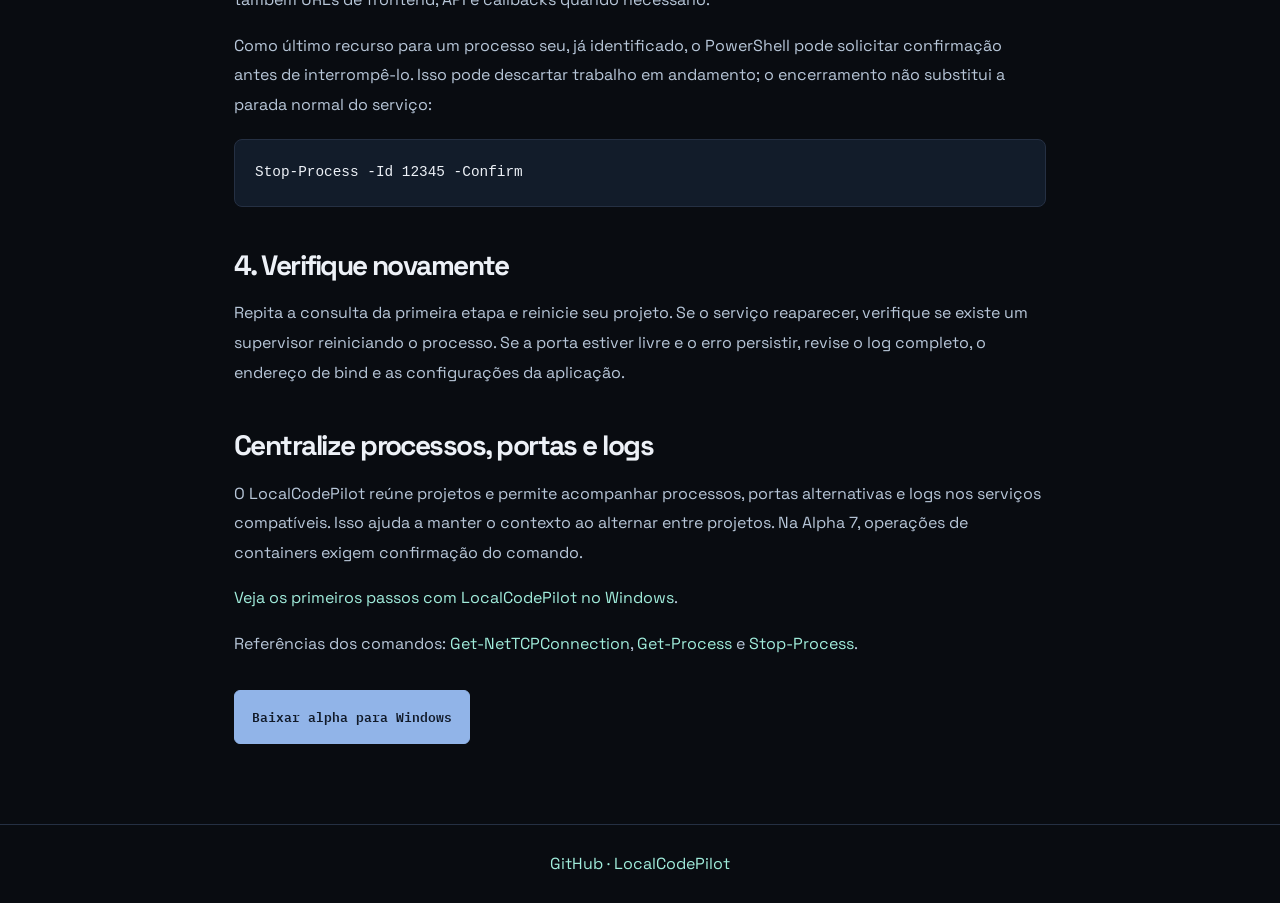
<file: blog/porta-em-uso-windows/index.html>
<!doctype html>
<html lang="pt-BR"><head><meta charset="utf-8"><meta name="viewport" content="width=device-width,initial-scale=1"><meta name="referrer" content="no-referrer"><meta http-equiv="Content-Security-Policy" content="base-uri 'none'; object-src 'none'; frame-src 'none'; form-action 'none'">
<title>Porta 3000 em uso no Windows: como resolver</title><meta name="description" content="Descubra qual processo ocupa a porta 3000 no Windows usando PowerShell e resolva o conflito sem encerrar processos desconhecidos."><link rel="canonical" href="https://localcodepilot.com.br/blog/porta-em-uso-windows/"><link rel="alternate" hreflang="pt-BR" href="https://localcodepilot.com.br/blog/porta-em-uso-windows/"><link rel="alternate" hreflang="en" href="https://localcodepilot.com.br/en/blog/port-already-in-use-windows/"><link rel="alternate" hreflang="x-default" href="https://localcodepilot.com.br/en/blog/port-already-in-use-windows/">
<meta property="og:type" content="article"><meta property="og:site_name" content="LocalCodePilot"><meta property="og:title" content="Porta 3000 em uso no Windows: como resolver"><meta property="og:description" content="Descubra qual processo ocupa a porta 3000 no Windows usando PowerShell e resolva o conflito sem encerrar processos desconhecidos."><meta property="og:url" content="https://localcodepilot.com.br/blog/porta-em-uso-windows/"><meta name="twitter:card" content="summary"><link rel="icon" href="/icon.svg" type="image/svg+xml"><link rel="stylesheet" href="/styles.css"></head>
<body><a class="skip" href="#conteudo">Pular para o conteúdo</a><header class="doc-header"><div class="wrap"><a href="/">LocalCodePilot / Voltar ao produto</a><a href="/en/blog/port-already-in-use-windows/" hreflang="en" lang="en">English</a></div></header>
<main id="conteudo" class="doc-page"><p class="section-kicker">LOCALCODEPILOT / GUIA PRÁTICO</p><h1>Porta 3000 em uso no Windows: como resolver</h1><p>Erros como <code>EADDRINUSE</code> ou “address already in use” podem indicar que outro processo já está escutando na porta desejada. Antes de encerrar qualquer processo, descubra qual aplicativo ele representa. Os exemplos abaixo usam TCP e a porta 3000; substitua o número pela porta do seu erro.</p>
<h2>1. Identifique quem está escutando</h2><p>Abra o PowerShell e execute:</p><pre><code>Get-NetTCPConnection -LocalPort 3000 -State Listen -ErrorAction SilentlyContinue |
    Select-Object LocalAddress, LocalPort, OwningProcess</code></pre><p>A coluna <code>OwningProcess</code> contém o PID. Podem existir entradas IPv4 e IPv6 para o mesmo processo. Sem resultado, não foi encontrado um listener TCP nessa porta no momento da consulta; o processo pode ter parado ou o problema pode ter outra causa.</p>
<h2>2. Confira o processo pelo PID</h2><p>Substitua 12345 pelo PID encontrado:</p><pre><code>Get-Process -Id 12345 | Select-Object Id, ProcessName, Path</code></pre><p>Se necessário, consulte a linha de comando para distinguir servidores com o mesmo nome:</p><pre><code>Get-CimInstance Win32_Process -Filter "ProcessId = 12345" |
    Select-Object ProcessId, Name, CommandLine</code></pre><p>Alguns dados podem exigir permissão adicional. Não publique linhas de comando sem revisar possíveis credenciais.</p>
<h2>3. Pare o serviço conhecido ou escolha outra porta</h2><p>Se for seu servidor de desenvolvimento, prefira <code>Ctrl+C</code> no terminal de origem ou a ação de parar no aplicativo responsável. Se não reconhecer o processo, não o encerre: escolha outra porta nas configurações do projeto.</p><p>Para um projeto que usa Vite por meio do script <code>dev</code>, um exemplo é:</p><pre><code>npm run dev -- --port 3001</code></pre><p>Essa opção depende do comando executado pelo script; não é um parâmetro universal do npm. Atualize também URLs de frontend, API e callbacks quando necessário.</p><p>Como último recurso para um processo seu, já identificado, o PowerShell pode solicitar confirmação antes de interrompê-lo. Isso pode descartar trabalho em andamento; o encerramento não substitui a parada normal do serviço:</p><pre><code>Stop-Process -Id 12345 -Confirm</code></pre>
<h2>4. Verifique novamente</h2><p>Repita a consulta da primeira etapa e reinicie seu projeto. Se o serviço reaparecer, verifique se existe um supervisor reiniciando o processo. Se a porta estiver livre e o erro persistir, revise o log completo, o endereço de bind e as configurações da aplicação.</p>
<h2>Centralize processos, portas e logs</h2><p>O LocalCodePilot reúne projetos e permite acompanhar processos, portas alternativas e logs nos serviços compatíveis. Isso ajuda a manter o contexto ao alternar entre projetos. Na Alpha 7, operações de containers exigem confirmação do comando.</p><p><a href="/docs/primeiros-passos/">Veja os primeiros passos com LocalCodePilot no Windows</a>.</p>
<p>Referências dos comandos: <a href="https://learn.microsoft.com/en-us/powershell/module/nettcpip/get-nettcpconnection">Get-NetTCPConnection</a>, <a href="https://learn.microsoft.com/en-us/powershell/module/microsoft.powershell.management/get-process">Get-Process</a> e <a href="https://learn.microsoft.com/en-us/powershell/module/microsoft.powershell.management/stop-process">Stop-Process</a>.</p><a class="button primary" href="/#comecar">Baixar alpha para Windows</a></main><footer class="doc-footer"><a href="https://github.com/cjulio1993/LocalCodePilot">GitHub · LocalCodePilot</a></footer></body></html>
</file>
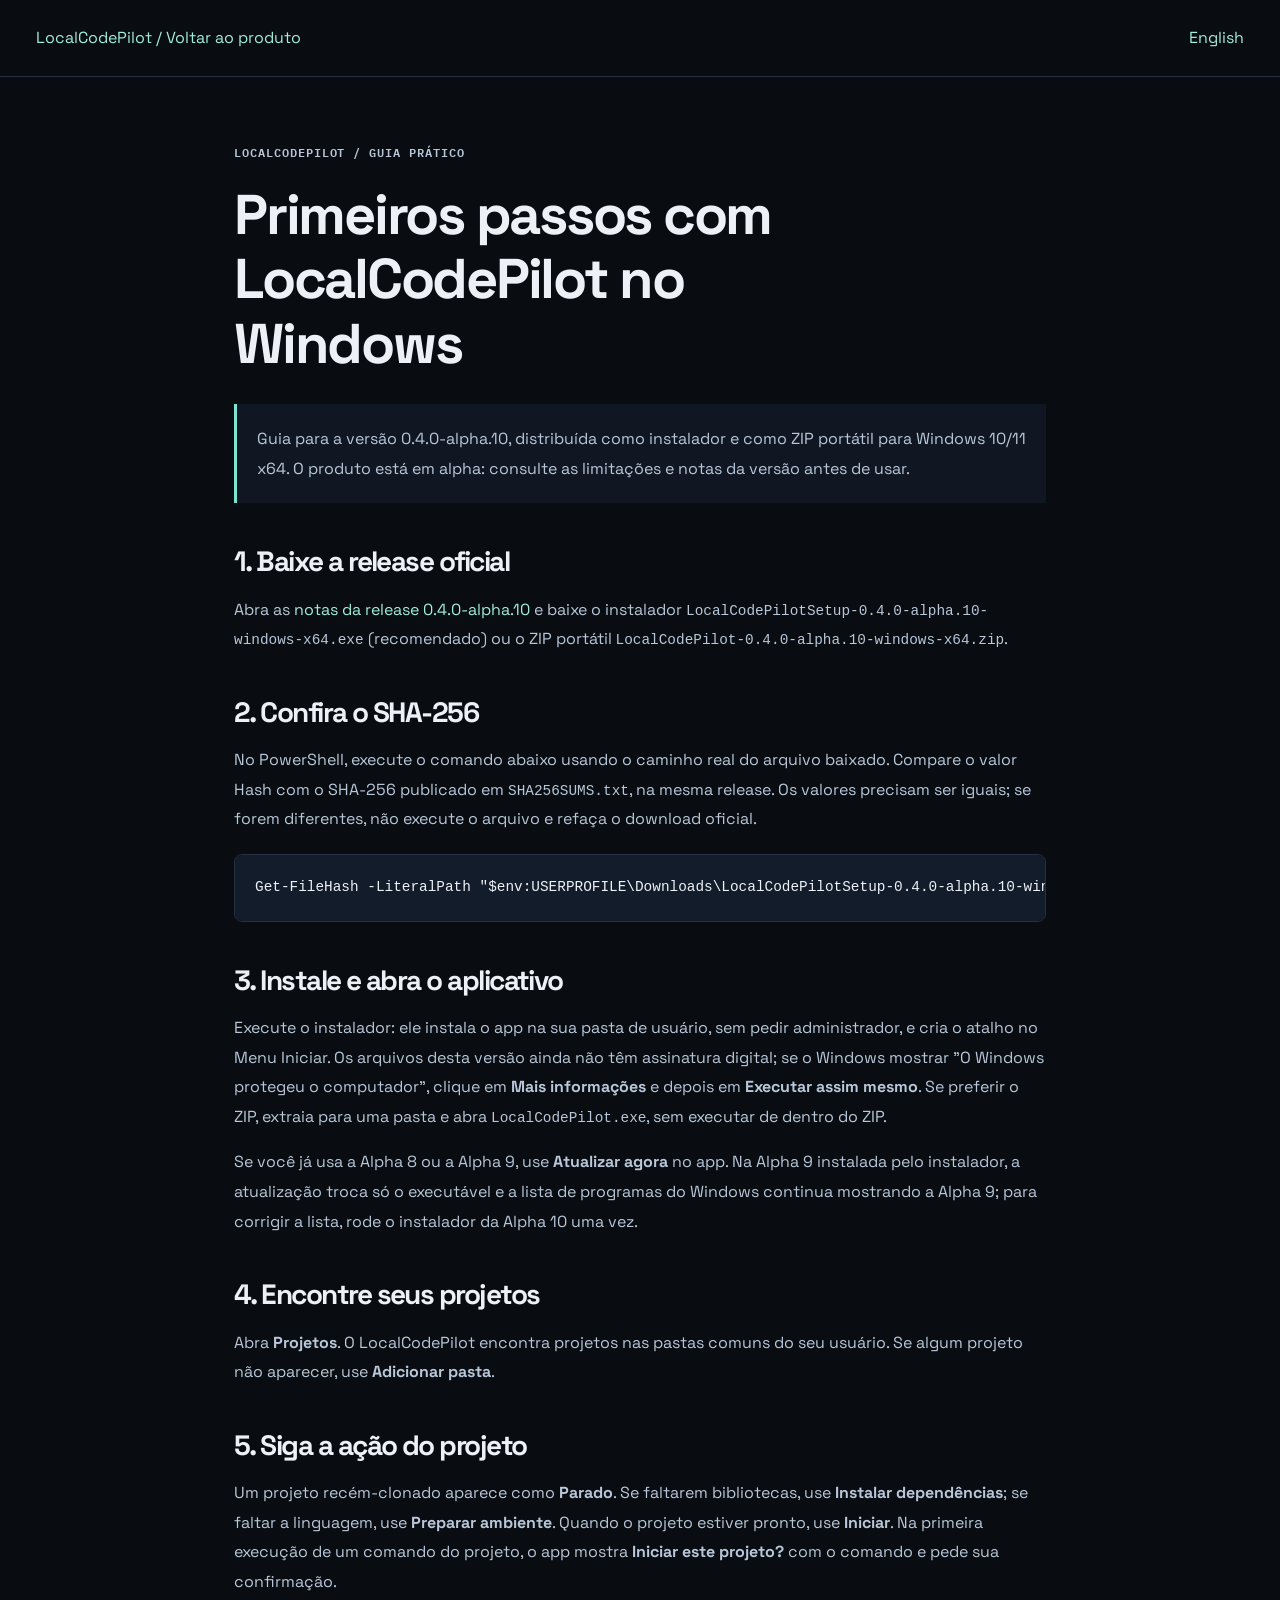
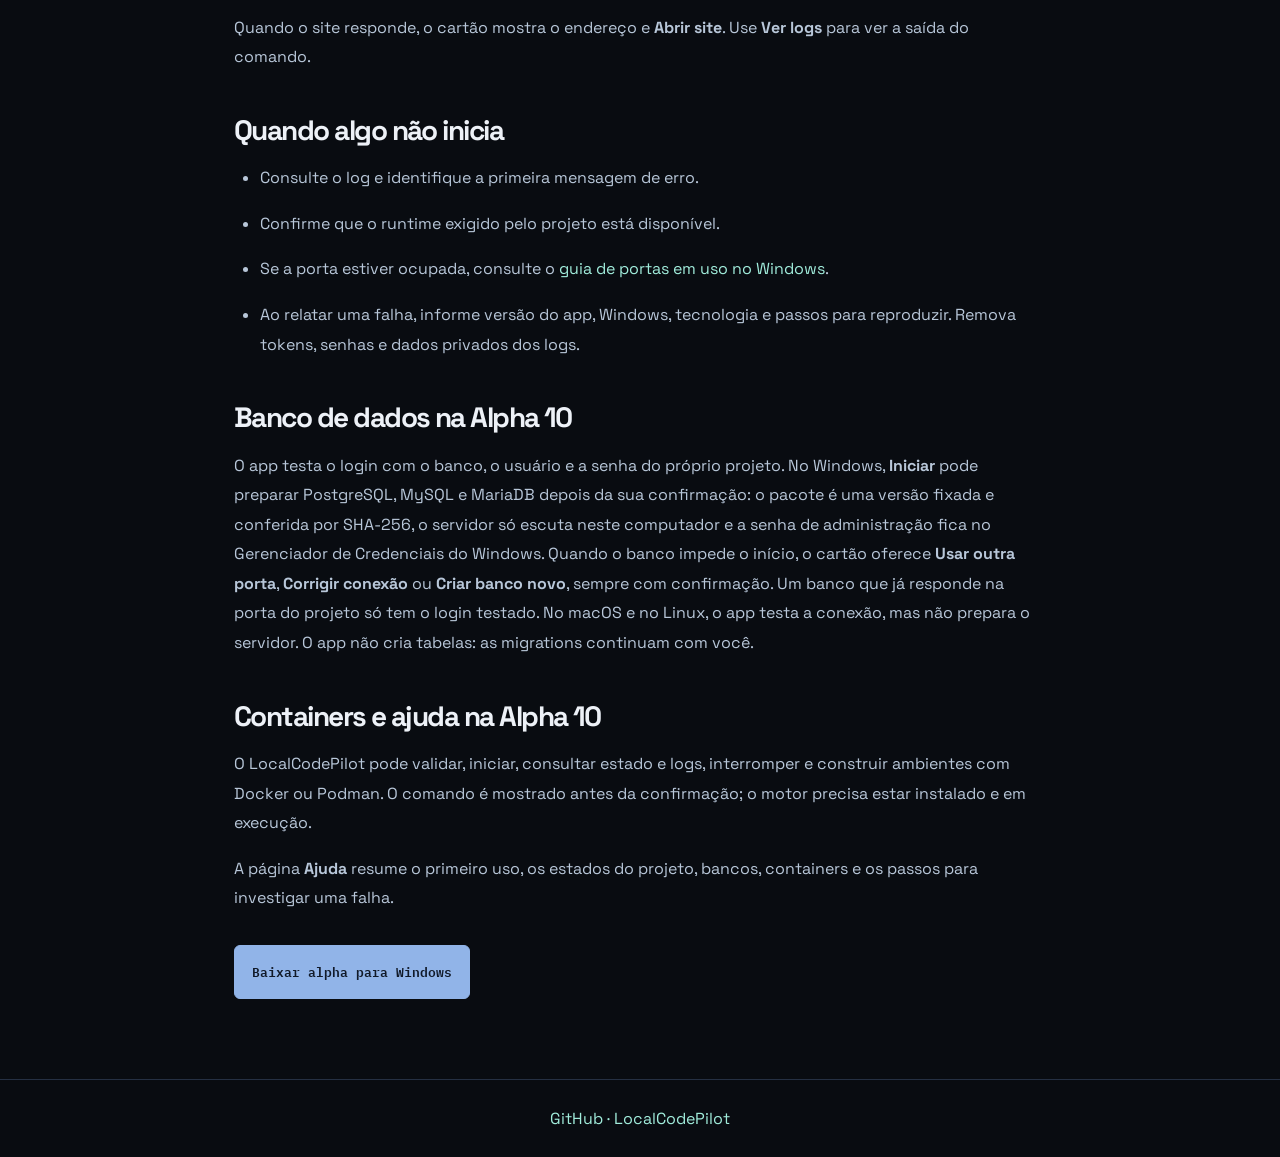
<file: docs/primeiros-passos/index.html>
<!doctype html>
<html lang="pt-BR"><head><meta charset="utf-8"><meta name="viewport" content="width=device-width,initial-scale=1"><meta name="referrer" content="no-referrer"><meta http-equiv="Content-Security-Policy" content="base-uri 'none'; object-src 'none'; frame-src 'none'; form-action 'none'">
<title>Primeiros passos com LocalCodePilot no Windows</title><meta name="description" content="Instale a alpha do LocalCodePilot no Windows, verifique o SHA-256 e organize seu primeiro projeto com processos, portas e logs."><link rel="canonical" href="https://localcodepilot.com.br/docs/primeiros-passos/"><link rel="alternate" hreflang="pt-BR" href="https://localcodepilot.com.br/docs/primeiros-passos/"><link rel="alternate" hreflang="en" href="https://localcodepilot.com.br/en/docs/getting-started/"><link rel="alternate" hreflang="x-default" href="https://localcodepilot.com.br/en/docs/getting-started/">
<meta property="og:type" content="article"><meta property="og:site_name" content="LocalCodePilot"><meta property="og:title" content="Primeiros passos com LocalCodePilot no Windows"><meta property="og:description" content="Instale a alpha do LocalCodePilot no Windows, verifique o SHA-256 e organize seu primeiro projeto com processos, portas e logs."><meta property="og:url" content="https://localcodepilot.com.br/docs/primeiros-passos/"><meta name="twitter:card" content="summary"><link rel="icon" href="/icon.svg" type="image/svg+xml"><link rel="stylesheet" href="/styles.css"></head>
<body><a class="skip" href="#conteudo">Pular para o conteúdo</a><header class="doc-header"><div class="wrap"><a href="/">LocalCodePilot / Voltar ao produto</a><a href="/en/docs/getting-started/" hreflang="en" lang="en">English</a></div></header>
<main id="conteudo" class="doc-page"><p class="section-kicker">LOCALCODEPILOT / GUIA PRÁTICO</p><h1>Primeiros passos com LocalCodePilot no Windows</h1><p class="note">Guia para a versão 0.4.0-alpha.10, distribuída como instalador e como ZIP portátil para Windows 10/11 x64. O produto está em alpha: consulte as limitações e notas da versão antes de usar.</p>
<h2>1. Baixe a release oficial</h2><p>Abra as <a href="https://github.com/cjulio1993/LocalCodePilot/releases/tag/v0.4.0-alpha.10">notas da release 0.4.0-alpha.10</a> e baixe o instalador <code>LocalCodePilotSetup-0.4.0-alpha.10-windows-x64.exe</code> (recomendado) ou o ZIP portátil <code>LocalCodePilot-0.4.0-alpha.10-windows-x64.zip</code>.</p>
<h2>2. Confira o SHA-256</h2><p>No PowerShell, execute o comando abaixo usando o caminho real do arquivo baixado. Compare o valor Hash com o SHA-256 publicado em <code>SHA256SUMS.txt</code>, na mesma release. Os valores precisam ser iguais; se forem diferentes, não execute o arquivo e refaça o download oficial.</p><pre><code>Get-FileHash -LiteralPath "$env:USERPROFILE\Downloads\LocalCodePilotSetup-0.4.0-alpha.10-windows-x64.exe" -Algorithm SHA256</code></pre>
<h2>3. Instale e abra o aplicativo</h2><p>Execute o instalador: ele instala o app na sua pasta de usuário, sem pedir administrador, e cria o atalho no Menu Iniciar. Os arquivos desta versão ainda não têm assinatura digital; se o Windows mostrar "O Windows protegeu o computador", clique em <strong>Mais informações</strong> e depois em <strong>Executar assim mesmo</strong>. Se preferir o ZIP, extraia para uma pasta e abra <code>LocalCodePilot.exe</code>, sem executar de dentro do ZIP.</p><p>Se você já usa a Alpha 8 ou a Alpha 9, use <strong>Atualizar agora</strong> no app. Na Alpha 9 instalada pelo instalador, a atualização troca só o executável e a lista de programas do Windows continua mostrando a Alpha 9; para corrigir a lista, rode o instalador da Alpha 10 uma vez.</p>
<h2>4. Encontre seus projetos</h2><p>Abra <strong>Projetos</strong>. O LocalCodePilot encontra projetos nas pastas comuns do seu usuário. Se algum projeto não aparecer, use <strong>Adicionar pasta</strong>.</p>
<h2>5. Siga a ação do projeto</h2><p>Um projeto recém-clonado aparece como <strong>Parado</strong>. Se faltarem bibliotecas, use <strong>Instalar dependências</strong>; se faltar a linguagem, use <strong>Preparar ambiente</strong>. Quando o projeto estiver pronto, use <strong>Iniciar</strong>. Na primeira execução de um comando do projeto, o app mostra <strong>Iniciar este projeto?</strong> com o comando e pede sua confirmação.</p><p>Quando o site responde, o cartão mostra o endereço e <strong>Abrir site</strong>. Use <strong>Ver logs</strong> para ver a saída do comando.</p>
<h2>Quando algo não inicia</h2><ul><li>Consulte o log e identifique a primeira mensagem de erro.</li><li>Confirme que o runtime exigido pelo projeto está disponível.</li><li>Se a porta estiver ocupada, consulte o <a href="/blog/porta-em-uso-windows/">guia de portas em uso no Windows</a>.</li><li>Ao relatar uma falha, informe versão do app, Windows, tecnologia e passos para reproduzir. Remova tokens, senhas e dados privados dos logs.</li></ul>
<h2>Banco de dados na Alpha 10</h2><p>O app testa o login com o banco, o usuário e a senha do próprio projeto. No Windows, <strong>Iniciar</strong> pode preparar PostgreSQL, MySQL e MariaDB depois da sua confirmação: o pacote é uma versão fixada e conferida por SHA-256, o servidor só escuta neste computador e a senha de administração fica no Gerenciador de Credenciais do Windows. Quando o banco impede o início, o cartão oferece <strong>Usar outra porta</strong>, <strong>Corrigir conexão</strong> ou <strong>Criar banco novo</strong>, sempre com confirmação. Um banco que já responde na porta do projeto só tem o login testado. No macOS e no Linux, o app testa a conexão, mas não prepara o servidor. O app não cria tabelas: as migrations continuam com você.</p>
<h2>Containers e ajuda na Alpha 10</h2><p>O LocalCodePilot pode validar, iniciar, consultar estado e logs, interromper e construir ambientes com Docker ou Podman. O comando é mostrado antes da confirmação; o motor precisa estar instalado e em execução.</p><p>A página <strong>Ajuda</strong> resume o primeiro uso, os estados do projeto, bancos, containers e os passos para investigar uma falha.</p><a class="button primary" href="/#comecar">Baixar alpha para Windows</a></main><footer class="doc-footer"><a href="https://github.com/cjulio1993/LocalCodePilot">GitHub · LocalCodePilot</a></footer></body></html>
</file>
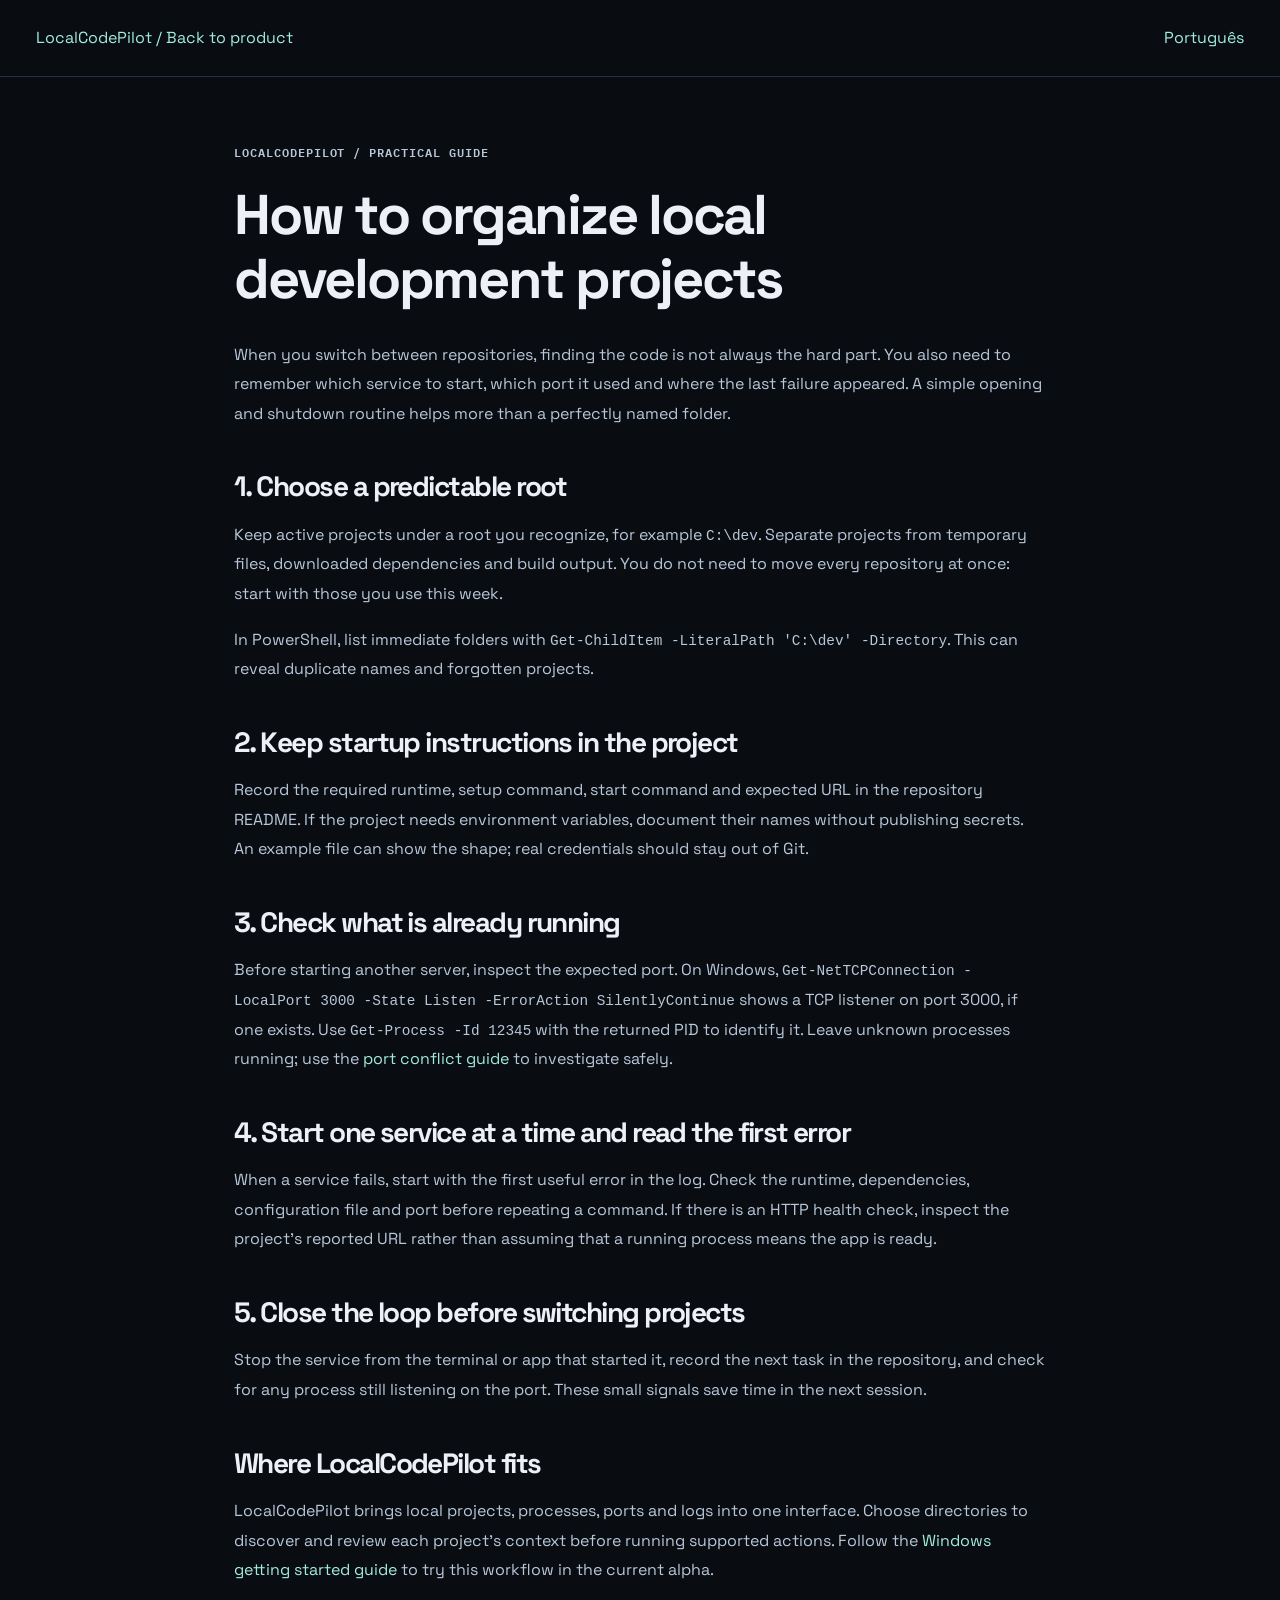
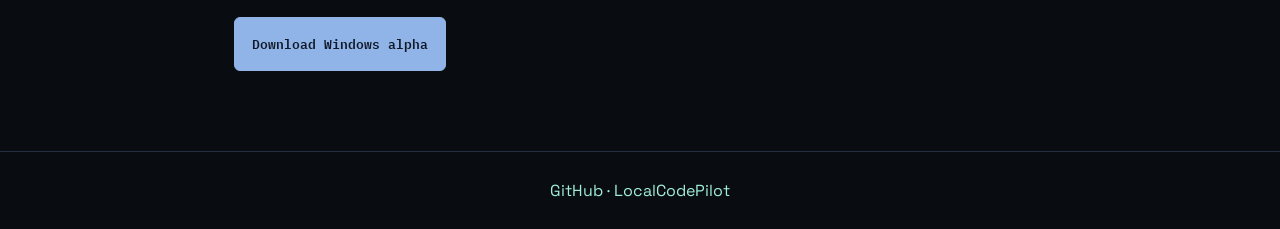
<file: en/blog/organize-local-projects/index.html>
<!doctype html>
<html lang="en"><head><meta charset="utf-8"><meta name="viewport" content="width=device-width,initial-scale=1"><meta name="referrer" content="no-referrer"><meta http-equiv="Content-Security-Policy" content="base-uri 'none'; object-src 'none'; frame-src 'none'; form-action 'none'">
<title>How to organize local development projects</title><meta name="description" content="A practical workflow to organize local development projects on Windows, inspect processes and ports, and resume work with context."><link rel="canonical" href="https://localcodepilot.com.br/en/blog/organize-local-projects/"><link rel="alternate" hreflang="pt-BR" href="https://localcodepilot.com.br/blog/organizar-projetos-locais/"><link rel="alternate" hreflang="en" href="https://localcodepilot.com.br/en/blog/organize-local-projects/"><link rel="alternate" hreflang="x-default" href="https://localcodepilot.com.br/en/blog/organize-local-projects/">
<meta property="og:type" content="article"><meta property="og:site_name" content="LocalCodePilot"><meta property="og:title" content="How to organize local development projects"><meta property="og:description" content="A practical workflow to organize local development projects on Windows, inspect processes and ports, and resume work with context."><meta property="og:url" content="https://localcodepilot.com.br/en/blog/organize-local-projects/"><meta name="twitter:card" content="summary"><link rel="icon" href="/icon.svg" type="image/svg+xml"><link rel="stylesheet" href="/styles.css"></head>
<body><a class="skip" href="#conteudo">Skip to content</a><header class="doc-header"><div class="wrap"><a href="/en/">LocalCodePilot / Back to product</a><a href="/blog/organizar-projetos-locais/" hreflang="pt-BR" lang="pt-BR">Português</a></div></header>
<main id="conteudo" class="doc-page"><p class="section-kicker">LOCALCODEPILOT / PRACTICAL GUIDE</p><h1>How to organize local development projects</h1><p>When you switch between repositories, finding the code is not always the hard part. You also need to remember which service to start, which port it used and where the last failure appeared. A simple opening and shutdown routine helps more than a perfectly named folder.</p>
<h2>1. Choose a predictable root</h2><p>Keep active projects under a root you recognize, for example <code>C:\dev</code>. Separate projects from temporary files, downloaded dependencies and build output. You do not need to move every repository at once: start with those you use this week.</p><p>In PowerShell, list immediate folders with <code>Get-ChildItem -LiteralPath 'C:\dev' -Directory</code>. This can reveal duplicate names and forgotten projects.</p>
<h2>2. Keep startup instructions in the project</h2><p>Record the required runtime, setup command, start command and expected URL in the repository README. If the project needs environment variables, document their names without publishing secrets. An example file can show the shape; real credentials should stay out of Git.</p>
<h2>3. Check what is already running</h2><p>Before starting another server, inspect the expected port. On Windows, <code>Get-NetTCPConnection -LocalPort 3000 -State Listen -ErrorAction SilentlyContinue</code> shows a TCP listener on port 3000, if one exists. Use <code>Get-Process -Id 12345</code> with the returned PID to identify it. Leave unknown processes running; use the <a href="/en/blog/port-already-in-use-windows/">port conflict guide</a> to investigate safely.</p>
<h2>4. Start one service at a time and read the first error</h2><p>When a service fails, start with the first useful error in the log. Check the runtime, dependencies, configuration file and port before repeating a command. If there is an HTTP health check, inspect the project's reported URL rather than assuming that a running process means the app is ready.</p>
<h2>5. Close the loop before switching projects</h2><p>Stop the service from the terminal or app that started it, record the next task in the repository, and check for any process still listening on the port. These small signals save time in the next session.</p>
<h2>Where LocalCodePilot fits</h2><p>LocalCodePilot brings local projects, processes, ports and logs into one interface. Choose directories to discover and review each project's context before running supported actions. Follow the <a href="/en/docs/getting-started/">Windows getting started guide</a> to try this workflow in the current alpha.</p><a class="button primary" href="/en/#comecar">Download Windows alpha</a></main><footer class="doc-footer"><a href="https://github.com/cjulio1993/LocalCodePilot">GitHub · LocalCodePilot</a></footer></body></html>
</file>
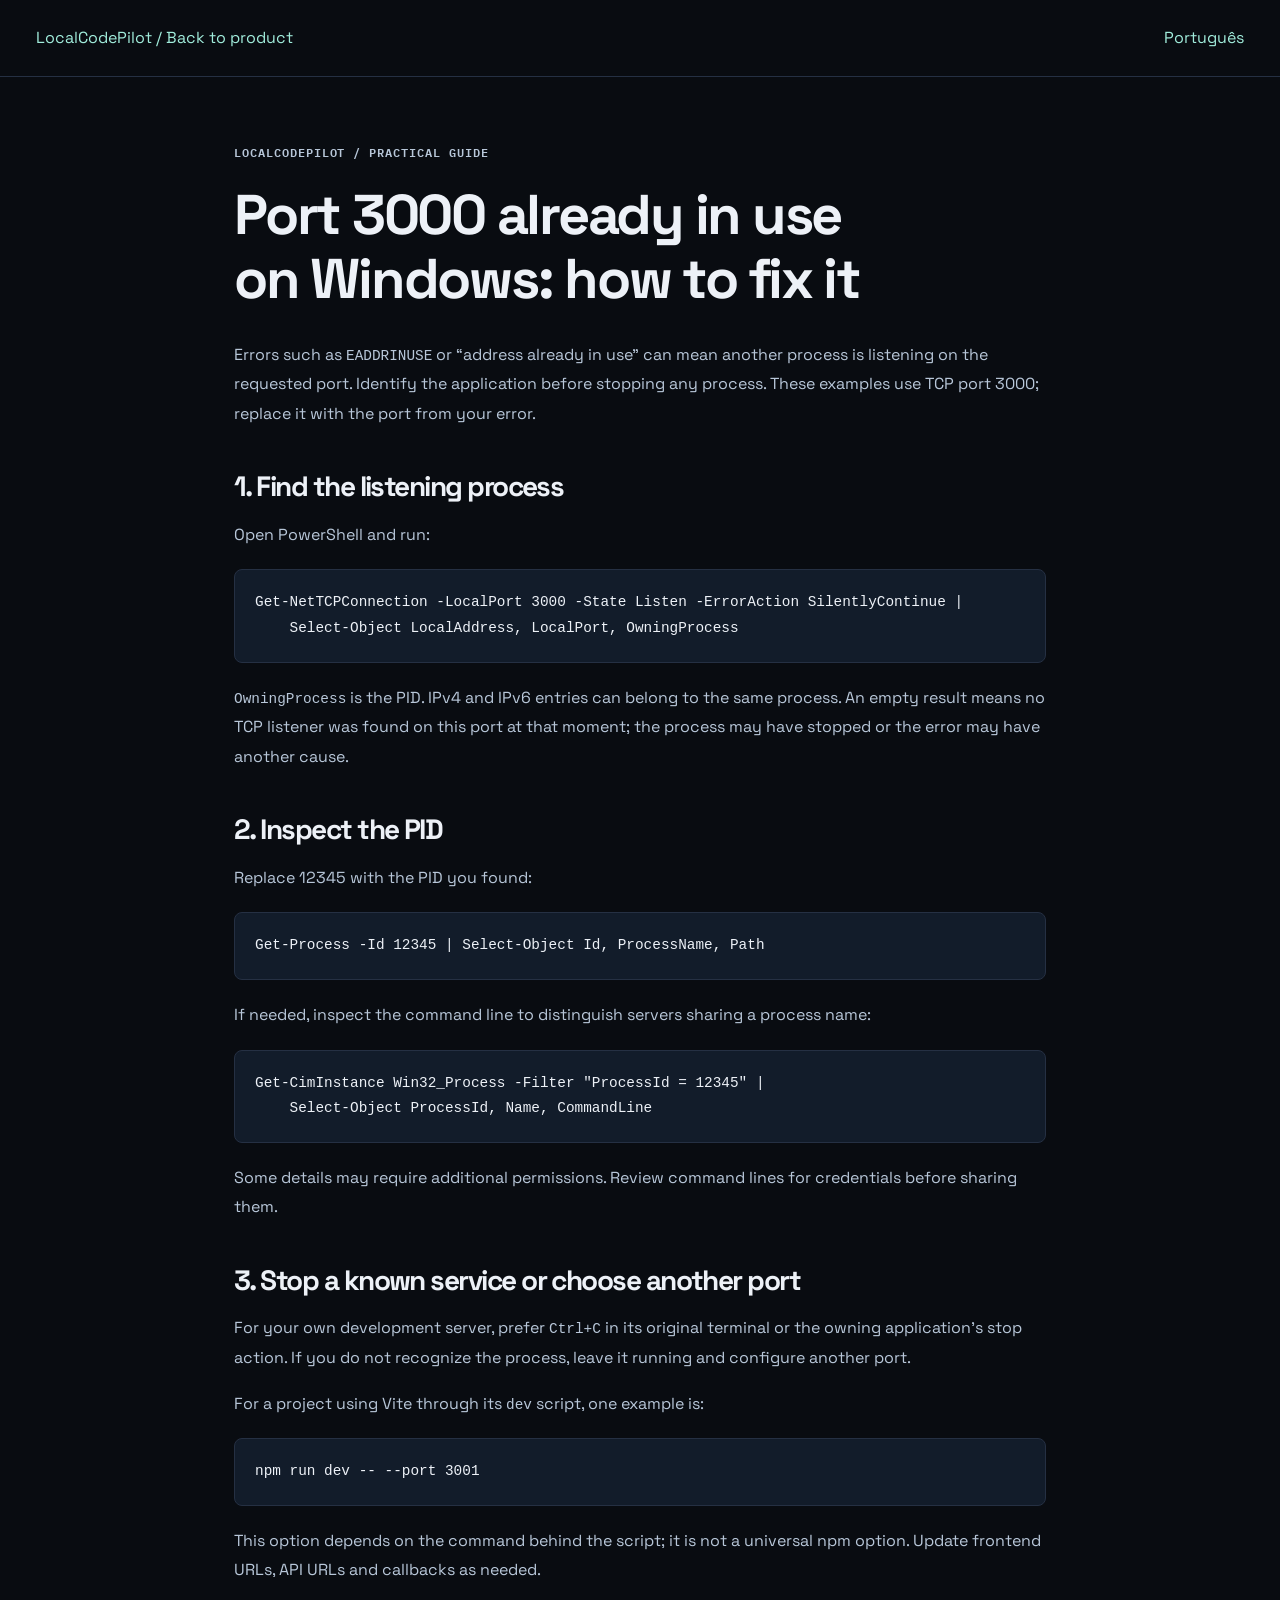
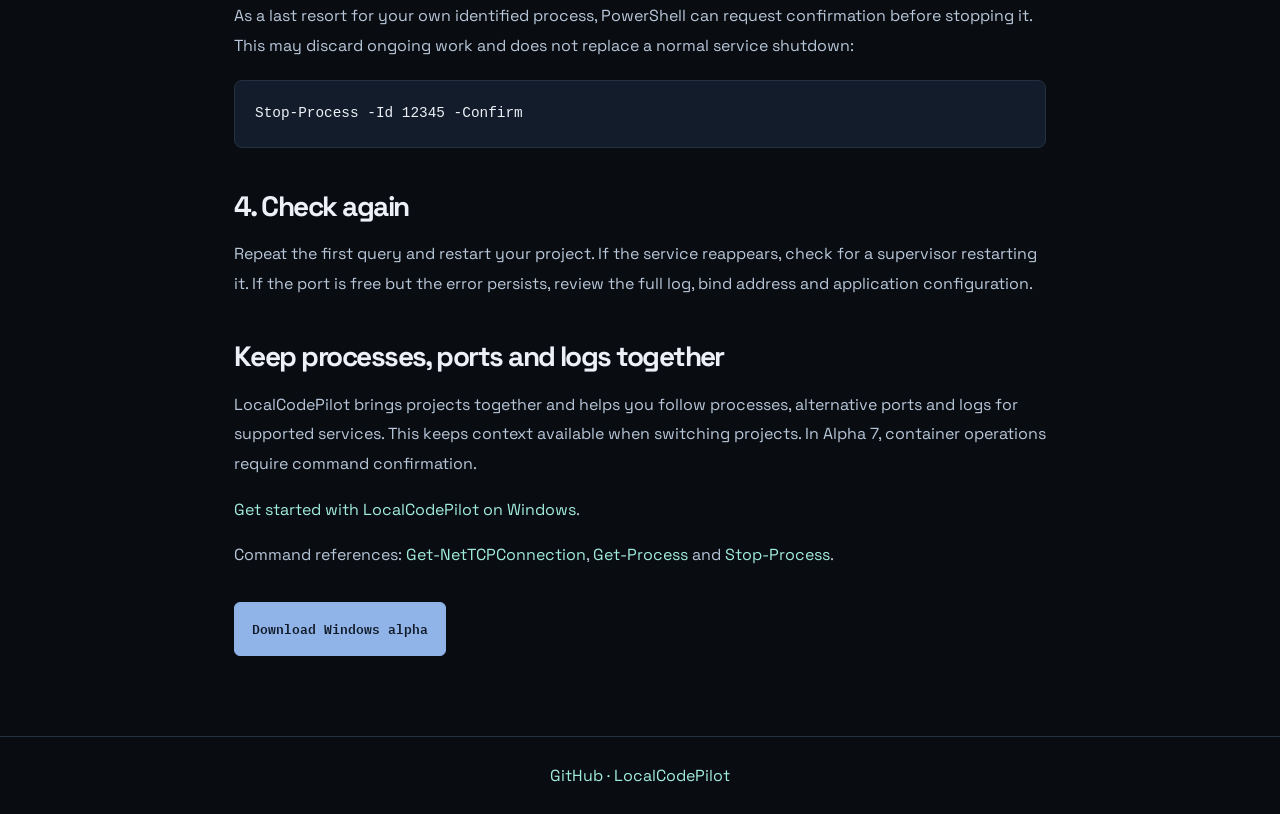
<file: en/blog/port-already-in-use-windows/index.html>
<!doctype html>
<html lang="en"><head><meta charset="utf-8"><meta name="viewport" content="width=device-width,initial-scale=1"><meta name="referrer" content="no-referrer"><meta http-equiv="Content-Security-Policy" content="base-uri 'none'; object-src 'none'; frame-src 'none'; form-action 'none'">
<title>Port 3000 already in use on Windows: how to fix it</title><meta name="description" content="Find which process owns port 3000 on Windows with PowerShell and resolve local development port conflicts."><link rel="canonical" href="https://localcodepilot.com.br/en/blog/port-already-in-use-windows/"><link rel="alternate" hreflang="pt-BR" href="https://localcodepilot.com.br/blog/porta-em-uso-windows/"><link rel="alternate" hreflang="en" href="https://localcodepilot.com.br/en/blog/port-already-in-use-windows/"><link rel="alternate" hreflang="x-default" href="https://localcodepilot.com.br/en/blog/port-already-in-use-windows/">
<meta property="og:type" content="article"><meta property="og:site_name" content="LocalCodePilot"><meta property="og:title" content="Port 3000 already in use on Windows: how to fix it"><meta property="og:description" content="Find which process owns port 3000 on Windows with PowerShell and resolve local development port conflicts."><meta property="og:url" content="https://localcodepilot.com.br/en/blog/port-already-in-use-windows/"><meta name="twitter:card" content="summary"><link rel="icon" href="/icon.svg" type="image/svg+xml"><link rel="stylesheet" href="/styles.css"></head>
<body><a class="skip" href="#conteudo">Skip to content</a><header class="doc-header"><div class="wrap"><a href="/en/">LocalCodePilot / Back to product</a><a href="/blog/porta-em-uso-windows/" hreflang="pt-BR" lang="pt-BR">Português</a></div></header>
<main id="conteudo" class="doc-page"><p class="section-kicker">LOCALCODEPILOT / PRACTICAL GUIDE</p><h1>Port 3000 already in use on Windows: how to fix it</h1><p>Errors such as <code>EADDRINUSE</code> or “address already in use” can mean another process is listening on the requested port. Identify the application before stopping any process. These examples use TCP port 3000; replace it with the port from your error.</p>
<h2>1. Find the listening process</h2><p>Open PowerShell and run:</p><pre><code>Get-NetTCPConnection -LocalPort 3000 -State Listen -ErrorAction SilentlyContinue |
    Select-Object LocalAddress, LocalPort, OwningProcess</code></pre><p><code>OwningProcess</code> is the PID. IPv4 and IPv6 entries can belong to the same process. An empty result means no TCP listener was found on this port at that moment; the process may have stopped or the error may have another cause.</p>
<h2>2. Inspect the PID</h2><p>Replace 12345 with the PID you found:</p><pre><code>Get-Process -Id 12345 | Select-Object Id, ProcessName, Path</code></pre><p>If needed, inspect the command line to distinguish servers sharing a process name:</p><pre><code>Get-CimInstance Win32_Process -Filter "ProcessId = 12345" |
    Select-Object ProcessId, Name, CommandLine</code></pre><p>Some details may require additional permissions. Review command lines for credentials before sharing them.</p>
<h2>3. Stop a known service or choose another port</h2><p>For your own development server, prefer <code>Ctrl+C</code> in its original terminal or the owning application's stop action. If you do not recognize the process, leave it running and configure another port.</p><p>For a project using Vite through its <code>dev</code> script, one example is:</p><pre><code>npm run dev -- --port 3001</code></pre><p>This option depends on the command behind the script; it is not a universal npm option. Update frontend URLs, API URLs and callbacks as needed.</p><p>As a last resort for your own identified process, PowerShell can request confirmation before stopping it. This may discard ongoing work and does not replace a normal service shutdown:</p><pre><code>Stop-Process -Id 12345 -Confirm</code></pre>
<h2>4. Check again</h2><p>Repeat the first query and restart your project. If the service reappears, check for a supervisor restarting it. If the port is free but the error persists, review the full log, bind address and application configuration.</p>
<h2>Keep processes, ports and logs together</h2><p>LocalCodePilot brings projects together and helps you follow processes, alternative ports and logs for supported services. This keeps context available when switching projects. In Alpha 7, container operations require command confirmation.</p><p><a href="/en/docs/getting-started/">Get started with LocalCodePilot on Windows</a>.</p>
<p>Command references: <a href="https://learn.microsoft.com/en-us/powershell/module/nettcpip/get-nettcpconnection">Get-NetTCPConnection</a>, <a href="https://learn.microsoft.com/en-us/powershell/module/microsoft.powershell.management/get-process">Get-Process</a> and <a href="https://learn.microsoft.com/en-us/powershell/module/microsoft.powershell.management/stop-process">Stop-Process</a>.</p><a class="button primary" href="/en/#comecar">Download Windows alpha</a></main><footer class="doc-footer"><a href="https://github.com/cjulio1993/LocalCodePilot">GitHub · LocalCodePilot</a></footer></body></html>
</file>
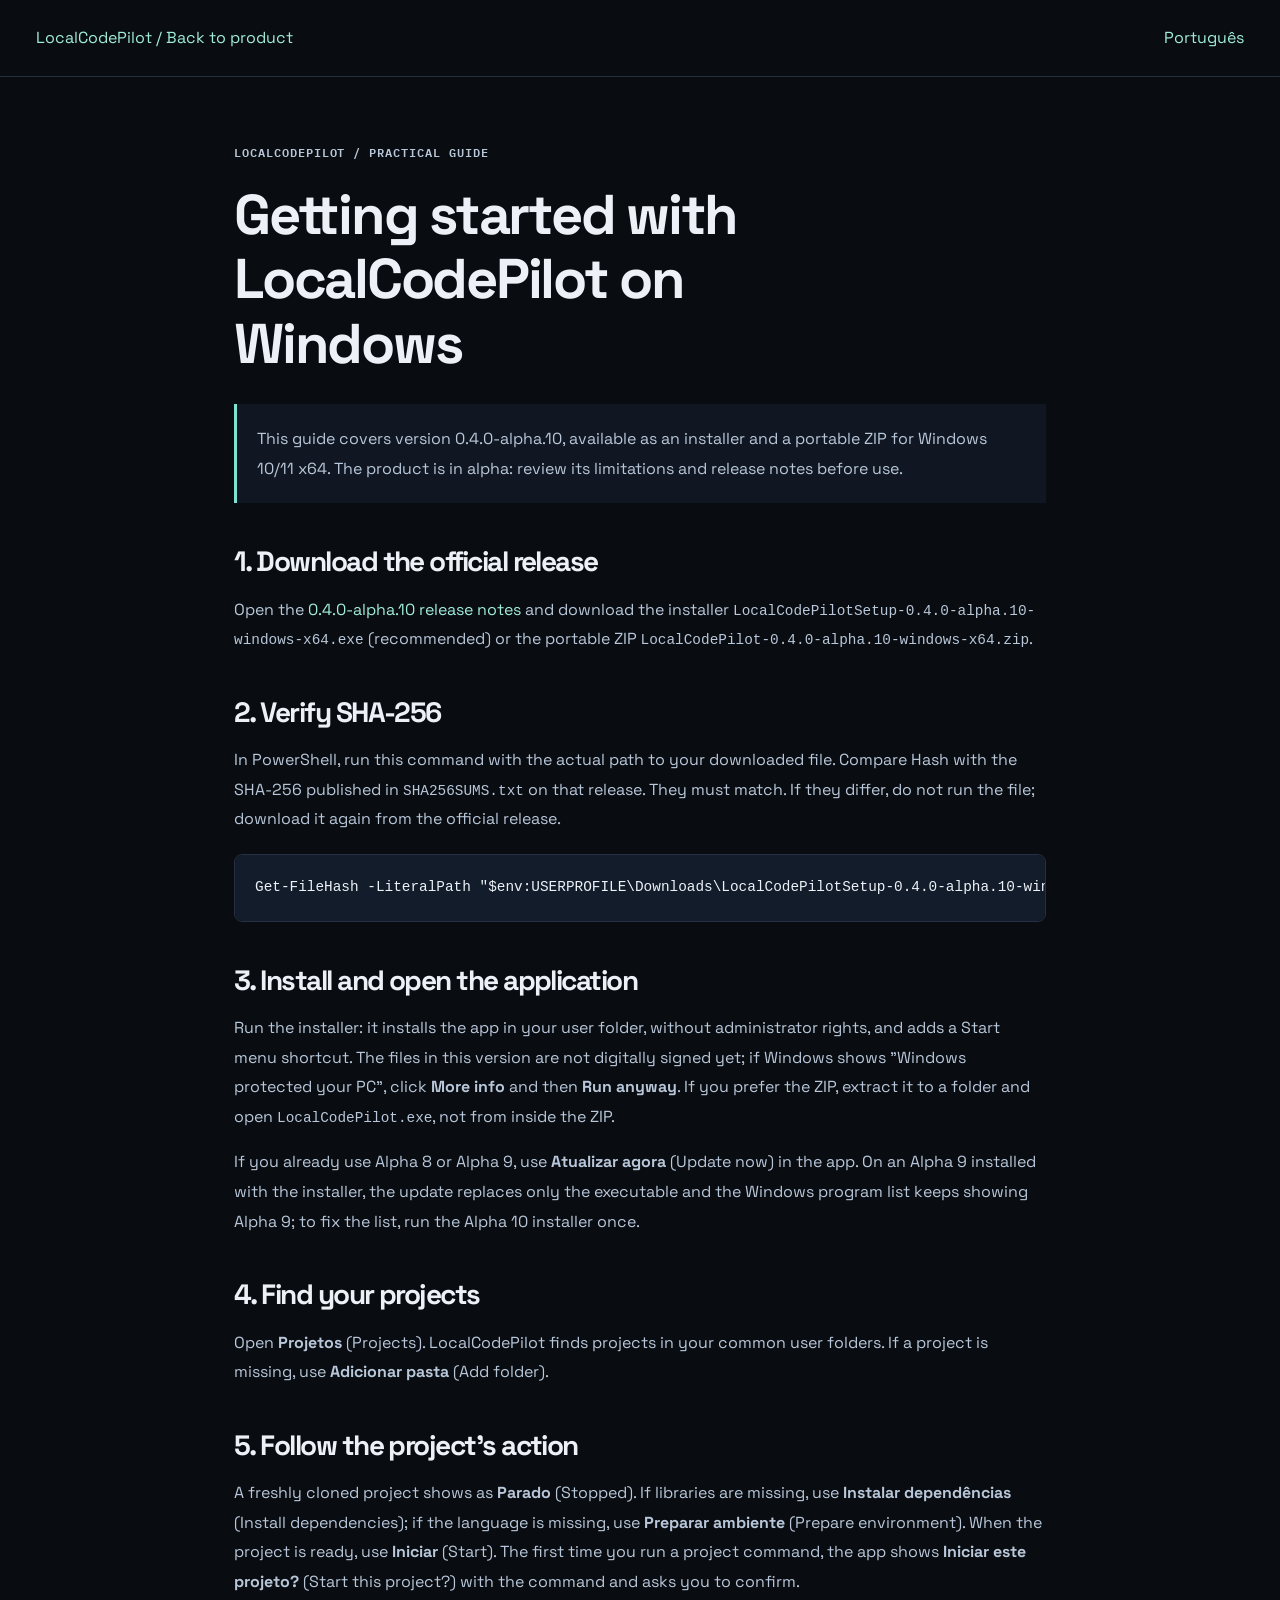
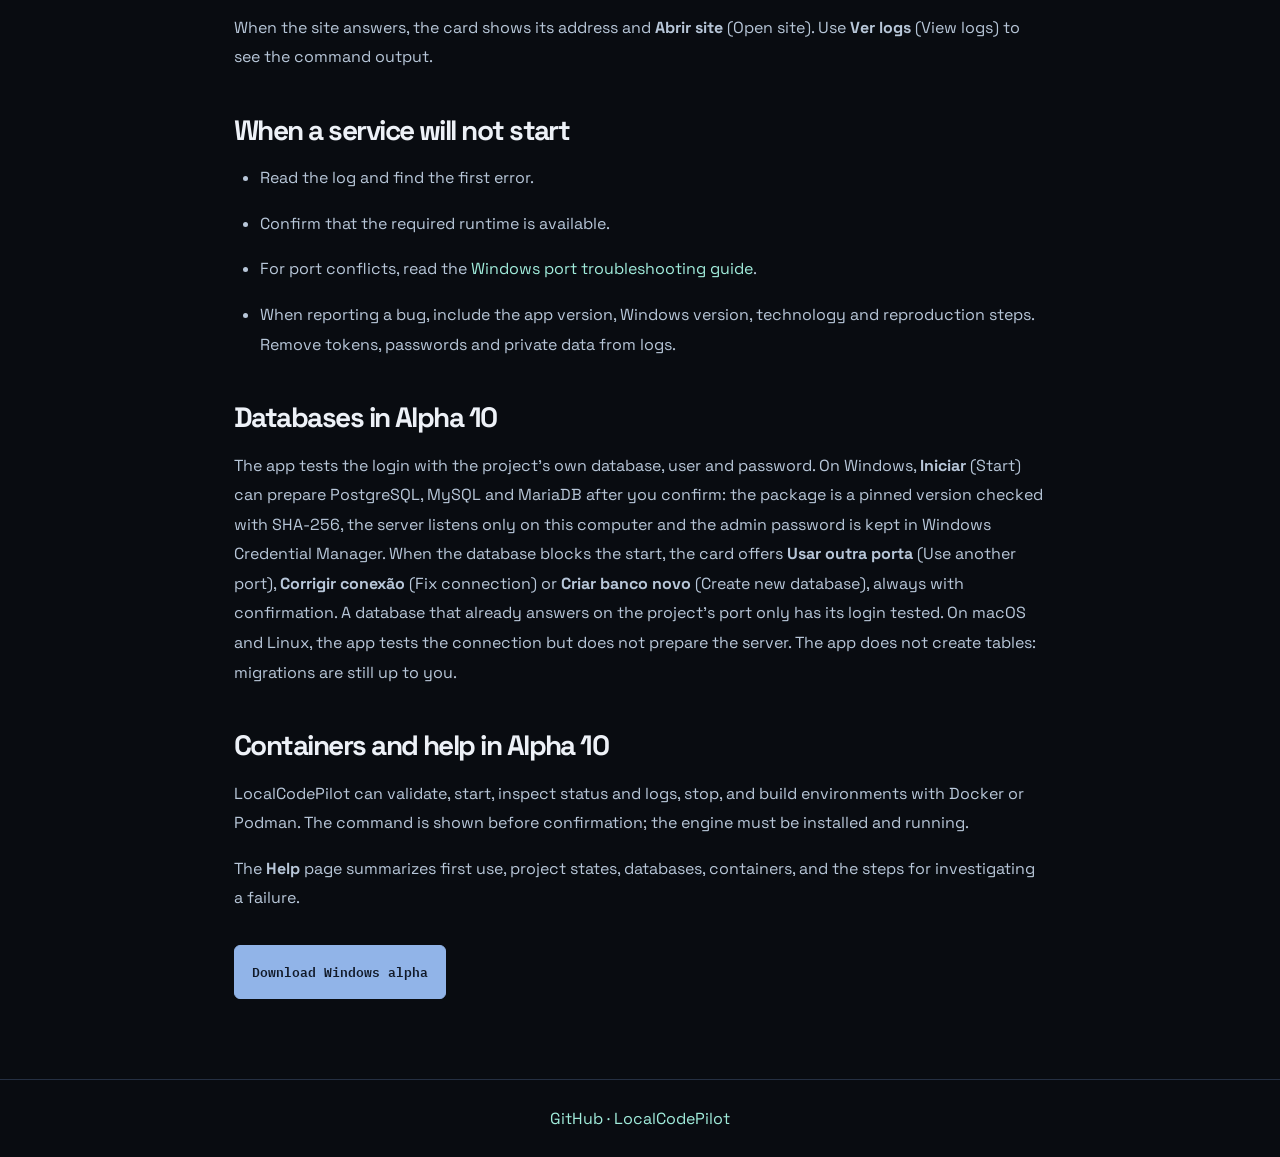
<file: en/docs/getting-started/index.html>
<!doctype html>
<html lang="en"><head><meta charset="utf-8"><meta name="viewport" content="width=device-width,initial-scale=1"><meta name="referrer" content="no-referrer"><meta http-equiv="Content-Security-Policy" content="base-uri 'none'; object-src 'none'; frame-src 'none'; form-action 'none'">
<title>Getting started with LocalCodePilot on Windows</title><meta name="description" content="Set up the LocalCodePilot Windows alpha, verify SHA-256 and organize your first project with processes, ports and logs."><link rel="canonical" href="https://localcodepilot.com.br/en/docs/getting-started/"><link rel="alternate" hreflang="pt-BR" href="https://localcodepilot.com.br/docs/primeiros-passos/"><link rel="alternate" hreflang="en" href="https://localcodepilot.com.br/en/docs/getting-started/"><link rel="alternate" hreflang="x-default" href="https://localcodepilot.com.br/en/docs/getting-started/">
<meta property="og:type" content="article"><meta property="og:site_name" content="LocalCodePilot"><meta property="og:title" content="Getting started with LocalCodePilot on Windows"><meta property="og:description" content="Set up the LocalCodePilot Windows alpha, verify SHA-256 and organize your first project with processes, ports and logs."><meta property="og:url" content="https://localcodepilot.com.br/en/docs/getting-started/"><meta name="twitter:card" content="summary"><link rel="icon" href="/icon.svg" type="image/svg+xml"><link rel="stylesheet" href="/styles.css"></head>
<body><a class="skip" href="#conteudo">Skip to content</a><header class="doc-header"><div class="wrap"><a href="/en/">LocalCodePilot / Back to product</a><a href="/docs/primeiros-passos/" hreflang="pt-BR" lang="pt-BR">Português</a></div></header>
<main id="conteudo" class="doc-page"><p class="section-kicker">LOCALCODEPILOT / PRACTICAL GUIDE</p><h1>Getting started with LocalCodePilot on Windows</h1><p class="note">This guide covers version 0.4.0-alpha.10, available as an installer and a portable ZIP for Windows 10/11 x64. The product is in alpha: review its limitations and release notes before use.</p>
<h2>1. Download the official release</h2><p>Open the <a href="https://github.com/cjulio1993/LocalCodePilot/releases/tag/v0.4.0-alpha.10">0.4.0-alpha.10 release notes</a> and download the installer <code>LocalCodePilotSetup-0.4.0-alpha.10-windows-x64.exe</code> (recommended) or the portable ZIP <code>LocalCodePilot-0.4.0-alpha.10-windows-x64.zip</code>.</p>
<h2>2. Verify SHA-256</h2><p>In PowerShell, run this command with the actual path to your downloaded file. Compare Hash with the SHA-256 published in <code>SHA256SUMS.txt</code> on that release. They must match. If they differ, do not run the file; download it again from the official release.</p><pre><code>Get-FileHash -LiteralPath "$env:USERPROFILE\Downloads\LocalCodePilotSetup-0.4.0-alpha.10-windows-x64.exe" -Algorithm SHA256</code></pre>
<h2>3. Install and open the application</h2><p>Run the installer: it installs the app in your user folder, without administrator rights, and adds a Start menu shortcut. The files in this version are not digitally signed yet; if Windows shows "Windows protected your PC", click <strong>More info</strong> and then <strong>Run anyway</strong>. If you prefer the ZIP, extract it to a folder and open <code>LocalCodePilot.exe</code>, not from inside the ZIP.</p><p>If you already use Alpha 8 or Alpha 9, use <strong>Atualizar agora</strong> (Update now) in the app. On an Alpha 9 installed with the installer, the update replaces only the executable and the Windows program list keeps showing Alpha 9; to fix the list, run the Alpha 10 installer once.</p>
<h2>4. Find your projects</h2><p>Open <strong>Projetos</strong> (Projects). LocalCodePilot finds projects in your common user folders. If a project is missing, use <strong>Adicionar pasta</strong> (Add folder).</p>
<h2>5. Follow the project's action</h2><p>A freshly cloned project shows as <strong>Parado</strong> (Stopped). If libraries are missing, use <strong>Instalar dependências</strong> (Install dependencies); if the language is missing, use <strong>Preparar ambiente</strong> (Prepare environment). When the project is ready, use <strong>Iniciar</strong> (Start). The first time you run a project command, the app shows <strong>Iniciar este projeto?</strong> (Start this project?) with the command and asks you to confirm.</p><p>When the site answers, the card shows its address and <strong>Abrir site</strong> (Open site). Use <strong>Ver logs</strong> (View logs) to see the command output.</p>
<h2>When a service will not start</h2><ul><li>Read the log and find the first error.</li><li>Confirm that the required runtime is available.</li><li>For port conflicts, read the <a href="/en/blog/port-already-in-use-windows/">Windows port troubleshooting guide</a>.</li><li>When reporting a bug, include the app version, Windows version, technology and reproduction steps. Remove tokens, passwords and private data from logs.</li></ul>
<h2>Databases in Alpha 10</h2><p>The app tests the login with the project's own database, user and password. On Windows, <strong>Iniciar</strong> (Start) can prepare PostgreSQL, MySQL and MariaDB after you confirm: the package is a pinned version checked with SHA-256, the server listens only on this computer and the admin password is kept in Windows Credential Manager. When the database blocks the start, the card offers <strong>Usar outra porta</strong> (Use another port), <strong>Corrigir conexão</strong> (Fix connection) or <strong>Criar banco novo</strong> (Create new database), always with confirmation. A database that already answers on the project's port only has its login tested. On macOS and Linux, the app tests the connection but does not prepare the server. The app does not create tables: migrations are still up to you.</p>
<h2>Containers and help in Alpha 10</h2><p>LocalCodePilot can validate, start, inspect status and logs, stop, and build environments with Docker or Podman. The command is shown before confirmation; the engine must be installed and running.</p><p>The <strong>Help</strong> page summarizes first use, project states, databases, containers, and the steps for investigating a failure.</p><a class="button primary" href="/en/#comecar">Download Windows alpha</a></main><footer class="doc-footer"><a href="https://github.com/cjulio1993/LocalCodePilot">GitHub · LocalCodePilot</a></footer></body></html>
</file>
<file: styles.css>
@import url('https://fonts.googleapis.com/css2?family=IBM+Plex+Mono:wght@400;500;600;700&family=Space+Grotesk:wght@400;500;600;700&display=swap');
:root{--bg:#090c11;--surface:#10151e;--surface2:#171e29;--ink:#edf1f7;--muted:#929eaf;--line:#283140;--signal:#91b4e8;--signal-dark:#101722}*{box-sizing:border-box}html{scroll-behavior:smooth}body{margin:0;background:var(--bg);color:var(--ink);font:400 16px/1.6 'Space Grotesk',Arial,sans-serif}a{color:inherit;text-decoration:none}button{font:inherit;cursor:pointer}a,button{transition:color .2s,background .2s,border .2s,transform .2s}a:focus-visible,button:focus-visible{outline:2px solid var(--signal);outline-offset:4px}img{display:block;max-width:100%}h1,h2,h3,p{margin-top:0}.wrap{width:min(1260px,calc(100% - 72px));margin-inline:auto}.skip{position:absolute;top:-80px;left:16px;background:var(--signal);color:#10150d;padding:8px;z-index:9}.skip:focus{top:8px}.site-header{border-bottom:1px solid var(--line);height:82px;background:#0b0f16}.header-inner{height:100%;display:flex;align-items:center;justify-content:space-between;gap:30px}.brand img{width:210px;filter:brightness(0) invert(1)}.site-header nav{display:flex;gap:32px;font:500 13px 'IBM Plex Mono',monospace}.site-header nav a:hover,.header-github:hover,.text-link:hover{color:var(--signal)}.header-github{font:600 12px 'IBM Plex Mono',monospace;border:1px solid #333e50;padding:10px 13px;white-space:nowrap}.header-github span{margin-left:9px;color:var(--signal)}.hero{display:grid;grid-template-columns:.93fr 1.07fr;gap:60px;align-items:center;min-height:650px;padding-top:87px;padding-bottom:98px;position:relative}.hero:before{content:'';position:absolute;inset:0;z-index:-1;pointer-events:none;background-image:linear-gradient(#8ca9d009 1px,transparent 1px),linear-gradient(90deg,#8ca9d009 1px,transparent 1px);background-size:36px 36px;mask-image:linear-gradient(90deg,black,transparent 80%)}.eyebrow,.section-kicker,.hero-index,.demo-label{font:600 12px/1.4 'IBM Plex Mono',monospace;letter-spacing:.08em}.eyebrow{color:var(--signal);display:flex;align-items:center;gap:12px;margin-bottom:25px}.eyebrow-line{width:25px;height:2px;background:var(--signal)}h1,h2,h3{line-height:1.05;letter-spacing:-.055em}h1{font-size:clamp(54px,6.2vw,96px);font-weight:700;max-width:640px;margin-bottom:26px}h1 em,.cta-inner h2 em{font-style:normal;color:var(--signal)}.lead{color:#a3afbf;max-width:520px;font-size:19px;line-height:1.6;margin-bottom:32px}.hero-actions{display:flex;gap:11px;flex-wrap:wrap}.button{min-height:54px;display:inline-flex;align-items:center;justify-content:space-between;gap:21px;padding:0 17px;border:1px solid #303c4e;font:600 13px 'IBM Plex Mono',monospace}.button span{font-size:18px;font-weight:400}.button:hover{transform:translateY(-2px)}.button.primary{background:var(--signal);color:#111a29;border-color:var(--signal)}.button.primary:hover{background:#b7cef0}.button.secondary:hover{border-color:var(--signal);color:var(--signal)}.hero-note{font:400 12px/1.5 'IBM Plex Mono',monospace;color:#8390a2;margin:19px 0 0}.hero-note span{color:var(--signal);margin-right:6px}.hero-index{position:absolute;bottom:26px;right:0;color:#65758b}.product-window{min-width:0;background:#10151e;border:1px solid #344158;box-shadow:10px 10px 0 #141d2c,0 0 70px #91b4e810}.window-top{height:45px;display:flex;align-items:center;justify-content:space-between;padding:0 18px;background:#151c27;border-bottom:1px solid #293446;font:600 10px 'IBM Plex Mono',monospace}.window-mark{font-size:13px}.window-mark span{color:var(--signal)}.window-caption{color:#8796ab}.window-controls{letter-spacing:.2em;font-size:9px;color:#59697e}.demo-body{padding:23px}.demo-label{display:block;font-size:10px;color:#8d9bb0;margin-bottom:10px}.demo-projects{display:grid;grid-template-columns:repeat(3,1fr);gap:6px;margin-bottom:24px}.demo-project{display:flex;align-items:center;gap:8px;min-width:0;min-height:63px;padding:8px;text-align:left;background:#141c28;color:#b5c0d0;border:1px solid #293549;font-size:12px;font-weight:600}.demo-project:hover{background:#1d2a3e}.demo-project.active{background:#91b4e8;color:#dce8fa;border-color:#91b4e8}.demo-project small{display:block;font-size:10px;color:#8798ae;font-weight:400}.demo-project.active small{color:#a7bad6}.project-icon{width:27px;height:27px;flex:none;display:grid;place-items:center;border:1px solid #3c4b61;font:600 10px 'IBM Plex Mono',monospace}.demo-project.active .project-icon{border-color:#4f6a91}.demo-info{display:grid;grid-template-columns:1fr 1fr;gap:15px;margin-bottom:20px}.demo-info>div{border-top:1px solid #2b3648;padding-top:10px;min-width:0}.demo-info strong,.demo-info code{display:block;color:#d9e4f4;font:600 14px 'IBM Plex Mono',monospace;overflow-wrap:anywhere}.demo-console{border:1px solid #293549;background:#090d14;min-height:142px}.console-head{height:34px;padding:0 11px;border-bottom:1px solid #263245;display:flex;align-items:center;justify-content:space-between;color:#8698b2;font:600 10px 'IBM Plex Mono',monospace}.state{color:#9aacc4}.state.is-starting{color:#c6b58f}.state.is-running{color:var(--signal)}.console-lines{padding:9px 12px;height:108px;overflow:auto;font:400 11px/1.5 'IBM Plex Mono',monospace}.console-lines p{margin:0 0 5px;color:#b4c3d9}.console-lines span{color:var(--signal)}.demo-controls{display:flex;gap:9px;margin-top:13px}.demo-run,.demo-reset{min-height:40px;padding:0 13px;border:1px solid var(--signal);font:600 11px 'IBM Plex Mono',monospace}.demo-run{display:flex;align-items:center;gap:18px;background:var(--signal);color:#121b29}.demo-run:hover{background:#b7cef0}.demo-reset{background:none;color:#b9c7dc;border-color:#34445a}.demo-reset:hover{border-color:var(--signal)}.signal-band{border-block:1px solid #283446;background:var(--signal);color:#9eaec3}.signal-inner{min-height:70px;display:flex;align-items:center;justify-content:space-around;gap:12px;font:700 14px 'IBM Plex Mono',monospace;letter-spacing:.02em}.signal-inner b{font-weight:400;font-size:17px}.section{padding-block:110px}.section-intro{display:grid;grid-template-columns:1.2fr .8fr;gap:30px 75px;align-items:end}.section-kicker{color:var(--signal);margin-bottom:23px}.section-intro .section-kicker{grid-column:1/-1;margin-bottom:-12px}.section h2,.feature-grid h2,.roadmap h2,.cta-inner h2{font-size:clamp(39px,4.4vw,62px);font-weight:600;margin-bottom:0}.section h2 span,.feature-grid h2 span{color:#738299}.section-intro>p:last-child,.roadmap-head>p{color:var(--muted);font-size:18px;margin:0}.steps{display:grid;grid-template-columns:repeat(3,1fr);gap:25px;margin-top:60px}.steps article{padding:17px 0 0;border-top:1px solid #2a3649}.step-no{font:600 12px 'IBM Plex Mono',monospace;color:var(--signal)}.step-icon{margin:23px 0;color:var(--signal);font:500 32px 'IBM Plex Mono',monospace}.steps h3,.feature-list h3,.roadmap-card h3{font-size:24px;margin-bottom:11px}.steps p,.feature-list p,.roadmap-card p{margin-bottom:0;color:#929eaf}.feature-section{background:#0e131c;border-block:1px solid #232e3f;padding:105px 0}.feature-grid{display:grid;grid-template-columns:1fr 1fr;gap:110px}.feature-grid h2{margin-bottom:25px}.feature-lead{font-size:18px;color:var(--muted);max-width:450px}.text-link{display:inline-block;color:var(--signal);margin-top:24px;border-bottom:1px solid var(--signal);padding-bottom:4px;font:600 13px 'IBM Plex Mono',monospace}.text-link span{margin-left:8px}.feature-list>div{display:grid;grid-template-columns:46px 1fr;padding:20px 0 23px;border-bottom:1px solid #2a3649}.feature-list>div:first-child{padding-top:0}.feature-list>div>span{color:var(--signal);font:600 12px 'IBM Plex Mono',monospace}.feature-list h3{font-size:21px;margin-bottom:8px}.feature-list p{font-size:15px}.feature-list code{color:#aec6e7;background:#1c293c;padding:2px 4px;font:500 13px 'IBM Plex Mono',monospace}.roadmap{padding-block:108px}.roadmap-head{display:flex;align-items:end;justify-content:space-between;gap:45px}.roadmap-head h2{max-width:640px}.roadmap-head p{max-width:300px}.roadmap-grid{display:grid;grid-template-columns:repeat(3,1fr);gap:14px;margin-top:45px}.roadmap-card{padding:27px;min-height:244px;border:1px solid #29364a;background:#10151e}.roadmap-card.now{background:#141f30;border-color:var(--signal)}.badge{display:inline-block;color:#97a9c2;font:600 11px 'IBM Plex Mono',monospace;letter-spacing:.06em;margin-bottom:42px}.now .badge{color:var(--signal)}.roadmap-card h3{font-size:22px}.roadmap-card p{font-size:15px}.cta-section{background:#101824;border-block:1px solid #2b3a50;padding:95px 0}.cta-inner{display:flex;align-items:end;justify-content:space-between;gap:50px}.cta-inner h2{margin-bottom:20px}.cta-inner p:not(.section-kicker){color:#a1afc2;max-width:440px}.cta-links{width:310px;display:flex;flex-direction:column;gap:10px}.cta-links .button{width:100%}.cta-links small{color:#8f9fb6;font:400 12px/1.5 'IBM Plex Mono',monospace;margin-top:6px}.site-footer{padding:34px 0;background:#080b10}.footer-inner{display:flex;align-items:center;gap:27px;font-size:13px;color:#8c9bb0}.footer-inner img{width:172px;filter:brightness(0) invert(1)}.footer-inner p{margin:0}.footer-inner a{margin-left:auto}.footer-inner a:hover{color:var(--signal)}@media(max-width:1050px){.hero{grid-template-columns:1fr;gap:52px;min-height:0}.product-window{max-width:720px}.feature-grid{gap:52px}.section-intro{gap:35px}}@media(max-width:700px){.wrap{width:min(100% - 36px,550px)}.site-header{height:70px}.brand img{width:178px}.site-header nav{display:none}.header-github{font-size:10px;padding:9px}.hero{padding-top:66px;padding-bottom:75px;gap:45px}.eyebrow{font-size:10px}.lead{font-size:17px}.hero-actions .button{width:100%}.hero-index{display:none}.product-window{box-shadow:5px 5px 0 #141d2c}.window-top{padding-inline:11px}.window-caption{font-size:8px}.window-controls{display:none}.demo-body{padding:12px}.demo-projects{gap:4px}.demo-project{padding:6px;gap:4px;font-size:10px}.project-icon{width:22px;height:22px;font-size:8px}.demo-project small{font-size:9px}.demo-info{gap:7px}.demo-info strong,.demo-info code{font-size:11px}.signal-inner{min-height:59px;gap:5px;font-size:9px}.signal-inner b{font-size:11px}.section{padding-block:78px}.section-intro,.steps,.feature-grid,.roadmap-grid{grid-template-columns:1fr}.section-intro .section-kicker{grid-column:auto}.section-intro>p:last-child{margin-top:10px}.steps{gap:30px;margin-top:44px}.step-icon{margin:16px 0}.feature-section{padding-block:75px}.feature-list{margin-top:18px}.roadmap{padding-block:80px}.roadmap-head,.cta-inner{display:block}.roadmap-head p{margin-top:22px}.roadmap-grid{margin-top:33px}.roadmap-card{min-height:0}.badge{margin-bottom:27px}.cta-section{padding-block:75px}.cta-links{width:100%;margin-top:35px}.footer-inner{flex-wrap:wrap;gap:12px}.footer-inner img{width:154px}.footer-inner p{width:100%;order:2}.footer-inner a{margin-left:auto}}@media(prefers-reduced-motion:reduce){html{scroll-behavior:auto}button,a{transition:none}}

/* Restrained workspace styling */
.header-actions{display:flex;align-items:center;gap:18px}
.language-switch{display:flex;gap:2px;padding:3px;border:1px solid #283140;border-radius:6px;flex-shrink:0}
.language-switch a{padding:6px 7px;border-radius:3px;color:#8d9bb0;font:500 10px 'IBM Plex Mono',monospace}
.language-switch a:hover{background:#182233;color:#edf1f7}
.language-switch a[aria-current="page"]{background:#24334a;color:#e0eafb}
@media(max-width:1150px){.site-header nav{gap:16px}.header-inner{gap:18px}.header-actions{gap:12px}}
@media(max-width:850px){.site-header nav{display:none}}
@media(max-width:480px){.header-actions>.header-github{display:none}.header-actions{gap:0}.header-inner{gap:10px}}
.footer-brand{display:flex;flex-direction:column;gap:12px}
.footer-brand p{font:400 10px 'IBM Plex Mono',monospace;letter-spacing:.04em;color:#8c9bb0}
.footer-inner .footer-mission{margin-left:auto;color:#8c9bb0}
.footer-inner>a{margin-left:24px}
.cta-inner h2{font-size:clamp(36px,4vw,56px)}
@media(max-width:700px){.footer-inner .footer-mission{margin-left:0;margin-top:12px}.footer-inner>a{margin-left:auto}.footer-brand p{width:auto;order:initial}}
.site-header{position:sticky;top:0;z-index:20;background:rgba(9,12,17,.97);backdrop-filter:blur(12px)}
html{scroll-padding-top:102px}
.skip{position:fixed;z-index:30}
@media(max-width:700px){html{scroll-padding-top:90px}}
.header-github,.button,.demo-run,.demo-reset{border-radius:6px}
.hero{gap:48px;min-height:710px}
.hero:before{inset:0 -20px;background-size:48px 48px;mask-image:linear-gradient(180deg,transparent,black 40%,transparent)}
h1{font-size:clamp(54px,5.8vw,84px);letter-spacing:-.065em;line-height:1.08}
h1 em{color:#9cabc1}
.eyebrow{font-size:10px;color:#9aacc5;letter-spacing:.12em}
.eyebrow-line{width:6px;height:6px;border-radius:50%;background:#91b4e8;box-shadow:0 0 12px #91b4e833}
.hero-note{font-size:10px;max-width:400px;line-height:1.8}
.product-window{border-radius:12px;overflow:hidden;box-shadow:0 24px 80px #0006,0 0 0 6px #ffffff02}
.window-top{height:48px;background:#151b25;padding-inline:16px;gap:12px}
.window-mark{font-size:11px;white-space:nowrap}
.window-caption{font-size:8px;letter-spacing:.06em}
.window-controls{white-space:nowrap;color:#4c5a6e}
.demo-body{padding:20px}
.demo-project{border-radius:6px;font-size:11px;transition:background .2s,border-color .2s}
.demo-project.active{background:#1d2d45;border-color:#526c91;color:#dce8fa}
.project-icon{border-radius:4px}
.demo-info strong,.demo-info code{font-size:12px;font-weight:400}
.demo-console{border-radius:6px;overflow:hidden}
.console-head{font-weight:400;font-size:9px;height:36px}
.console-lines{height:174px;padding:16px 13px;font-size:11px;line-height:1.8}
.console-lines p{overflow-wrap:anywhere}
.console-lines .terminal-command{color:#e2eaf7}
.console-lines .terminal-result{color:#91a6c2}
.console-lines .terminal-command.is-typing:after{content:'';display:inline-block;width:6px;height:12px;margin-left:3px;background:#9bbbe8;vertical-align:-2px;animation:cursor-blink 1s step-end infinite}
.console-prompt{color:#7897c0!important;margin-right:6px}
.demo-run{background:#202e43;color:#dce8fa;border-color:#435b7b}
.demo-run:hover{background:#2b3e59}
.demo-reset{border-color:transparent;color:#8f9fb6}
.demo-controls{align-items:center;justify-content:space-between}
.terminal-footer{display:flex;justify-content:space-between;gap:12px;margin-top:16px;padding-top:12px;border-top:1px solid #222e40;color:#71839d;font:400 9px 'IBM Plex Mono',monospace}
.terminal-footer span:first-child:before{content:'';display:inline-block;width:5px;height:5px;background:#89a8cb;border-radius:50%;margin-right:6px;vertical-align:1px}
.signal-band{background:#0e141e;border-color:#222d3e}
.signal-inner{min-height:76px;font-size:11px;font-weight:400;letter-spacing:.1em}
.signal-inner b{color:#43536a}
.steps article{padding:24px;border:1px solid #253043;border-radius:8px;background:linear-gradient(135deg,#121a26,#0d121b)}
.step-no{color:#7386a2}
.step-icon{color:#9fb9db}
.steps h3,.feature-list h3,.roadmap-card h3{letter-spacing:-.035em}
.roadmap-card{border-radius:8px}
.roadmap-card.now{border-color:#425a7b;background:linear-gradient(130deg,#172438,#101722)}
.badge{font-size:9px}
.cta-section{background:radial-gradient(ellipse at 80% 100%,#1c2b433d,transparent 60%),#0e141e;border-color:#283447}
.cta-inner h2 em{color:#9cabc1}
@keyframes cursor-blink{50%{opacity:0}}
@media(max-width:1050px){.hero{min-height:0}.product-window{width:100%;max-width:720px}}
@media(max-width:700px){.hero{gap:38px}.product-window{box-shadow:0 20px 45px #0004}.demo-body{padding:12px}.window-caption{font-size:7px}.window-mark{font-size:10px}.demo-project{font-size:10px}.demo-info strong,.demo-info code{font-size:10px}.signal-inner{font-size:8px;letter-spacing:0}.terminal-footer{font-size:8px}.header-inner{gap:10px}.brand img{width:160px}.header-github{padding:8px;font-size:9px}.steps article{padding:22px}}
@media(prefers-reduced-motion:reduce){.console-lines .terminal-command.is-typing:after{animation:none}.demo-project{transition:none}}

.privacy-link{border:0;background:none;color:inherit;font:inherit;text-decoration:underline;text-underline-offset:3px;cursor:pointer}
.privacy-link:hover,.privacy-banner a:hover{color:#d5e8ff}
.privacy-banner[hidden]{display:none}
.privacy-banner{position:fixed;z-index:100;bottom:16px;left:16px;right:16px;max-width:900px;margin:auto;display:flex;align-items:center;gap:24px;padding:20px 24px;border:1px solid #53657e;border-radius:10px;background:#101823;color:#e8edf5;box-shadow:0 12px 48px #0009}
.privacy-copy{flex:1;min-width:0}.privacy-copy strong{font-size:15px}.privacy-copy p{margin:7px 0 0;color:#bac8d9;font-size:13px;line-height:1.55}.privacy-copy a{color:#a6cfff}
.privacy-actions{display:flex;gap:10px;flex-shrink:0}.privacy-actions button{border:1px solid #768ca9;border-radius:6px;padding:10px 15px;background:transparent;color:#f2f5fa;font:inherit;cursor:pointer}.privacy-actions button:last-child{border-color:#b9d8fa;background:#b9d8fa;color:#101823}
.privacy-actions button:focus-visible,.privacy-link:focus-visible{outline:2px solid #b9d8fa;outline-offset:3px}
/* Local diagnostic console: restrained cyan accents and practical content. */
.platform-download{justify-content:center;gap:12px}.platform-download img{filter:brightness(0);flex:none}.platform-download span:first-of-type{font-size:13px;font-weight:600}
.cta-links.platform-downloads{display:flex;flex-direction:column;gap:12px;width:100%;min-width:0}.platform-card{display:flex;align-items:center;gap:18px;width:100%;padding:20px 22px;border:1px solid #30434a;border-radius:10px;background:#101b23;min-height:90px}.platform-card img{flex:none;filter:brightness(0) invert(1)}.platform-copy{display:flex;flex-direction:column;gap:5px;min-width:0}.platform-copy strong{color:#edf1f7;font-size:18px;font-weight:600;line-height:1.3}.platform-copy>span{color:#9eafc1;font-size:12px;line-height:1.5}.platform-available{background:linear-gradient(120deg,#16342f,#102324);border-color:#568d80}.platform-available:hover{background:#1b3e37;border-color:#a1eddc}.platform-available .platform-copy>span{color:#b0dfd3}.platform-arrow{margin-left:auto;color:#a1eddc;font-size:25px}.platform-soon{background:#0d151d}.platform-soon img{opacity:.55}.platform-soon .platform-copy strong{color:#acbac8}.platform-badge{margin-left:auto;border:1px solid #34404b;border-radius:4px;padding:5px 8px;color:#97a7b9;font:500 9px/1.4 'IBM Plex Mono',monospace;letter-spacing:.05em;white-space:nowrap}.download-details{display:flex;gap:12px 22px;flex-wrap:wrap;margin-top:8px;font-size:12px;color:#b5dacf}.download-details a{text-decoration:underline;text-underline-offset:4px}.platform-downloads>small{color:#8b9daf;line-height:1.7;font-size:11px}
@media(max-width:480px){.platform-card{padding:16px;gap:12px}.platform-badge{font-size:8px;padding:5px}.platform-copy>span{font-size:11px}.platform-card img{width:26px;height:26px}}
.section.community{position:relative;padding-block:56px;border-top:1px solid #263a42}
.community-copy{max-width:820px}.community-copy h2{font-size:clamp(28px,3.2vw,42px);line-height:1.18;letter-spacing:-.035em;margin-bottom:18px;text-wrap:balance}
.community-copy p{max-width:710px;color:#a8b7ca;line-height:1.8;margin:0}
.community-actions{display:flex;align-items:stretch;flex-wrap:wrap;gap:14px;margin-top:28px}
.community-action{display:inline-flex;align-items:center;justify-content:center;gap:12px;min-height:52px;padding:14px 20px;border:1px solid #31464b;border-radius:8px;font:500 13px/1.5 'IBM Plex Mono',monospace;text-decoration:none;text-align:center}
.community-action svg{flex:none}.community-star{background:#a1eddc;color:#091b17;border-color:#a1eddc}.community-star:hover{background:#c2f8ec;border-color:#c2f8ec}.community-contribute{background:#101b22;color:#c8d8e7}.community-contribute:hover{background:#172b30;border-color:#659e96;color:#b5f2e6}.community-action:focus-visible{outline:2px solid #a1eddc;outline-offset:4px}
@media(max-width:600px){.community-actions{flex-direction:column;align-items:stretch}.community-action{width:100%}.community-copy h2{font-size:30px}}
.hero h1{font-size:clamp(40px,4.3vw,64px);letter-spacing:-.045em;line-height:1.12;overflow-wrap:break-word}
.hero h1 em{color:#7de2d1}.eyebrow{color:#7de2d1}.eyebrow-line{background:#7de2d1;box-shadow:0 0 15px #7de2d155}
.hero:before{background-image:linear-gradient(#5bcebe0b 1px,transparent 1px),linear-gradient(90deg,#5bcebe0b 1px,transparent 1px);background-size:40px 40px}
.hero .button.primary,.cta-links .button.primary{background:#a1eddc;color:#081611;border-color:#a1eddc}.hero .button.primary:hover,.cta-links .button.primary:hover{background:#c2f8ec}
.product-window{border-color:#355d60;box-shadow:0 24px 80px #0006,0 0 36px #50cbb90a}.window-top{border-bottom-color:#294344}.window-mark>span{color:#7de2d1}
.demo-project.active{border-color:#487d79;background:#152e30}.demo-run{border-color:#477d78;background:#17322f;color:#b5f2e6}.demo-run:hover{background:#21443e}
.diagnostic-band{display:flex;justify-content:space-between;align-items:center;gap:32px;padding-block:38px;border-bottom:1px solid #263a42}.diagnostic-band h2{font-size:clamp(25px,3vw,38px);margin:10px 0}.diagnostic-band p:not(.section-kicker){color:#9eafc4;max-width:580px;line-height:1.7}.diagnostic-chips{display:grid;grid-template-columns:repeat(2,1fr);gap:10px;flex-shrink:0}.diagnostic-chips span{border:1px solid #2b494b;border-radius:5px;padding:12px 16px;background:#102021;color:#a5d9d1;font:11px 'IBM Plex Mono',monospace;letter-spacing:.06em}.diagnostic-chips i{display:inline-block;width:5px;height:5px;background:#7de2d1;margin-right:8px;border-radius:50%}
.guide-grid{display:grid;grid-template-columns:repeat(2,minmax(0,1fr));gap:24px;margin-top:28px}.guide-grid article{padding:28px;border:1px solid #294346;border-radius:8px;background:linear-gradient(135deg,#122227,#101722)}.guide-grid h3{font-size:22px;line-height:1.4;margin-bottom:14px}.guide-grid a{color:#b5f2e6;text-underline-offset:5px}.guide-grid p,.community>p,.faq p{color:#a8b7ca;line-height:1.8}
.faq details{border-bottom:1px solid #253043;padding:22px 0}.faq summary{cursor:pointer;font-size:18px;line-height:1.5}.faq summary:focus-visible{outline:2px solid #7de2d1;outline-offset:5px}.faq details p{max-width:800px;padding-top:14px}.community .hero-actions{align-items:center;flex-wrap:wrap;margin-top:24px}
.doc-header{padding:25px 0;border-bottom:1px solid #253043}.doc-header .wrap{display:flex;justify-content:space-between;align-items:center;gap:20px;flex-wrap:wrap}.doc-header a,.doc-page a,.doc-footer a{color:#a1eddc;text-underline-offset:4px}.doc-page{max-width:860px;padding:64px 24px 80px;margin:auto}.doc-page h1{font-size:clamp(34px,5vw,56px);line-height:1.15;letter-spacing:-.04em;margin:20px 0 28px}.doc-page h2{font-size:28px;margin:44px 0 18px}.doc-page h3{font-size:21px;margin:28px 0 16px}.doc-page p,.doc-page li{color:#b8c7d9;line-height:1.85;margin-bottom:16px}.doc-page ol,.doc-page ul{padding-left:26px}.doc-page pre{padding:20px;background:#121c2a;border:1px solid #253043;border-radius:8px;overflow:auto;margin:20px 0}.doc-page code{font-size:.9em}.doc-page .note{padding:20px;border-left:3px solid #7de2d1;background:#101722}.doc-page .button{margin-top:16px}.doc-footer{border-top:1px solid #253043;padding:26px 24px;text-align:center;color:#a8b7ca}
@media(max-width:700px){.guide-grid{grid-template-columns:1fr}.doc-page{padding-top:36px}.hero h1{font-size:40px}.faq summary{font-size:16px}.diagnostic-band{flex-direction:column;align-items:flex-start}.diagnostic-chips{width:100%}}
@media(max-width:700px){.privacy-banner{bottom:8px;left:8px;right:8px;display:block;padding:18px}.privacy-actions{margin-top:14px}.privacy-actions button{flex:1}}
</file>
<file: experience.css>
/* Landing experience. Documentation keeps the shared styles.css theme. */
:root {
  --paper: #edf4f3;
  --paper-deep: #e2eeee;
  --night: #061521;
  --night-2: #0d2432;
  --blue: #3974ff;
  --cyan: #42c7d9;
  --acid: #a9d9e7;
  --line-light: #b9cccc;
}
html { scroll-padding-top: 90px; }
body { background: var(--paper); color: var(--night); }
.wrap { width: min(1370px, calc(100% - 88px)); }
.site-header { height: 76px; background: rgba(237,244,243,.94); border-bottom: 1px solid #c3d4d2; backdrop-filter: blur(20px); }
.site-header .brand img { width: 206px; filter: none; }
.site-header nav { font-size: 11px; letter-spacing: .04em; text-transform: uppercase; }
.site-header nav a:hover, .header-github:hover { color: var(--blue); }
.language-switch { border-color: #bfd1d0; background: #e4eeee; border-radius: 4px; }
.language-switch a { color: #46616c; }
.language-switch a:hover { background: #cfdfdf; color: var(--night); }
.language-switch a[aria-current="page"] { background: var(--night); color: #efffff; }
.header-github { color: var(--night); background: transparent; border: 1px solid #9db7bc; border-radius: 4px; text-transform: uppercase; letter-spacing: .02em; }
.header-github span { color: var(--blue); }
.header-github:hover { background: #dce9ea; border-color: var(--blue); }
.skip { background: var(--acid); color: var(--night); }
.hero {
  width: min(1500px, calc(100% - 88px));
  min-height: 800px;
  grid-template-columns: minmax(390px,.78fr) minmax(580px,1.22fr);
  gap: 4.2vw;
  padding: 104px 0 120px;
  position: relative;
}
.hero:before {
  content: '';
  position: absolute;
  inset: 0 -44px;
  z-index: -1;
  background-image: linear-gradient(#25618a0b 1px, transparent 1px), linear-gradient(90deg,#25618a0b 1px, transparent 1px);
  background-size: 52px 52px;
  mask-image: linear-gradient(90deg,transparent 0,black 32%,transparent 100%);
}
.hero:after { content: none; }
.hero-copy { position: relative; z-index: 1; }
.eyebrow { color: #246477; font-size: 10px; letter-spacing: .12em; margin-bottom: 30px; }
.eyebrow-line { width: 22px; height: 2px; border-radius: 0; background: var(--blue); box-shadow: none; }
.hero h1 { max-width: 670px; font-size: clamp(56px,5.55vw,92px); font-weight: 700; letter-spacing: -.075em; line-height: .98; margin-bottom: 30px; }
.hero h1 em { display: inline; color: var(--blue); text-shadow: none; }
.lead { max-width: 550px; color: #39545c; font-size: clamp(17px,1.45vw,20px); line-height: 1.65; margin-bottom: 34px; }
.hero-actions { align-items: stretch; }
.button { border-radius: 4px; min-height: 58px; text-transform: uppercase; letter-spacing: .015em; }
.hero .button.primary { color: #fff; background: var(--blue); border-color: var(--blue); box-shadow: 6px 6px 0 var(--night); }
.hero .button.primary:hover { color: #fff; background: #215fea; transform: translate(3px,3px); box-shadow: 3px 3px 0 var(--night); }
.platform-download img { filter: brightness(0) invert(1); }
.hero .button.secondary { background: transparent; color: var(--night); border-color: #8ba8af; }
.hero .button.secondary:hover { background: #d8e8e8; color: var(--blue); border-color: var(--blue); }
.hero-note { margin-top: 27px; color: #54717a; font-size: 11px; }
.hero-note span { color: #168677; }
.product-stage { position: relative; min-width: 0; padding: 22px 12px 18px 0; }
.product-stage { isolation: isolate; }
/* A soft brand glow behind the demo window; no hard shapes that read as broken images. */
.product-stage:before { content: ''; position: absolute; inset: 8% -4% -6% 6%; z-index: -1; pointer-events: none; background: radial-gradient(ellipse at 60% 45%, #42c7d938, transparent 62%), radial-gradient(ellipse at 25% 85%, #3974ff24, transparent 55%); filter: blur(8px); }
.stage-caption { display: flex; align-items: center; margin: 0 0 12px; color: #3f6670; font: 600 10px 'IBM Plex Mono',monospace; letter-spacing: .1em; text-transform: uppercase; }
.stage-caption .pulse { background: var(--blue); box-shadow: 0 0 10px #3974ff88; }
/* Interactive replica of the app (colors from the desktop app's theme.rs). It stays dark in both site themes, like a screenshot. */
.app-window { --a-bg: #0f1117; --a-side: #12151c; --a-surface: #1a1d26; --a-border: #2c313c; --a-primary: #4f8cff; --a-ok: #2ecc71; --a-text: #f5f5f5; --a-muted: #a0a7b4; --a-warn: #ffcd4b; --a-danger: #eb5757;
  position: relative; overflow: hidden; border: 1px solid #2a2f3a; border-radius: 10px; background: var(--a-bg); color: var(--a-text); font: 400 13px/1.45 'Segoe UI Variable','Segoe UI',system-ui,-apple-system,sans-serif; letter-spacing: 0; box-shadow: 0 40px 90px -24px #0615215c, 0 14px 32px -12px #0615213d; text-align: left; }
.app-window button { font: inherit; letter-spacing: 0; text-transform: none; }
.app-titlebar { height: 32px; display: flex; align-items: center; justify-content: space-between; padding-left: 12px; background: #202020; border-bottom: 1px solid #000; font-size: 12px; color: #e6e6e6; }
.app-title { display: flex; align-items: center; gap: 8px; }
.app-title img { border-radius: 3px; }
.app-winctl { display: flex; height: 100%; }
.app-winctl i { width: 44px; display: grid; place-items: center; font-style: normal; color: #cfcfcf; font-size: 13px; }
.app-body { display: grid; grid-template-columns: 178px minmax(0,1fr); height: 470px; }
.app-sidebar { display: flex; flex-direction: column; gap: 3px; padding: 18px 10px; background: var(--a-side); border-right: 1px solid var(--a-border); }
.app-brand { display: flex; align-items: center; gap: 10px; padding: 0 6px 18px; font-size: 14px; font-weight: 500; }
.app-group { margin: 10px 6px 4px; color: var(--a-muted); font-size: 11px; }
.app-nav { display: flex; align-items: center; gap: 10px; padding: 7px 8px; border-radius: 6px; color: #c9ced8; font-size: 12.5px; }
.app-nav b { margin-left: auto; color: var(--a-muted); font-weight: 400; font-size: 11px; }
.app-nav.is-active { background: #1c2536; color: var(--a-text); }
.app-main { position: relative; display: flex; flex-direction: column; min-width: 0; min-height: 0; overflow: hidden; }
.app-topbar { flex: none; height: 46px; display: flex; align-items: center; justify-content: space-between; gap: 12px; padding: 0 16px 0 20px; border-bottom: 1px solid var(--a-border); font-size: 12.5px; }
.app-search { width: 170px; padding: 6px 12px; border-radius: 6px; background: #161922; color: #7d8494; font-size: 11.5px; text-align: center; }
.app-content { flex: 1; min-height: 0; overflow: auto; padding: 20px 22px 18px; scrollbar-width: thin; scrollbar-color: #2c313c transparent; }
.app-h1 { margin: 0 0 3px; font-size: 21px; font-weight: 500; }
.app-sub { margin: 0 0 14px; color: var(--a-muted); font-size: 12px; }
.app-stats { display: flex; flex-wrap: wrap; gap: 8px; margin-bottom: 16px; }
.app-stat { display: flex; align-items: center; gap: 8px; padding: 7px 12px; border: 1px solid var(--a-border); border-radius: 7px; background: var(--a-surface); font-size: 12px; }
.app-stat b { font-size: 17px; font-weight: 400; color: var(--a-muted); }
.app-stat b.is-ok { color: var(--a-ok); }
.app-stat b.is-warn { color: var(--a-warn); }
.app-section { margin: 14px 0 7px; font-size: 13px; font-weight: 500; }
.app-section:first-child { margin-top: 0; }
.app-card { margin-bottom: 8px; padding: 11px 13px; border: 1px solid var(--a-border); border-radius: 8px; background: var(--a-surface); }
.app-card-head { display: flex; flex-wrap: wrap; align-items: center; gap: 6px 12px; margin-bottom: 9px; }
.app-card-head strong { font-size: 13.5px; font-weight: 500; }
.app-card-head code { font: 600 11.5px Consolas,'IBM Plex Mono',monospace; color: var(--a-text); }
.app-tag { padding: 1px 6px; border: 1px solid; border-radius: 4px; font-size: 10.5px; }
.tag-red { color: #ff6b6b; border-color: #ff6b6b66; background: #ff6b6b14; }
.tag-blue { color: #6ea8ff; border-color: #6ea8ff66; background: #6ea8ff14; }
.tag-yellow { color: #f1d25a; border-color: #f1d25a66; background: #f1d25a12; }
.app-state { display: inline-flex; align-items: center; gap: 6px; color: var(--a-muted); font-size: 12px; }
.app-state i { width: 9px; height: 9px; border: 1.5px solid currentColor; border-radius: 50%; }
.app-state.is-ok { color: var(--a-ok); }
.app-state.is-warn { color: var(--a-warn); }
.app-state.is-busy { color: var(--a-primary); }
.app-state.is-busy i { border-right-color: transparent; animation: app-spin .8s linear infinite; }
.app-note { color: var(--a-muted); font-size: 11.5px; }
.app-note.is-ok { color: var(--a-ok); }
.app-actions { display: flex; flex-wrap: wrap; gap: 6px; }
.app-btn { min-height: 28px; padding: 0 12px; border: 0; border-radius: 6px; background: #2a2d35; color: #e9ebef; font-size: 12px; cursor: pointer; transition: background .15s, filter .15s; }
.app-btn:hover { background: #343844; }
.app-btn.is-primary { background: var(--a-primary); color: #fff; min-width: 110px; }
.app-btn.is-primary:hover { filter: brightness(1.1); }
.app-btn.is-danger { color: var(--a-danger); }
.app-btn.is-busy { opacity: .75; cursor: progress; }
.app-btn:focus-visible { outline: 2px solid #9fc0ff; outline-offset: 2px; }
.app-window:not(.is-touched) [data-action="start"] { animation: app-hint 1.8s ease-out 1.2s 3; }
.app-logs { flex: none; height: 132px; display: flex; flex-direction: column; border-top: 1px solid var(--a-border); background: #0b0d12; }
.app-logs-head { display: flex; align-items: center; justify-content: space-between; padding: 5px 10px 5px 16px; border-bottom: 1px solid #1d212b; color: var(--a-muted); font-size: 11.5px; }
.app-logs-close { border: 0; background: none; color: var(--a-muted); font-size: 16px; line-height: 1; cursor: pointer; padding: 2px 6px; }
.app-logs-body { flex: 1; overflow: auto; padding: 8px 16px; font: 11px/1.6 Consolas,'IBM Plex Mono',monospace; color: #d6dbe4; }
.app-logs-body p { margin: 0; white-space: pre-wrap; }
.app-logs-body .is-muted { color: var(--a-muted); }
.app-toast { position: absolute; left: 50%; bottom: 16px; transform: translateX(-50%); margin: 0; padding: 8px 14px; border: 1px solid var(--a-border); border-radius: 6px; background: #242833; color: var(--a-text); font-size: 12px; white-space: nowrap; box-shadow: 0 8px 24px #0008; }
.app-dialog-layer { position: absolute; inset: 32px 0 0; display: grid; place-items: center; padding: 16px; background: #0009; }
.app-dialog-layer[hidden], .app-logs[hidden], .app-toast[hidden] { display: none; }
.app-dialog { width: min(420px,100%); border: 1px solid #3a404d; border-radius: 8px; background: #1b1e26; box-shadow: 0 20px 60px #000a; }
.app-dialog-head { display: flex; align-items: center; justify-content: space-between; padding: 8px 8px 8px 14px; border-bottom: 1px solid var(--a-border); }
.app-dialog-head p { margin: 0; font-size: 13px; font-weight: 600; }
.app-dialog-x { border: 0; background: none; color: var(--a-muted); font-size: 17px; line-height: 1; padding: 2px 7px; cursor: pointer; }
.app-dialog-body { padding: 12px 14px 4px; }
.app-dialog-body strong { display: block; margin-bottom: 4px; font-size: 15px; font-weight: 600; }
.app-dialog-body > p { margin: 0 0 10px; color: #d7dbe2; font-size: 12px; }
.app-dialog-body > p.app-dialog-row { display: flex; flex-wrap: wrap; gap: 6px; margin: 0 0 4px; }
.app-dialog-row span { color: var(--a-muted); }
.app-dialog-row code { font: 11.5px Consolas,'IBM Plex Mono',monospace; color: var(--a-text); overflow-wrap: anywhere; }
.app-dialog-actions { display: flex; gap: 8px; padding: 10px 14px 12px; border-top: 1px solid var(--a-border); margin-top: 10px; }
.app-dialog-actions .is-primary { background: #3a65b8; min-width: 0; }
.app-sr { position: absolute; width: 1px; height: 1px; overflow: hidden; clip-path: inset(50%); white-space: nowrap; }
.stage-note { margin: 14px 0 0; color: #58737b; font: 400 11px 'IBM Plex Mono',monospace; }
.app-nav { width: 100%; border: 0; background: none; text-align: left; cursor: pointer; transition: background .15s, color .15s; }
.app-nav:hover { background: #1a1f2b; color: var(--a-text); }
.app-nav:focus-visible, .app-chip:focus-visible, .app-stat:focus-visible, .app-topic-head:focus-visible, .app-star:focus-visible, .app-link:focus-visible, .app-disclosure:focus-visible, .app-input:focus-visible { outline: 2px solid #9fc0ff; outline-offset: 2px; }
.app-ico { display: inline-flex; flex: none; color: var(--a-muted); }
.app-nav.is-active .app-ico { color: var(--a-text); }
.app-nav span:not(.app-ico) { white-space: nowrap; }
button.app-stat { color: inherit; cursor: pointer; transition: border-color .15s; }
button.app-stat:hover { border-color: #4a5263; }
.app-h1 small { margin-left: 10px; color: var(--a-muted); font-size: 12px; font-weight: 400; }
.app-pagehead { display: flex; flex-wrap: wrap; align-items: flex-start; justify-content: space-between; gap: 10px; margin-bottom: 12px; }
.app-btn.is-soft { background: #2f4f86; }
.app-toolbar { display: flex; flex-wrap: wrap; align-items: center; gap: 8px; margin-bottom: 14px; }
.app-input { width: 180px; max-width: 100%; height: 30px; padding: 0 10px; border: 1px solid transparent; border-radius: 6px; background: #161922; color: var(--a-text); font: inherit; font-size: 12px; }
.app-input::placeholder { color: #7d8494; }
.app-content > .app-input { display: block; width: min(320px,100%); margin-bottom: 10px; }
.app-chips { display: flex; flex-wrap: wrap; gap: 4px; margin-bottom: 12px; }
.app-toolbar .app-chips { margin: 0; }
.app-chip { min-height: 28px; padding: 0 10px; border: 0; border-radius: 6px; background: transparent; color: #d7dbe2; font-size: 12px; cursor: pointer; }
.app-chip:hover { background: #1f2430; }
.app-chip.is-active { background: #2f4f86; color: #fff; }
.app-help-chips .app-chip, .app-content > .app-chips .app-chip { background: #2a2d35; }
.app-grid { display: grid; grid-template-columns: repeat(2,minmax(0,1fr)); gap: 10px; }
.app-grid .app-card { margin: 0; }
.app-pcard { display: flex; flex-direction: column; gap: 8px; }
.app-pcard .app-card-head { margin: 0; }
.app-pcard.is-warn { border-color: #8a7330; }
.app-star { width: 28px; height: 28px; flex: none; border: 0; border-radius: 6px; background: #2a2d35; color: #c9ced8; font-size: 14px; cursor: pointer; }
.app-star[aria-pressed="true"] { color: var(--a-warn); }
.app-btn.app-details { align-self: flex-start; }
.app-detail-rows p { margin: 0 0 3px; font-size: 11.5px; overflow-wrap: anywhere; }
.app-detail-rows span { color: var(--a-muted); }
.app-detail-rows code, .app-mini code { font: 11px Consolas,'IBM Plex Mono',monospace; color: var(--a-text); }
.app-empty { margin: 8px 0; color: var(--a-muted); font-size: 12px; }
.app-proc { padding: 13px 14px; }
.app-proc-head { display: flex; align-items: flex-start; justify-content: space-between; gap: 10px; flex-wrap: wrap; }
.app-proc-head strong { font-size: 14px; font-weight: 500; }
.app-mini { margin: 3px 0 0; color: var(--a-muted); font-size: 11px; }
.app-mini.is-ok, .app-note.is-ok { color: var(--a-ok); }
.app-mini.is-warn, .app-note.is-warn { color: var(--a-warn); }
.app-mini.is-busy { color: var(--a-primary); }
.app-svc { margin-top: 10px; padding: 11px 12px; border: 1px solid var(--a-border); border-radius: 7px; background: #13161d; }
.app-svc .app-card-head { margin: 0; }
.app-link { display: block; margin: 8px 0 2px; padding: 0; border: 0; background: none; color: var(--a-ok); font-size: 11.5px; cursor: pointer; }
.app-link:hover { text-decoration: underline; }
.app-cmd { display: block; margin-top: 6px; font: 11.5px Consolas,'IBM Plex Mono',monospace; color: #d6dbe4; overflow-wrap: anywhere; }
.app-cmd.is-muted { color: var(--a-muted); font-size: 11px; }
.app-disclosure { margin-top: 8px; padding: 0; border: 0; background: none; color: #d7dbe2; font-size: 12px; cursor: pointer; }
.app-out { margin-top: 6px; padding: 8px 10px; border-radius: 5px; background: #0b0d12; font: 11px/1.6 Consolas,'IBM Plex Mono',monospace; color: #d6dbe4; }
.app-out p { margin: 0; white-space: pre-wrap; }
.app-dot { display: inline-block; width: 8px; height: 8px; margin-right: 7px; border-radius: 50%; background: var(--a-ok); }
.app-service { margin-top: 10px; padding-top: 10px; border-top: 1px solid var(--a-border); }
.app-service .app-card-head { margin: 0; }
.app-label { margin: 14px 0 6px; font-size: 12.5px; font-weight: 500; }
.app-banner { display: flex; flex-wrap: wrap; align-items: center; gap: 10px; margin-bottom: 6px; }
.app-topics { display: flex; flex-direction: column; gap: 6px; }
.app-topic { border: 1px solid var(--a-border); border-radius: 7px; background: var(--a-surface); }
.app-topic-head { width: 100%; display: flex; gap: 8px; padding: 9px 12px; border: 0; background: none; color: var(--a-text); font-size: 13px; text-align: left; cursor: pointer; }
.app-topic-head span { width: 10px; color: var(--a-muted); }
.app-topic-body { padding: 0 12px 12px 30px; }
.app-topic-body p { margin: 0 0 10px; color: #d7dbe2; font-size: 12px; line-height: 1.6; }
.app-langs { display: flex; flex-direction: column; gap: 10px; }
.app-lang { display: flex; flex-wrap: wrap; align-items: baseline; gap: 4px 10px; }
.app-lang .app-cmd { width: 100%; margin: 0; }
.app-section + .app-card { margin-top: 0; }
@media(max-width:800px) {
  .app-grid { grid-template-columns: 1fr; }
}
@keyframes app-spin { to { transform: rotate(360deg); } }
@keyframes app-hint { 0% { box-shadow: 0 0 0 0 #4f8cffaa; } 100% { box-shadow: 0 0 0 10px #4f8cff00; } }
@media(prefers-reduced-motion: reduce) { .app-window [data-action="start"] { animation: none !important; } .app-state.is-busy i { animation: none; } }
@media(max-width:800px) {
  .app-body { grid-template-columns: 52px minmax(0,1fr); }
  .app-sidebar { padding-inline: 8px; align-items: center; }
  .app-brand span, .app-nav span:not(.app-ico), .app-nav b, .app-group { display: none; }
  .app-nav { justify-content: center; padding: 9px 0; }
  .app-brand { padding: 0 0 14px; }
}
@media(max-width:560px) {
  .app-body { grid-template-columns: minmax(0,1fr); height: 500px; }
  .app-body { grid-template-rows: auto minmax(0,1fr); }
  .app-sidebar { flex-direction: row; justify-content: space-around; padding: 4px 6px; border-right: 0; border-bottom: 1px solid var(--a-border); }
  .app-sidebar .app-brand { display: none; }
  .app-nav { width: auto; flex: 1; padding: 9px 0; }
  .app-search, .app-winctl i:not(:last-child) { display: none; }
  .product-stage:before { display: none; }
  .app-content { padding: 16px 14px; }
  .app-btn.is-primary { min-width: 0; }
  .app-toast { white-space: normal; width: calc(100% - 32px); text-align: center; }
}
.diagnostic-band { border-top: 1px solid var(--line-light); padding-top: 110px; padding-bottom: 110px; border-bottom: 1px solid var(--line-light); }
.section-kicker { color: #246b88; font-size: 11px; letter-spacing: .12em; }
.diagnostic-band h2 { max-width: 640px; font-size: clamp(44px,4.8vw,70px); line-height: 1; }
.diagnostic-band p:not(.section-kicker) { color: #54727a; font-size: 19px; }
.diagnostic-chips { gap: 8px; }
.diagnostic-chips span { min-width: 136px; padding: 15px 18px; color: #0d4251; background: #dceaea; border: 1px solid #bfd2d3; border-radius: 2px; font-size: 10px; }
.diagnostic-chips i { background: var(--blue); }
.section { padding-block: 120px; }
.section h2,.feature-grid h2,.roadmap h2,.cta-inner h2 { font-size: clamp(42px,4.65vw,70px); letter-spacing: -.065em; line-height: 1.03; }
.section h2 span { color: #6a8990; }
.section-intro>p:last-child { color: #56727a; }
.steps { gap: 0; border: 1px solid var(--line-light); margin-top: 65px; }
.steps article { position: relative; min-height: 290px; border: 0; border-right: 1px solid var(--line-light); border-radius: 0; background: #f5f9f7; padding: 26px 29px; }
.steps article:last-child { border-right: 0; }
.steps article:hover { background: #e1f1f1; transform: translateY(-6px); border-color: var(--line-light); }
.steps article:after { content: '↗'; position: absolute; top: 19px; right: 23px; color: #5a828d; font: 18px 'IBM Plex Mono',monospace; }
.step-no { color: var(--blue); }
.step-icon { color: #2b82a3; }
.steps h3 { color: var(--night); font-size: 27px; }
.steps p { color: #56737b; font-size: 15px; }
.feature-section { background: var(--night); border: 0; padding-block: 130px; color: #ecf9fc; }
.feature-grid { gap: 9vw; }
.feature-grid h2 span { color: var(--cyan); }
.feature-lead { color: #a4bec7; line-height: 1.7; }
.feature-section .section-kicker { color: var(--acid); }
.text-link { color: var(--acid); border-color: var(--acid); }
.text-link:hover { color: #fff; }
.feature-list>div { grid-template-columns: 55px 1fr; padding: 25px 0; border-color: #244353; }
.feature-list>div>span { color: var(--cyan); }
.feature-list h3 { color: #f2fcff; font-size: 22px; }
.feature-list p { color: #a1bdc6; }
.roadmap { padding-block: 120px; }
.roadmap-head p { color: #56727a; }
.roadmap-grid { gap: 12px; }
.roadmap-card,.roadmap-card.now { background: #f8fbf9; border: 1px solid var(--line-light); border-radius: 0; min-height: 265px; }
.roadmap-card.now { background: #deeded; border-top: 4px solid var(--blue); }
.roadmap-card h3 { color: var(--night); }
.roadmap-card p { color: #59747b; }
.badge,.now .badge { color: #286d83; }
.seo-guides { width: 100%; max-width: none; background: #dcecec; padding-inline: max(44px,calc((100vw - 1282px)/2)); }
.seo-guides h2 { max-width: 900px; }
.guide-grid article { background: #f6fbf9; border: 1px solid #b8d0d0; border-radius: 0; padding: 34px; }
.guide-grid { grid-template-columns: repeat(3,minmax(0,1fr)); }
.release-callout { display: flex; align-items: center; justify-content: space-between; gap: 40px; margin-bottom: 110px; padding: 34px 38px; background: #f8fbfa; border: 1px solid var(--line-light); border-left: 4px solid var(--blue); }
.release-copy { max-width: 760px; }
.release-tag { display: flex; align-items: center; gap: 10px; margin: 0 0 14px; color: var(--blue); font: 600 11px 'IBM Plex Mono',monospace; letter-spacing: .12em; text-transform: uppercase; }
.release-tag span { width: 7px; height: 7px; border-radius: 50%; background: currentColor; box-shadow: 0 0 0 4px #3974ff22; }
.release-callout h2 { margin: 0 0 12px; color: var(--night); font-size: clamp(24px,2.4vw,34px); line-height: 1.15; letter-spacing: -.04em; }
.release-callout p:not(.release-tag) { margin: 0; color: #4f6d76; font-size: 16px; line-height: 1.65; }
.release-link { flex: none; display: inline-flex; align-items: center; gap: 12px; min-height: 52px; padding: 0 20px; border: 1px solid var(--blue); border-radius: 4px; color: var(--blue); font: 600 12px 'IBM Plex Mono',monospace; text-transform: uppercase; letter-spacing: .03em; }
.release-link:hover { background: var(--blue); color: #fff; }
.guide-grid h3 { color: var(--night); }
.guide-grid a { color: #1d69da; }
.guide-grid p { color: #58737b; }
.faq details { border-color: var(--line-light); }
.faq summary { color: var(--night); font-weight: 600; }
.faq details p { color: #56727a; }
.community { width: 100%; max-width: none; padding-inline: max(44px,calc((100vw - 1282px)/2)); background: #e5eff0; color: var(--night); border: 0; }
.community-copy p { color: #526f79; }
.community-action { border-radius: 3px; }
.community-star { background: var(--blue); border-color: var(--blue); color: #fff; }
.community-star:hover { background: #245fe5; border-color: #245fe5; color: #fff; }
.community-contribute { color: #173d55; background: #f5faf9; border-color: #9fbac3; }
.community-contribute:hover { background: #d9e9ec; border-color: #5483a1; color: #0c3149; }
.cta-section { background: #dce9ee; color: var(--night); border-top: 1px solid #b8ced6; padding: 115px 0; }
.cta-inner h2 em { color: var(--blue); }
.cta-inner .section-kicker { color: #246b88; }
.cta-inner p:not(.section-kicker) { color: #45636e; }
.platform-card { border: 1px solid #b2c9d2; border-radius: 5px; background: #f7fbfb; }
.platform-card img { filter: brightness(0); }
.platform-available { border-color: #9ab9c7; background: #f7fbfb; }
.platform-available:hover { background: #eaf4f5; border-color: var(--blue); }
.platform-copy strong { color: var(--night); }
.platform-copy>span,.platform-available .platform-copy>span { color: #55717c; }
.platform-arrow { color: var(--blue); }
.platform-soon { background: #e8f0f1; }
.platform-soon .platform-copy strong { color: #607b84; }
.platform-badge { border-color: #a7c0c8; color: #506e79; }
.download-details,.download-details a,.platform-downloads>small { color: #45636e; }
.site-footer { background: #061521; color: #a0b7c1; }
.footer-inner img { filter: brightness(0) invert(1); }
.privacy-banner { background: #0b2635; color: #effaff; border-color: #5d98a9; }
.privacy-actions button:last-child { background: var(--acid); border-color: var(--acid); color: #071d1b; }
.privacy-actions button:last-child:hover { background: #c9eaf1; border-color: #c9eaf1; }
@media(max-width:1200px) {
  .hero { grid-template-columns: 1fr; gap: 55px; width: min(100% - 64px,900px); min-height: 0; }
  .hero-copy { max-width: 760px; }
  .product-stage { max-width: 790px; }
  .hero h1 { max-width: 760px; }
}
@media(max-width:800px) {
  .wrap { width: min(100% - 40px,620px); }
  .site-header { height: 68px; }
  .site-header .brand img { width: 172px; }
  .hero { width: min(100% - 40px,620px); padding-block: 76px 90px; }
  .hero h1 { font-size: clamp(48px,10vw,72px); }
  .hero-actions .button { width: 100%; }
  .product-stage { padding-right: 5px; }
  .release-callout { flex-direction: column; align-items: flex-start; gap: 24px; margin-bottom: 85px; padding: 26px 22px; }
  .release-link { width: 100%; justify-content: space-between; }
  .diagnostic-band { padding-block: 90px; }
  .steps { grid-template-columns: 1fr; }
  .steps article { min-height: 0; border-right: 0; border-bottom: 1px solid var(--line-light); }
  .steps article:last-child { border-bottom: 0; }
  .feature-section { padding-block: 90px; }
  .roadmap { padding-block: 90px; }
  .seo-guides,.community { padding-inline: 20px; }
  .guide-grid { grid-template-columns: 1fr; }
  .cta-section { padding-block: 90px; }
}
@media(max-width:560px) {
  .hero { padding-top: 62px; }
  .hero h1 { font-size: clamp(42px,11vw,58px); }
  .eyebrow { font-size: 9px; }
  .product-stage { padding-top: 14px; }
  .diagnostic-chips { grid-template-columns: 1fr 1fr; }
  .diagnostic-chips span { min-width: 0; }
  .section { padding-block: 85px; }
  .section h2,.feature-grid h2,.roadmap h2,.cta-inner h2 { font-size: clamp(38px,9vw,54px); }
  .guide-grid { grid-template-columns: 1fr; }
}
@media(prefers-reduced-motion: reduce) { .steps article:hover { transform: none; } }

/* Theme control and dark appearance */
.theme-toggle {
  display: inline-flex;
  align-items: center;
  justify-content: center;
  gap: 8px;
  height: 36px;
  padding: 0 11px;
  border: 1px solid #9db7bc;
  border-radius: 4px;
  background: transparent;
  color: var(--night);
  font: 600 10px 'IBM Plex Mono',monospace;
  text-transform: uppercase;
  letter-spacing: .04em;
  white-space: nowrap;
}
.theme-toggle:hover { border-color: var(--blue); background: #dce9ea; }
.theme-icon { display: inline-flex; width: 16px; height: 16px; }
.theme-icon svg { display: block; }
.header-actions { gap: 10px; }
html[data-theme="dark"] { --paper: #11171c; --paper-deep: #1a252c; --line-light: #35454e; --acid: #a8bfd4; color-scheme: dark; }
html[data-theme="dark"] body { color: #ecf8f9; background: var(--paper); }
html[data-theme="dark"] .site-header { background: #11171cf2; border-bottom-color: #34454e; }
html[data-theme="dark"] .site-header .brand img { filter: brightness(0) invert(1); }
html[data-theme="dark"] .site-header nav a { color: #d4e8eb; }
html[data-theme="dark"] .site-header nav a:hover { color: #75dce7; }
html[data-theme="dark"] .language-switch { background: #112c39; border-color: #376170; }
html[data-theme="dark"] .language-switch a { color: #b7d0d7; }
html[data-theme="dark"] .language-switch a:hover { background: #1e4756; color: #fff; }
html[data-theme="dark"] .language-switch a[aria-current="page"] { background: #3b78e9; color: #fff; }
html[data-theme="dark"] .header-github,
html[data-theme="dark"] .theme-toggle { color: #e7f6f9; border-color: #4c7581; }
html[data-theme="dark"] .header-github:hover,
html[data-theme="dark"] .theme-toggle:hover { background: #183744; border-color: #62cbd9; }
html[data-theme="dark"] .hero:before { background-image: linear-gradient(#63b6cd0d 1px,transparent 1px),linear-gradient(90deg,#63b6cd0d 1px,transparent 1px); }
html[data-theme="dark"] .stage-caption,
html[data-theme="dark"] .stage-note { color: #9dbcc5; }
html[data-theme="dark"] .stage-caption .pulse { background: #7fdfeb; box-shadow: 0 0 10px #7fdfeb88; }
html[data-theme="dark"] .eyebrow,
html[data-theme="dark"] .section-kicker { color: #7fdfeb; }
html[data-theme="dark"] .hero h1 em { color: #91bceb; }
html[data-theme="dark"] .lead,
html[data-theme="dark"] .hero-note { color: #b4ccd2; }
html[data-theme="dark"] .hero .button.secondary { color: #e9f7f8; border-color: #56808b; background: #102a37; }
html[data-theme="dark"] .hero .button.secondary:hover { background: #1a4050; border-color: #80dfea; color: #fff; }
html[data-theme="dark"] .hero .button.primary { box-shadow: 6px 6px 0 #274d65; }
html[data-theme="dark"] .hero .button.primary:hover { box-shadow: 3px 3px 0 #274d65; }
html[data-theme="dark"] .product-stage:before { background: radial-gradient(ellipse at 60% 45%, #42c7d926, transparent 62%), radial-gradient(ellipse at 25% 85%, #57a7ff1f, transparent 55%); }
html[data-theme="dark"] .app-window { box-shadow: 0 40px 90px -24px #000c, 0 0 0 1px #ffffff0d; }
html[data-theme="dark"] .release-callout { background: #14313f; border-color: #376271; border-left-color: #57a7ff; }
html[data-theme="dark"] .release-tag { color: #8bc2ff; }
html[data-theme="dark"] .release-callout h2 { color: #f0fbfd; }
html[data-theme="dark"] .release-callout p:not(.release-tag) { color: #b1cbd1; }
html[data-theme="dark"] .release-link { color: #a9d2ff; border-color: #57a7ff; }
html[data-theme="dark"] .release-link:hover { background: #57a7ff; color: #0b1a26; }
html[data-theme="dark"] .diagnostic-band { border-bottom-color: var(--line-light); }
html[data-theme="dark"] .diagnostic-band p:not(.section-kicker),
html[data-theme="dark"] .section-intro>p:last-child,
html[data-theme="dark"] .roadmap-head p { color: #b2cbd1; }
html[data-theme="dark"] .diagnostic-chips span { color: #cfedf0; background: #12313e; border-color: #3b6674; }
html[data-theme="dark"] .section h2 span { color: #80adb5; }
html[data-theme="dark"] .steps { border-color: var(--line-light); }
html[data-theme="dark"] .steps article { background: #102936; border-color: var(--line-light); }
html[data-theme="dark"] .steps article:hover { background: #174052; }
html[data-theme="dark"] .steps h3,
html[data-theme="dark"] .roadmap-card h3,
html[data-theme="dark"] .guide-grid h3,
html[data-theme="dark"] .faq summary { color: #f0fbfd; }
html[data-theme="dark"] .steps p,
html[data-theme="dark"] .roadmap-card p,
html[data-theme="dark"] .guide-grid p,
html[data-theme="dark"] .faq details p { color: #b1cbd1; }
html[data-theme="dark"] .roadmap-card,
html[data-theme="dark"] .roadmap-card.now { background: #102936; border-color: #376271; }
html[data-theme="dark"] .roadmap-card.now { background: #163848; border-top-color: #57a7ff; }
html[data-theme="dark"] .badge,
html[data-theme="dark"] .now .badge { color: #87dce8; }
html[data-theme="dark"] .seo-guides { background: #0d2330; }
html[data-theme="dark"] .guide-grid article { background: #14313f; border-color: #376271; }
html[data-theme="dark"] .guide-grid a { color: #8bdfea; }
html[data-theme="dark"] .faq details { border-color: var(--line-light); }
html[data-theme="dark"] .community { background: #18232b; color: #effaff; }
html[data-theme="dark"] .community-copy p { color: #a9c2cb; }
html[data-theme="dark"] .community-star { background: #a8bfd4; border-color: #a8bfd4; color: #17232d; }
html[data-theme="dark"] .community-star:hover { background: #c5d3e0; border-color: #c5d3e0; }
html[data-theme="dark"] .community-contribute { background: #22313b; border-color: #4f6674; }
html[data-theme="dark"] .community-contribute:hover { background: #30424e; border-color: #8199a7; }
html[data-theme="dark"] .community-contribute { color: #d5e9ed; }
html[data-theme="dark"] .community-contribute:hover { color: #fff; }
html[data-theme="dark"] .cta-section { background: radial-gradient(ellipse at 85% 10%,#3a506055,transparent 58%),#202d37; border-top: 1px solid #465d6c; color: #fff; }
html[data-theme="dark"] .cta-inner .section-kicker { color: #a8bfd4; }
html[data-theme="dark"] .cta-inner h2 em { color: #a8bfd4; }
html[data-theme="dark"] .cta-inner p:not(.section-kicker) { color: #bdd1d8; }
html[data-theme="dark"] .platform-card { background: #1d303d; border-color: #536e7d; }
html[data-theme="dark"] .platform-card img { filter: brightness(0) invert(1); }
html[data-theme="dark"] .platform-available { background: #223745; border-color: #7891a0; }
html[data-theme="dark"] .platform-available:hover { background: #304957; border-color: #bfd0da; }
html[data-theme="dark"] .platform-soon { background: #1c2d37; }
html[data-theme="dark"] .platform-copy strong { color: #fff; }
html[data-theme="dark"] .platform-soon .platform-copy strong { color: #b6cbd5; }
html[data-theme="dark"] .platform-copy>span,
html[data-theme="dark"] .platform-available .platform-copy>span { color: #afc6d1; }
html[data-theme="dark"] .platform-arrow { color: #a8bfd4; }
html[data-theme="dark"] .platform-badge { border-color: #5b7888; color: #b3cbd3; }
html[data-theme="dark"] .download-details,
html[data-theme="dark"] .download-details a,
html[data-theme="dark"] .platform-downloads>small { color: #bfd2db; }
html[data-theme="dark"] .privacy-actions button:last-child:hover { background: #c5d3e0; border-color: #c5d3e0; }
@media(max-width:700px) {
  .theme-toggle { min-width: 36px; padding: 0 7px; }
  .theme-text { display: none; }
}
@media(max-width:400px) {
  .site-header .brand img { width: 145px; }
  .header-inner { gap: 5px; }
  .header-actions { gap: 5px; }
}

/* Real Alpha 9 screenshots in the hero (demo.js). */
.real-demo-figure { margin: 0; background: #0a1820; }
.real-demo-figure picture { display: block; }
.real-demo-figure img { display: block; width: 100%; height: auto; }
.real-demo-figure figcaption { display: grid; gap: 4px; padding: 14px 22px 4px; color: #b9cfd8; font-size: 14px; line-height: 1.45; }
.real-demo-figure figcaption strong { color: #eaf6fb; font-size: 16px; }
.real-demo-figure figcaption strong:focus-visible { outline: 2px solid var(--cyan); outline-offset: 3px; }
.real-demo-counter { color: var(--cyan); font: 600 11px 'IBM Plex Mono',monospace; letter-spacing: .08em; text-transform: uppercase; }
.real-demo-lang { display: none; color: #7599a5; font-size: 12px; }
html:not([lang="pt-BR"]) .real-demo-lang { display: block; }
.real-demo-controls { display: flex; flex-wrap: wrap; gap: 10px; padding: 10px 22px 4px; }
.real-demo-controls button:disabled { opacity: .45; cursor: default; }
.real-demo-controls [hidden], .real-demo-counter[hidden] { display: none !important; }
.real-demo-steps { display: grid; grid-template-columns: repeat(4, minmax(0, 1fr)); gap: 8px; margin: 0; padding: 8px 22px 16px; list-style: none; }
.real-demo-steps button { width: 100%; min-height: 40px; padding: 8px 10px; border: 1px solid #214554; border-radius: 4px; background: #0b2534; color: #b9cfd8; font-family: inherit; font-size: 12px; font-weight: 600; line-height: 1.3; text-align: left; cursor: pointer; }
.real-demo-steps button:disabled { cursor: default; }
.real-demo-steps button[aria-current="step"] { border-color: var(--cyan); color: #eaf6fb; }
.real-demo-steps button:focus-visible { outline: 2px solid var(--cyan); outline-offset: 2px; }
.real-demo-steps p { margin: 6px 0 0; color: #7599a5; font-size: 12px; line-height: 1.4; }
@media(max-width:800px) { .real-demo-steps { grid-template-columns: repeat(2, minmax(0, 1fr)); } }
@media(max-width:640px) { .real-demo-figure picture { padding: 12px 13px 0; } }
@media(max-width:560px) {
  .real-demo-figure figcaption, .real-demo-controls { padding-inline: 13px; }
  .real-demo-steps { grid-template-columns: 1fr; padding-inline: 13px; }
}
/* Real screenshots section, below the interactive demo */
.real-captures { display: grid; grid-template-columns: minmax(0,.62fr) minmax(0,1.38fr); gap: 60px; align-items: start; padding-block: 110px 40px; }
.real-captures-intro h2 { margin: 0 0 18px; font-size: clamp(36px,3.6vw,54px); line-height: 1.04; letter-spacing: -.06em; }
.real-captures-intro p:not(.section-kicker) { color: #56727a; font-size: 17px; line-height: 1.65; }
.real-demo { position: relative; border: 1px solid #173b4b; border-radius: 10px; overflow: hidden; background: var(--night); box-shadow: 0 40px 90px -24px #0615215c, 0 14px 32px -12px #0615213d; }
.real-demo .window-top { height: 50px; display: flex; align-items: center; justify-content: space-between; gap: 12px; padding: 0 21px; background: #0b2534; border-bottom: 1px solid #214554; font: 600 10px 'IBM Plex Mono',monospace; }
.real-demo .window-mark { color: #eefbff; font-size: 13px; white-space: nowrap; }
.real-demo .window-mark>span { color: var(--cyan); font-size: 18px; vertical-align: -1px; }
.real-demo .window-mark small { font-size: 10px; color: #779ba8; font-weight: 400; }
.real-demo .window-caption { color: #8cabb5; font-size: 9px; letter-spacing: .06em; }
.real-demo .window-controls { color: #4d8595; letter-spacing: .2em; font-size: 9px; }
.real-demo .demo-run, .real-demo .demo-reset { min-height: 40px; padding: 0 14px; border: 1px solid var(--cyan); border-radius: 4px; font: 600 11px 'IBM Plex Mono',monospace; }
.real-demo .demo-run { display: inline-flex; align-items: center; gap: 12px; background: var(--cyan); color: #042433; }
.real-demo .demo-run:hover { background: #9beef0; }
.real-demo .demo-reset { background: none; color: #b9d0d8; border-color: #34556a; }
.real-demo .demo-reset:hover { border-color: var(--cyan); }
.real-demo .terminal-footer { display: flex; justify-content: space-between; gap: 12px; padding: 12px 22px; background: #0b2534; border-top: 1px solid #214554; color: #7599a5; font: 600 10px 'IBM Plex Mono',monospace; }
html[data-theme="dark"] .real-captures-intro p:not(.section-kicker) { color: #b2cbd1; }
html[data-theme="dark"] .real-demo { border-color: #2c5566; box-shadow: 0 40px 90px -24px #000c; }
@media(max-width:1050px) { .real-captures { grid-template-columns: 1fr; gap: 32px; } }
@media(max-width:560px) {
  .real-captures { padding-block: 80px 20px; }
  .real-demo .window-top { padding-inline: 13px; }
  .real-demo .window-mark small, .real-demo .window-caption, .real-demo .window-controls { display: none; }
  .real-demo .terminal-footer { padding: 10px 13px; font-size: 9px; }
}
</file>
